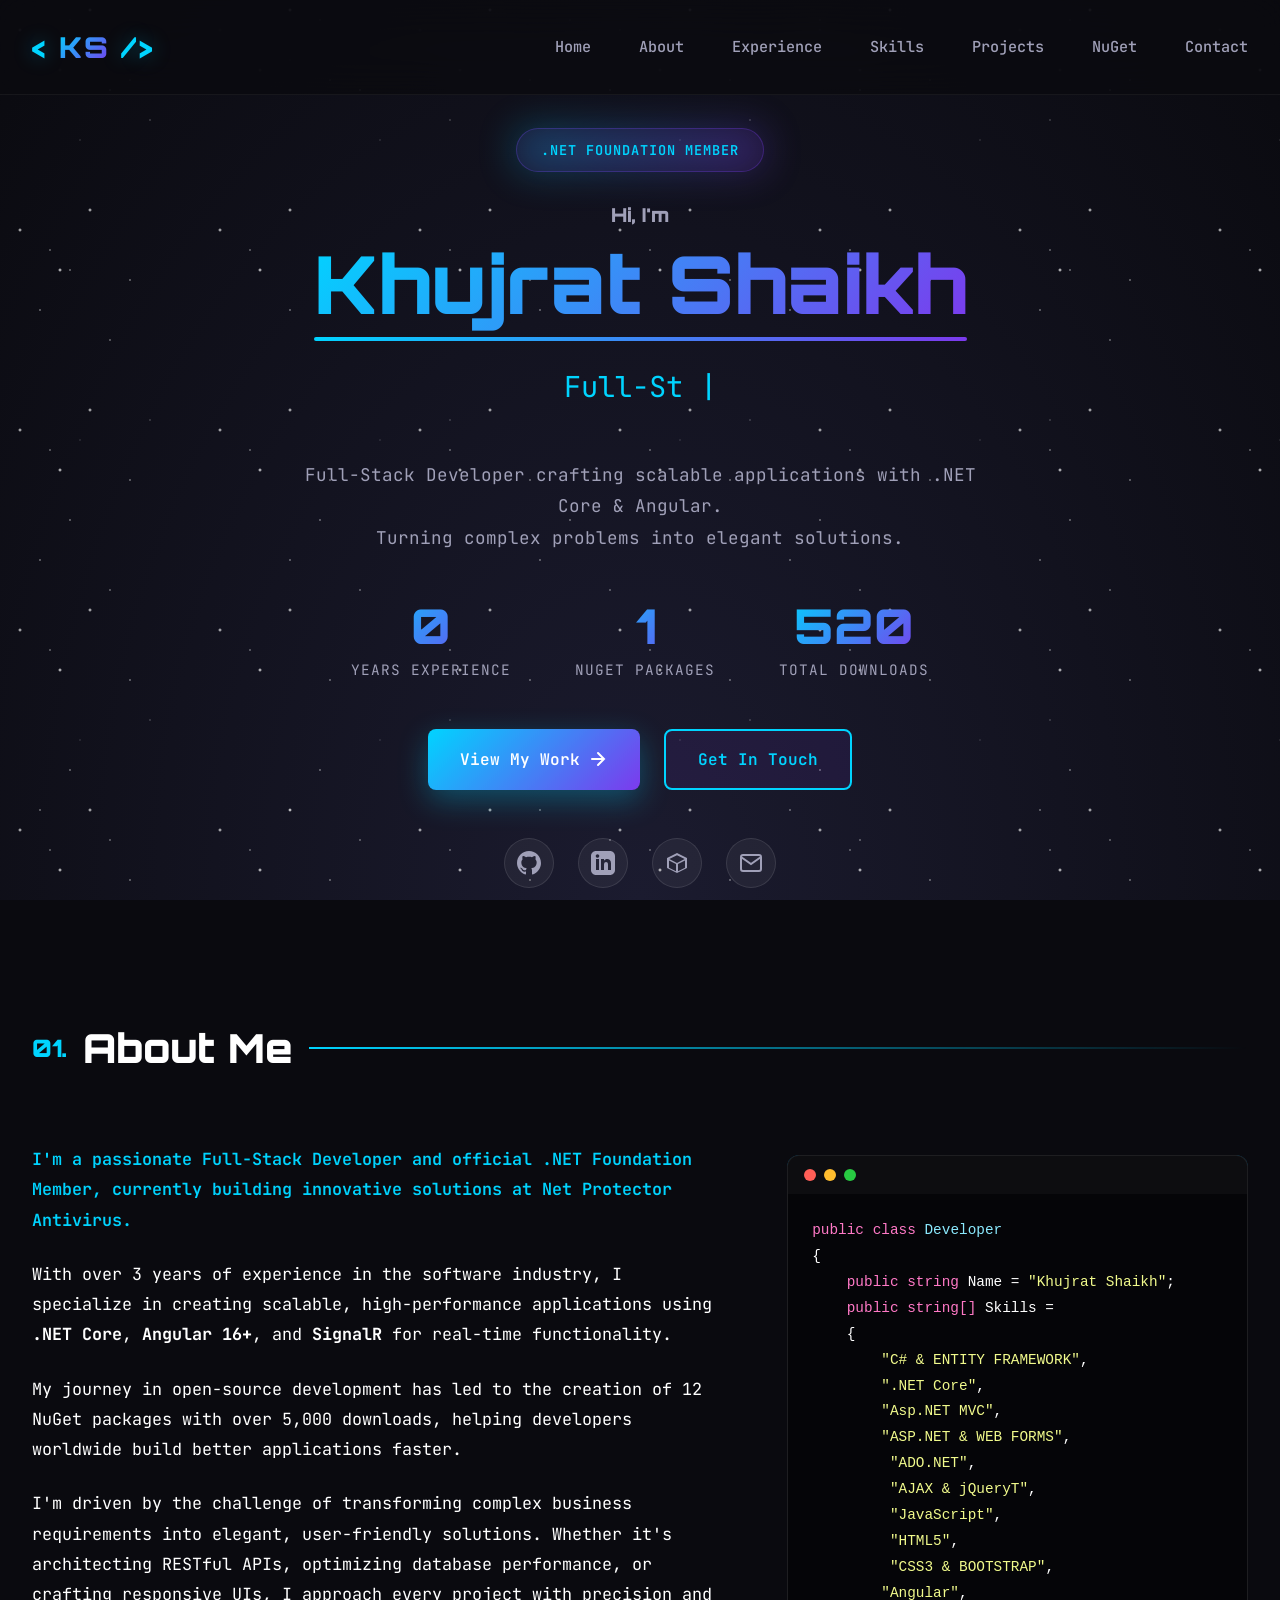
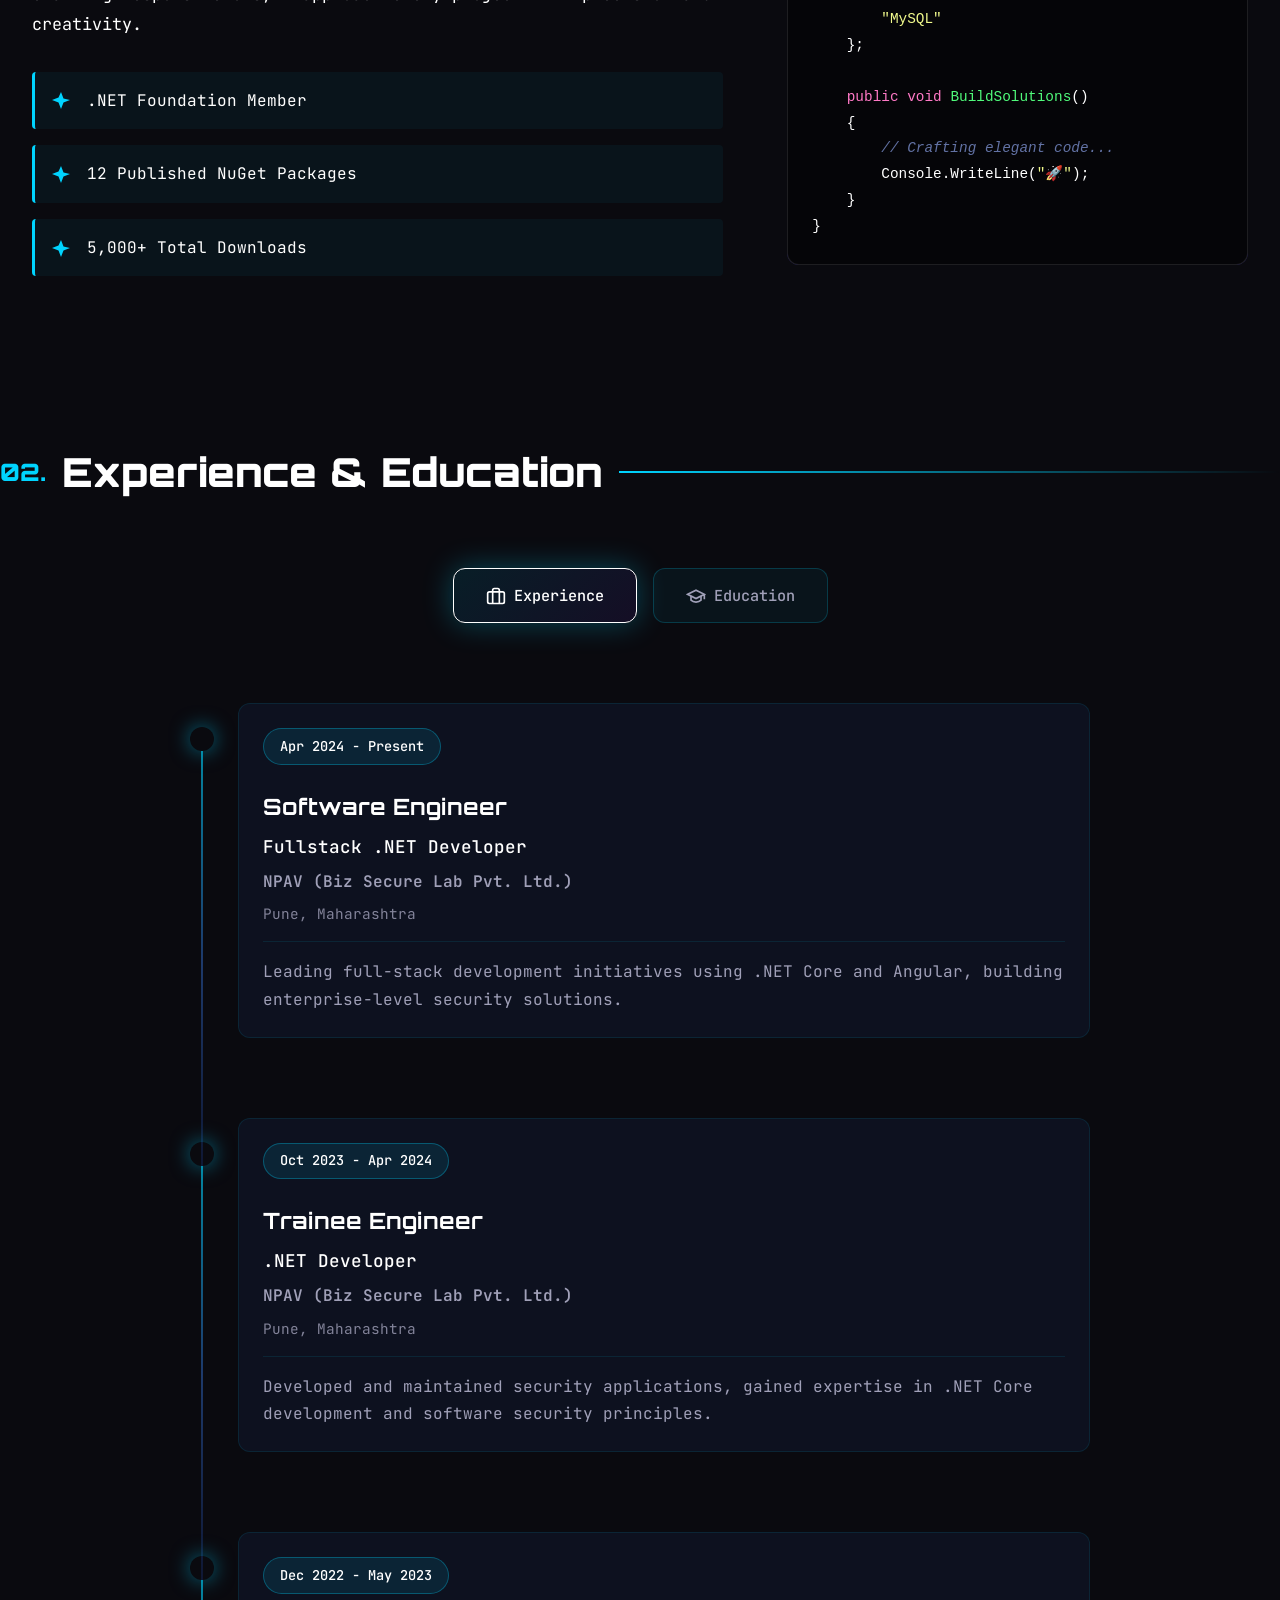
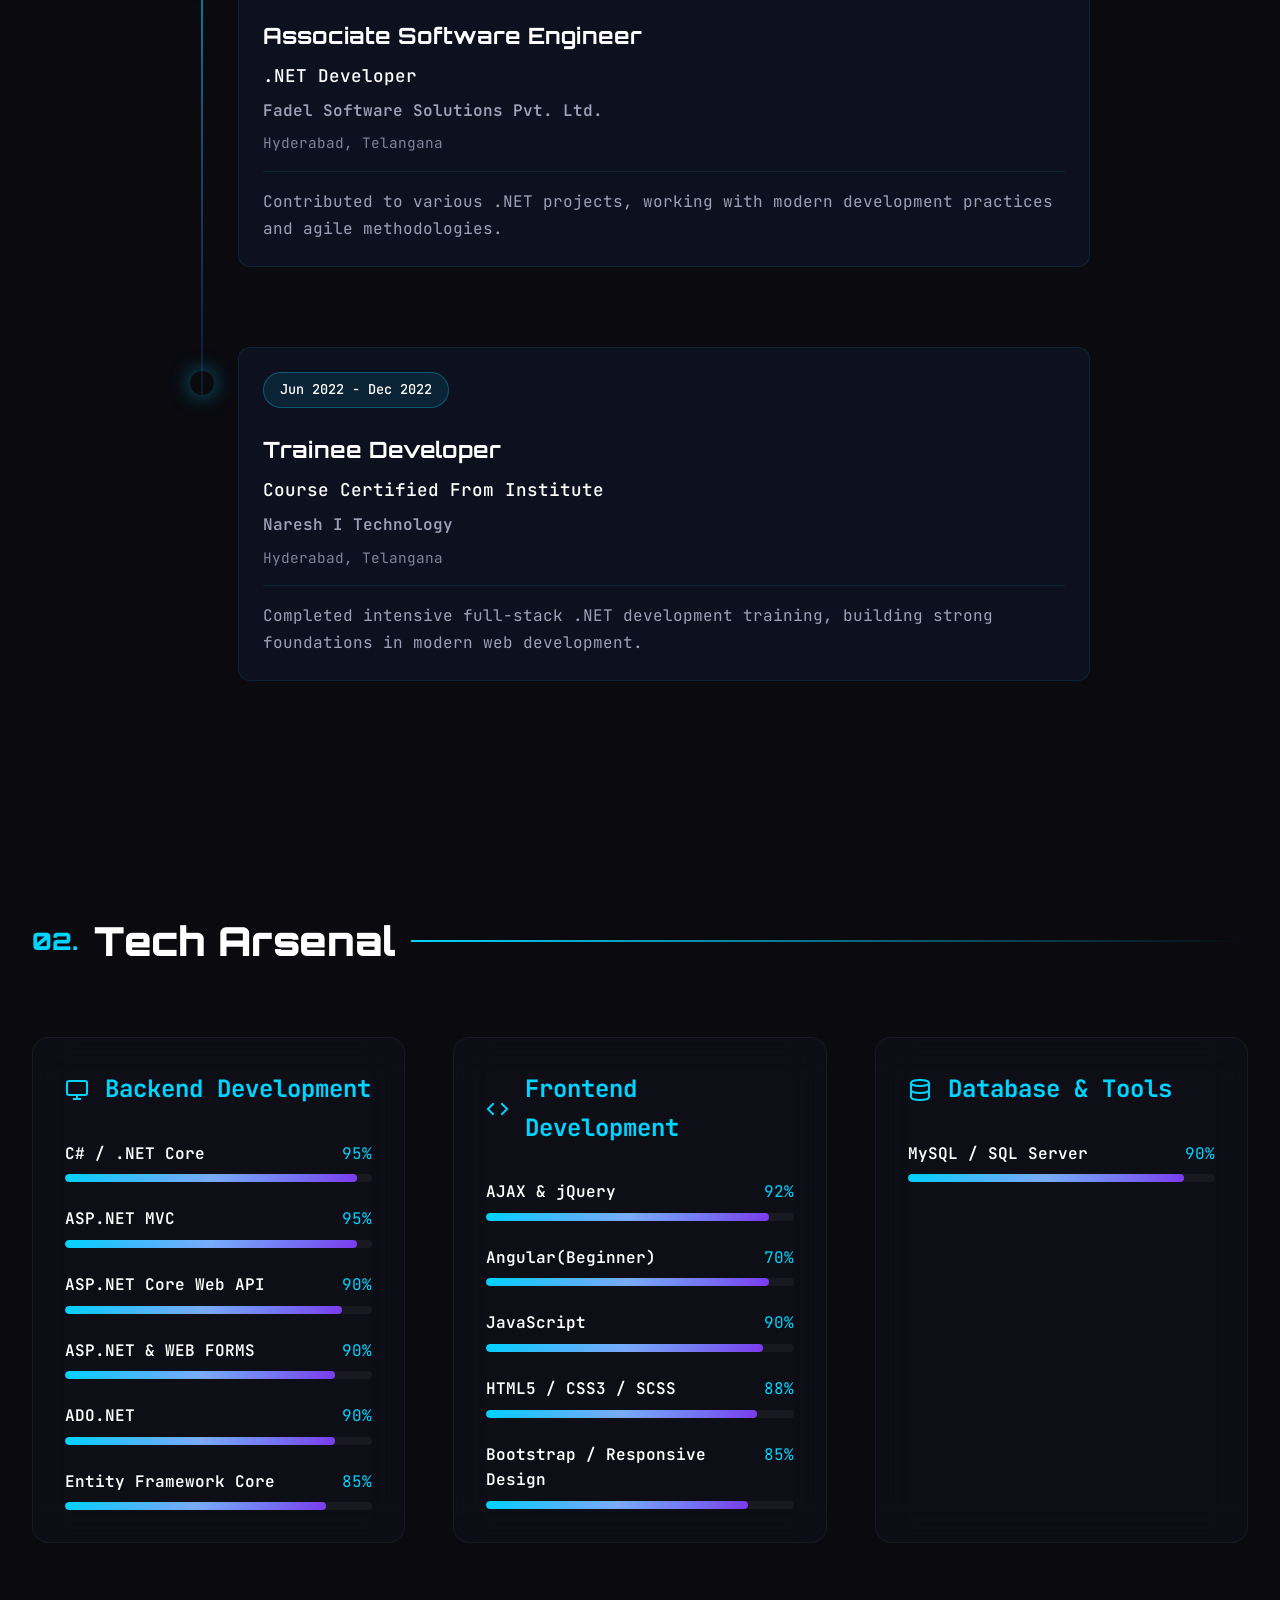
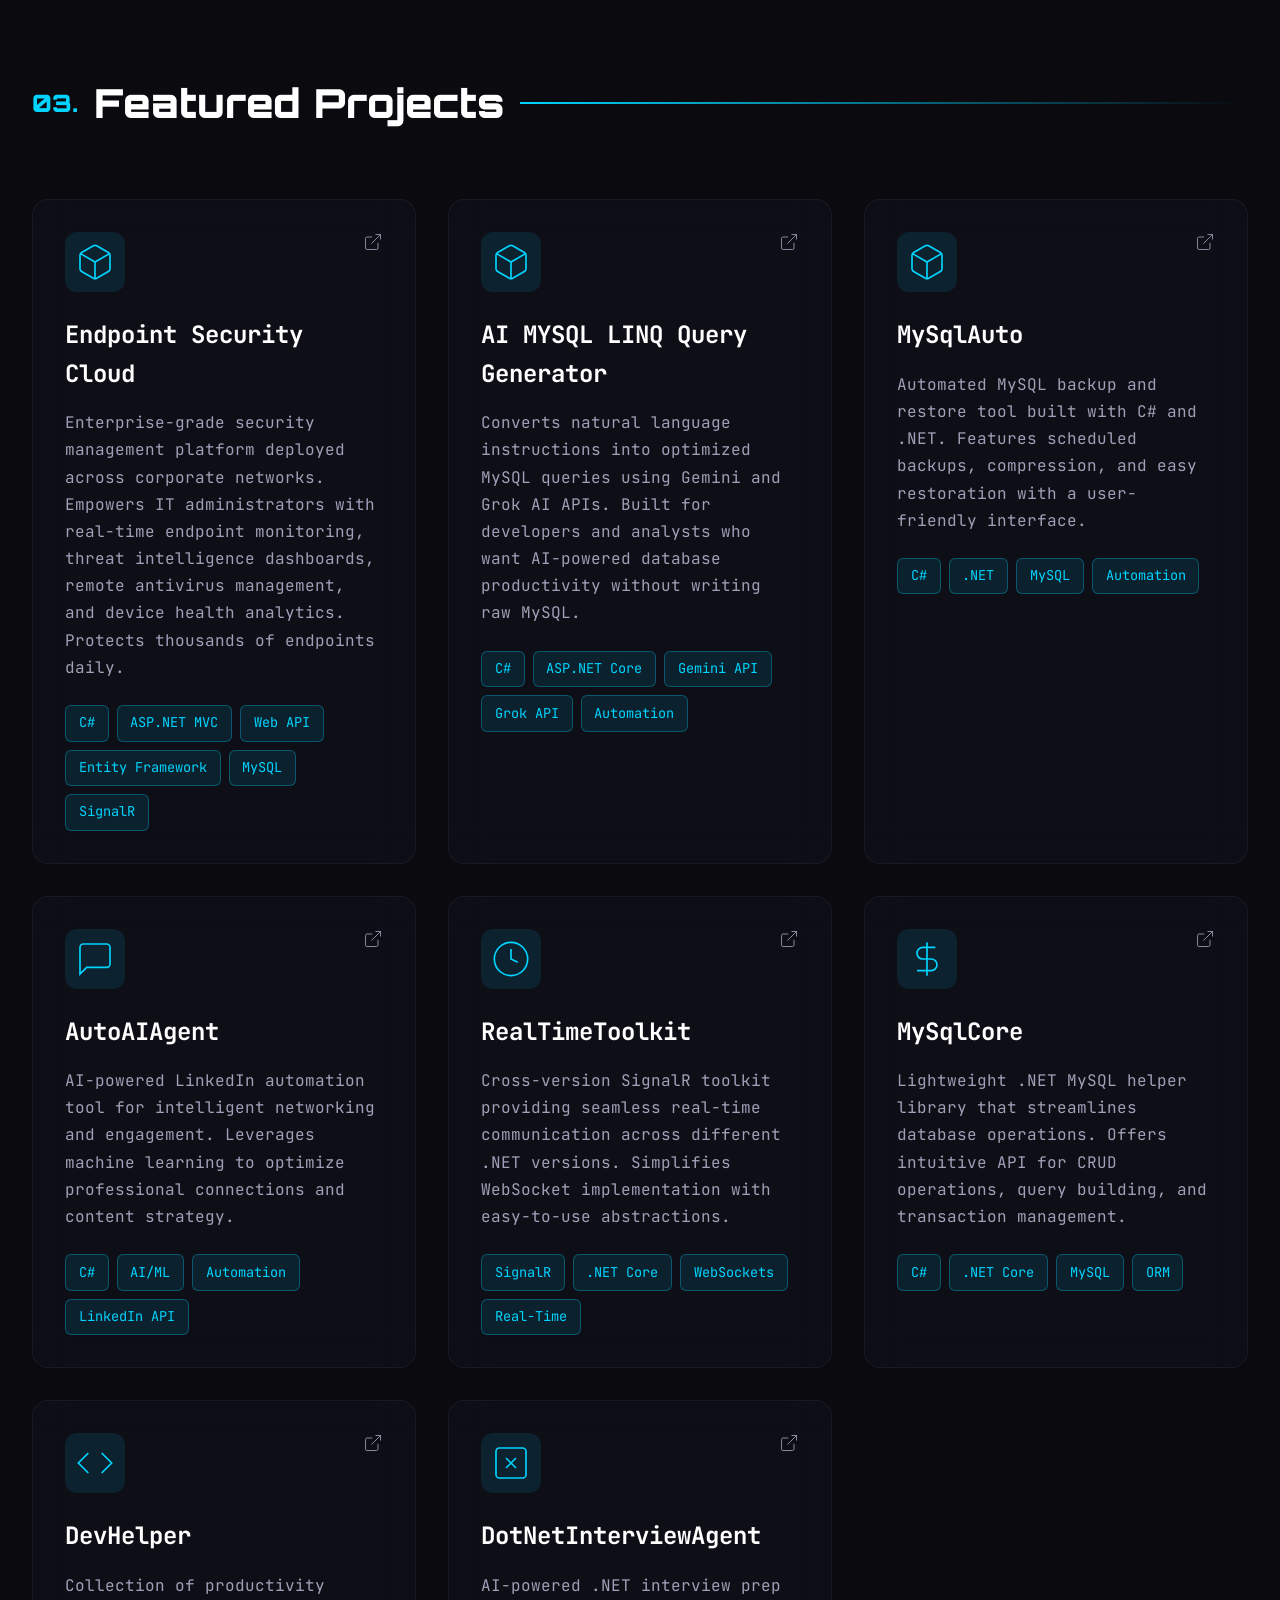
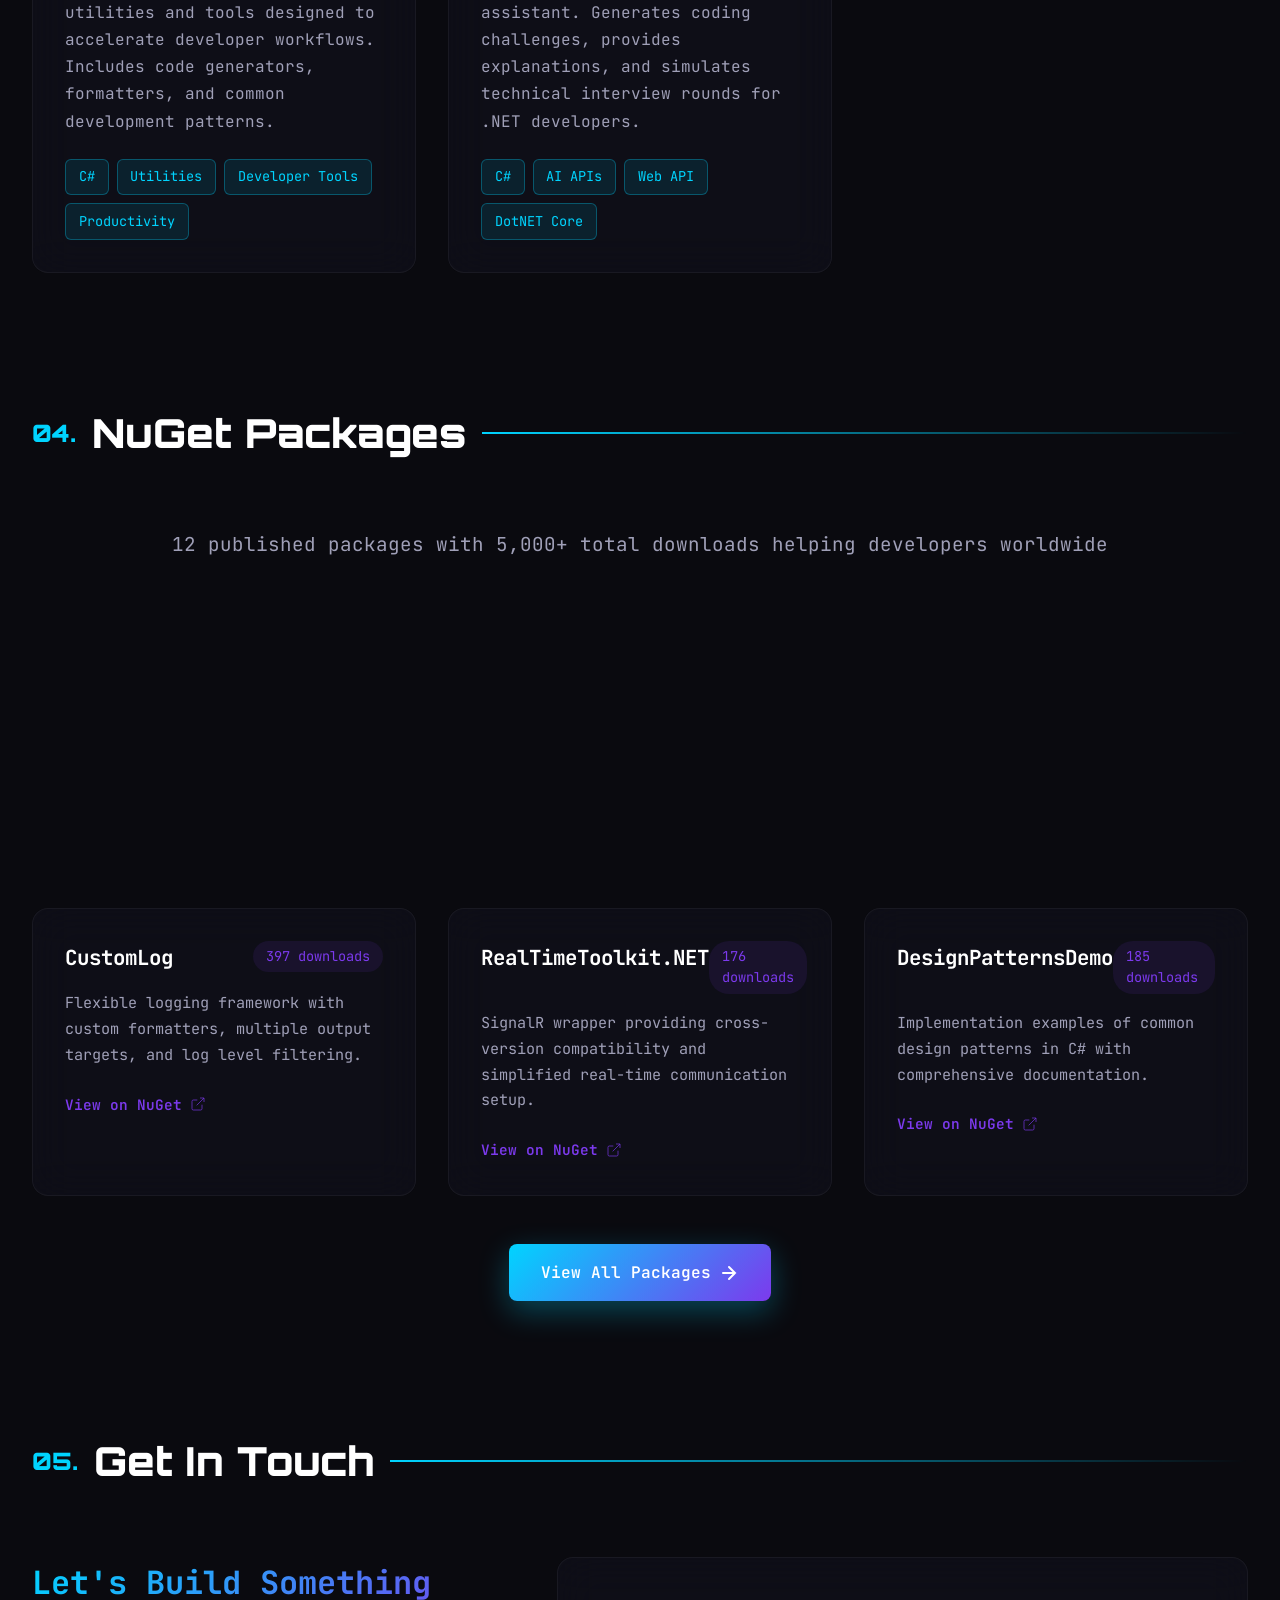
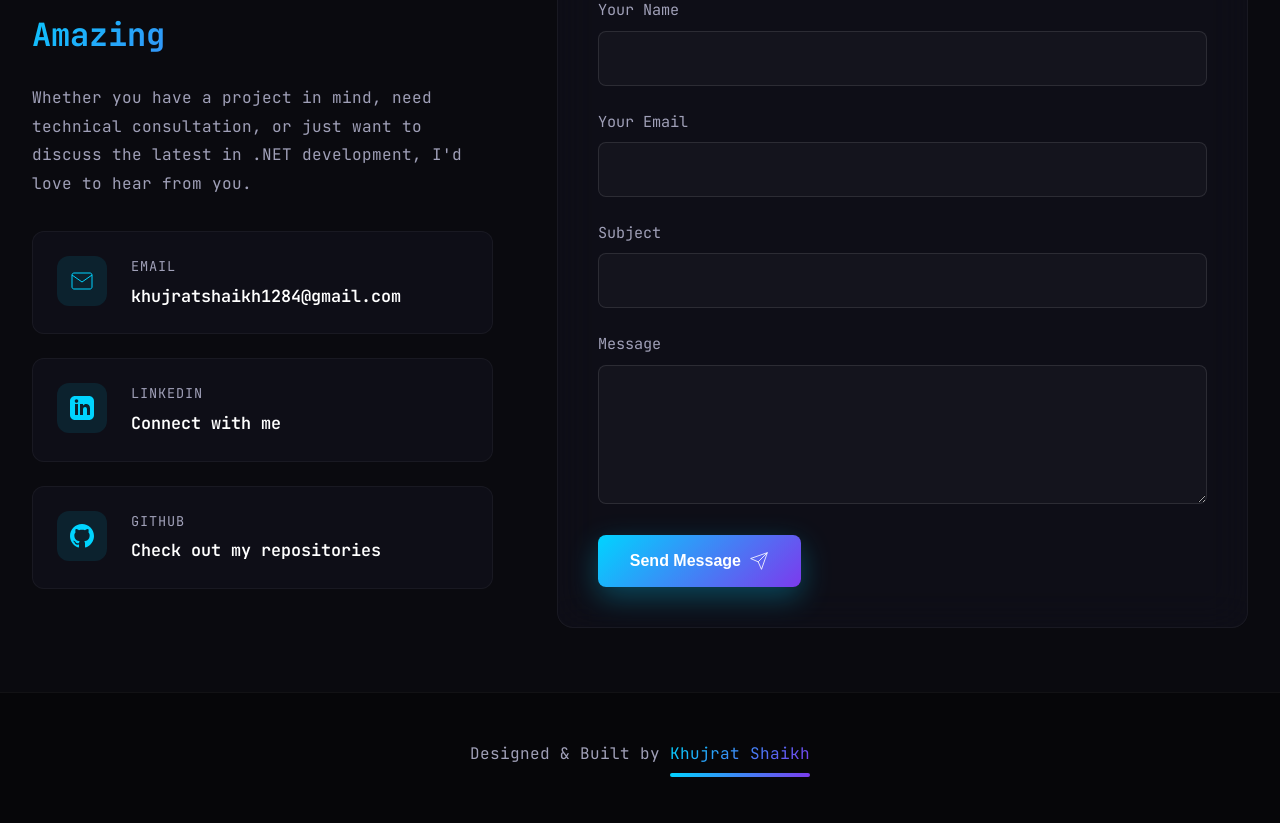
<file: index.html>
<!DOCTYPE html>
<html lang="en">
<head>
    <meta charset="UTF-8">
    <meta name="viewport" content="width=device-width, initial-scale=1.0">
    <title>Khujrat Shaikh | .NET Full-Stack Developer</title>
    <meta name="description" content="Official .NET Foundation Member | Full-Stack Developer specializing in .NET Core, Angular, and Real-Time Applications">
    <link rel="preconnect" href="https://fonts.googleapis.com">
    <link rel="preconnect" href="https://fonts.gstatic.com" crossorigin>
    <link href="https://fonts.googleapis.com/css2?family=Orbitron:wght@400;600;700;900&family=JetBrains+Mono:wght@300;400;500;600&display=swap" rel="stylesheet">
    <link rel="stylesheet" href="styles.css">
</head>
<body>
    <!-- Animated Background -->
    <div class="cosmic-bg">
        <div class="stars"></div>
        <div class="stars2"></div>
        <div class="stars3"></div>
        <canvas id="gridCanvas"></canvas>
    </div>

    <!-- Navigation -->
    <nav class="navbar" id="navbar">
        <div class="nav-container">
            <div class="logo">
                <span class="logo-bracket">&lt;</span>
                <span class="logo-text">KS</span>
                <span class="logo-bracket">/&gt;</span>
            </div>
            <ul class="nav-menu" id="navMenu">
                <li><a href="#home" class="nav-link">Home</a></li>
                <li><a href="#about" class="nav-link">About</a></li>
                <li><a href="#experience" class="nav-link">Experience</a></li>
                <li><a href="#skills" class="nav-link">Skills</a></li>
                <li><a href="#projects" class="nav-link">Projects</a></li>
                <li><a href="#packages" class="nav-link">NuGet</a></li>
                <li><a href="#contact" class="nav-link">Contact</a></li>
            </ul>
            <div class="hamburger" id="hamburger">
                <span></span>
                <span></span>
                <span></span>
            </div>
        </div>
    </nav>

    <!-- Hero Section -->
    <section id="home" class="hero">
        <div class="hero-content">
            <div class="hero-badge">
                <div class="badge-glow"></div>
                <span>.NET Foundation Member</span>
            </div>
            <h1 class="hero-title">
                <span class="greeting">Hi, I'm</span>
                <span class="name-wrapper">
                    <span class="gradient-text">Khujrat Shaikh</span>
                </span>
            </h1>
            <div class="typing-wrapper">
                <h2 class="hero-subtitle">
                    <span class="typed-text"></span>
                    <span class="cursor">|</span>
                </h2>
            </div>
            <p class="hero-description">
                Full-Stack Developer crafting scalable applications with .NET Core & Angular.
                <br>Turning complex problems into elegant solutions.
            </p>
            <div class="hero-stats">
                <div class="stat-item">
                    <div class="stat-number" data-target="3">0</div>
                    <div class="stat-label">Years Experience</div>
                </div>
                <div class="stat-item">
                    <div class="stat-number" data-target="12">0</div>
                    <div class="stat-label">NuGet Packages</div>
                </div>
                <div class="stat-item">
                    <div class="stat-number" data-target="5000">0</div>
                    <div class="stat-label">Total Downloads</div>
                </div>
            </div>
            <div class="hero-cta">
                <a href="#projects" class="btn btn-primary">
                    <span>View My Work</span>
                    <svg width="20" height="20" viewBox="0 0 20 20" fill="none">
                        <path d="M4 10h12M10 4l6 6-6 6" stroke="currentColor" stroke-width="2" stroke-linecap="round"/>
                    </svg>
                </a>
                <a href="#contact" class="btn btn-secondary">
                    <span>Get In Touch</span>
                </a>
            </div>
            <div class="social-links">
                <a href="https://github.com/khujrat17" target="_blank" class="social-icon" aria-label="GitHub">
                    <svg width="24" height="24" viewBox="0 0 24 24" fill="currentColor">
                        <path d="M12 0c-6.626 0-12 5.373-12 12 0 5.302 3.438 9.8 8.207 11.387.599.111.793-.261.793-.577v-2.234c-3.338.726-4.033-1.416-4.033-1.416-.546-1.387-1.333-1.756-1.333-1.756-1.089-.745.083-.729.083-.729 1.205.084 1.839 1.237 1.839 1.237 1.07 1.834 2.807 1.304 3.492.997.107-.775.418-1.305.762-1.604-2.665-.305-5.467-1.334-5.467-5.931 0-1.311.469-2.381 1.236-3.221-.124-.303-.535-1.524.117-3.176 0 0 1.008-.322 3.301 1.23.957-.266 1.983-.399 3.003-.404 1.02.005 2.047.138 3.006.404 2.291-1.552 3.297-1.23 3.297-1.23.653 1.653.242 2.874.118 3.176.77.84 1.235 1.911 1.235 3.221 0 4.609-2.807 5.624-5.479 5.921.43.372.823 1.102.823 2.222v3.293c0 .319.192.694.801.576 4.765-1.589 8.199-6.086 8.199-11.386 0-6.627-5.373-12-12-12z"/>
                    </svg>
                </a>
                <a href="https://www.linkedin.com/in/khujrat-shaikh-8823a5203/" target="_blank" class="social-icon" aria-label="LinkedIn">
                    <svg width="24" height="24" viewBox="0 0 24 24" fill="currentColor">
                        <path d="M19 0h-14c-2.761 0-5 2.239-5 5v14c0 2.761 2.239 5 5 5h14c2.762 0 5-2.239 5-5v-14c0-2.761-2.238-5-5-5zm-11 19h-3v-11h3v11zm-1.5-12.268c-.966 0-1.75-.79-1.75-1.764s.784-1.764 1.75-1.764 1.75.79 1.75 1.764-.783 1.764-1.75 1.764zm13.5 12.268h-3v-5.604c0-3.368-4-3.113-4 0v5.604h-3v-11h3v1.765c1.396-2.586 7-2.777 7 2.476v6.759z"/>
                    </svg>
                </a>
                <a href="https://www.nuget.org/profiles/Khujrat17" target="_blank" class="social-icon" aria-label="NuGet">
                    <svg width="24" height="24" viewBox="0 0 24 24" fill="currentColor">
                        <path d="M12 2L2 7v10l10 5 10-5V7L12 2zm0 2.18l7.7 3.85L12 11.88 4.3 8.03 12 4.18zM4 9.47l7 3.5v7.36l-7-3.5V9.47zm9 10.86v-7.36l7-3.5v7.36l-7 3.5z"/>
                    </svg>
                </a>
                <a href="mailto:khujratshaikh1284@gmail.com" class="social-icon" aria-label="Email">
                    <svg width="24" height="24" viewBox="0 0 24 24" fill="none" stroke="currentColor" stroke-width="2">
                        <path d="M4 4h16c1.1 0 2 .9 2 2v12c0 1.1-.9 2-2 2H4c-1.1 0-2-.9-2-2V6c0-1.1.9-2 2-2z"/>
                        <polyline points="22,6 12,13 2,6"/>
                    </svg>
                </a>
            </div>
        </div>
        <br>
    </section>

    <!-- About Section -->
    <section id="about" class="about">
        <div class="container">
            <h2 class="section-title">
                <span class="title-number">01.</span>
                <span class="title-text">About Me</span>
                <span class="title-line"></span>
            </h2>
            <div class="about-content">
                <div class="about-text">
                    <p class="highlight-text">
                        I'm a passionate Full-Stack Developer and official .NET Foundation Member, 
                        currently building innovative solutions at Net Protector Antivirus.
                    </p>
                    <p>
                        With over 3 years of experience in the software industry, I specialize in 
                        creating scalable, high-performance applications using <strong>.NET Core</strong>, 
                        <strong>Angular 16+</strong>, and <strong>SignalR</strong> for real-time functionality.
                    </p>
                    <p>
                        My journey in open-source development has led to the creation of 12 NuGet packages 
                        with over 5,000 downloads, helping developers worldwide build better applications faster.
                    </p>
                    <p>
                        I'm driven by the challenge of transforming complex business requirements into elegant, 
                        user-friendly solutions. Whether it's architecting RESTful APIs, optimizing database 
                        performance, or crafting responsive UIs, I approach every project with precision and creativity.
                    </p>
                    <div class="about-highlights">
                        <div class="highlight-item">
                            <svg width="20" height="20" viewBox="0 0 20 20" fill="none">
                                <path d="M10 2l2.5 6.5L19 10l-6.5 2.5L10 19l-2.5-6.5L1 10l6.5-2.5L10 2z" fill="currentColor"/>
                            </svg>
                            <span>.NET Foundation Member</span>
                        </div>
                        <div class="highlight-item">
                            <svg width="20" height="20" viewBox="0 0 20 20" fill="none">
                                <path d="M10 2l2.5 6.5L19 10l-6.5 2.5L10 19l-2.5-6.5L1 10l6.5-2.5L10 2z" fill="currentColor"/>
                            </svg>
                            <span>12 Published NuGet Packages</span>
                        </div>
                        <div class="highlight-item">
                            <svg width="20" height="20" viewBox="0 0 20 20" fill="none">
                                <path d="M10 2l2.5 6.5L19 10l-6.5 2.5L10 19l-2.5-6.5L1 10l6.5-2.5L10 2z" fill="currentColor"/>
                            </svg>
                            <span>5,000+ Total Downloads</span>
                        </div>
                    </div>
                </div>
                <div class="about-image">
                    <div class="image-wrapper">
                        <div class="image-glow"></div>
                        <div class="code-snippet">
                            <div class="code-header">
                                <span class="code-dot red"></span>
                                <span class="code-dot yellow"></span>
                                <span class="code-dot green"></span>
                            </div>
                            <pre class="code-content"><code><span class="code-keyword">public class</span> <span class="code-class">Developer</span>
{
    <span class="code-keyword">public string</span> Name = <span class="code-string">"Khujrat Shaikh"</span>;
    <span class="code-keyword">public string[]</span> Skills = 
    {
        <span class="code-string">"C# & ENTITY FRAMEWORK"</span>,
        <span class="code-string">".NET Core"</span>,
        <span class="code-string">"Asp.NET MVC"</span>,
        <span class="code-string">"ASP.NET & WEB FORMS"</span>,
         <span class="code-string">"ADO.NET"</span>,
         <span class="code-string">"AJAX & jQueryT"</span>,
         <span class="code-string">"JavaScript"</span>,
         <span class="code-string">"HTML5"</span>,
         <span class="code-string">"CSS3 & BOOTSTRAP"</span>,
        <span class="code-string">"Angular"</span>,
        <span class="code-string">"MySQL"</span>
    };
    
    <span class="code-keyword">public void</span> <span class="code-method">BuildSolutions</span>()
    {
        <span class="code-comment">// Crafting elegant code...</span>
        Console.WriteLine(<span class="code-string">"🚀"</span>);
    }
}</code></pre>
                        </div>
                    </div>
                </div>
            </div>
        </div>
    </section>

<!-- Education & Experience Section -->
    <section id="experience" class="experience">
        <div class="container">
            <h2 class="section-title">
                <span class="title-number">02.</span>
                <span class="title-text">Experience & Education</span>
                <span class="title-line"></span>
            </h2>
            
            <!-- Tab Navigation -->
            <div class="tab-navigation">
                <button class="tab-btn active" data-tab="tab-1">
                    <svg width="20" height="20" viewBox="0 0 24 24" fill="none" stroke="currentColor">
                        <rect x="2" y="7" width="20" height="14" rx="2" ry="2"/>
                        <path d="M16 21V5a2 2 0 0 0-2-2h-4a2 2 0 0 0-2 2v16"/>
                    </svg>
                    Experience
                </button>
                <button class="tab-btn" data-tab="tab-2">
                    <svg width="20" height="20" viewBox="0 0 24 24" fill="none" stroke="currentColor">
                        <path d="M22 10v6M2 10l10-5 10 5-10 5z"/>
                        <path d="M6 12v5c3 3 9 3 12 0v-5"/>
                    </svg>
                    Education
                </button>
            </div>

            <!-- Tab Content -->
            <div class="tab-content">
                <!-- Experience Tab -->
                <div id="tab-1" class="tab-pane fade show active">
                    <div class="timeline-grid">
                        <div class="timeline-item">
                            <div class="timeline-marker"></div>
                            <div class="timeline-content">
                                <div class="timeline-date">Apr 2024 - Present</div>
                                <h4 class="timeline-title">Software Engineer</h4>
                                <h5 class="timeline-subtitle">Fullstack .NET Developer</h5>
                                <h6 class="timeline-company">NPAV (Biz Secure Lab Pvt. Ltd.)</h6>
                                <p class="timeline-location">Pune, Maharashtra</p>
                                <div class="timeline-description">
                                    <p>Leading full-stack development initiatives using .NET Core and Angular, building enterprise-level security solutions.</p>
                                </div>
                            </div>
                        </div>

                        <div class="timeline-item">
                            <div class="timeline-marker"></div>
                            <div class="timeline-content">
                                <div class="timeline-date">Oct 2023 - Apr 2024</div>
                                <h4 class="timeline-title">Trainee Engineer</h4>
                                <h5 class="timeline-subtitle">.NET Developer</h5>
                                <h6 class="timeline-company">NPAV (Biz Secure Lab Pvt. Ltd.)</h6>
                                <p class="timeline-location">Pune, Maharashtra</p>
                                <div class="timeline-description">
                                    <p>Developed and maintained security applications, gained expertise in .NET Core development and software security principles.</p>
                                </div>
                            </div>
                        </div>

                        <div class="timeline-item">
                            <div class="timeline-marker"></div>
                            <div class="timeline-content">
                                <div class="timeline-date">Dec 2022 - May 2023</div>
                                <h4 class="timeline-title">Associate Software Engineer</h4>
                                <h5 class="timeline-subtitle">.NET Developer</h5>
                                <h6 class="timeline-company">Fadel Software Solutions Pvt. Ltd.</h6>
                                <p class="timeline-location">Hyderabad, Telangana</p>
                                <div class="timeline-description">
                                    <p>Contributed to various .NET projects, working with modern development practices and agile methodologies.</p>
                                </div>
                            </div>
                        </div>

                        <div class="timeline-item">
                            <div class="timeline-marker"></div>
                            <div class="timeline-content">
                                <div class="timeline-date">Jun 2022 - Dec 2022</div>
                                <h4 class="timeline-title">Trainee Developer</h4>
                                <h5 class="timeline-subtitle">Course Certified From Institute</h5>
                                <h6 class="timeline-company">Naresh I Technology</h6>
                                <p class="timeline-location">Hyderabad, Telangana</p>
                                <div class="timeline-description">
                                    <p>Completed intensive full-stack .NET development training, building strong foundations in modern web development.</p>
                                </div>
                            </div>
                        </div>
                    </div>
                </div>

                <!-- Education Tab -->
                <div id="tab-2" class="tab-pane fade">
                    <div class="timeline-grid">
                        <div class="timeline-item">
                            <div class="timeline-marker"></div>
                            <div class="timeline-content">
                                <div class="timeline-date">Jun 2022 - Dec 2022</div>
                                <h4 class="timeline-title">.NET Full Stack Developer Course</h4>
                                <h6 class="timeline-company">Naresh I Technology</h6>
                                <p class="timeline-location">Hyderabad, Telangana</p>
                                <div class="timeline-description">
                                    <p>Comprehensive training in .NET Core, Angular, SQL Server, and modern web development practices.</p>
                                </div>
                            </div>
                        </div>

                        <div class="timeline-item">
                            <div class="timeline-marker"></div>
                            <div class="timeline-content">
                                <div class="timeline-date">2019 - 2022</div>
                                <h4 class="timeline-title">BCA (Bachelor of Computer Application)</h4>
                                <h5 class="timeline-subtitle">Computer Science</h5>
                                <div class="timeline-grade">83.80%</div>
                                <h6 class="timeline-company">Pune University</h6>
                                <p class="timeline-location">AKIMSS Institute, Solapur</p>
                                <div class="timeline-description">
                                    <p>Strong academic foundation in computer science, software engineering, and programming fundamentals.</p>
                                </div>
                            </div>
                        </div>

                        <div class="timeline-item">
                            <div class="timeline-marker"></div>
                            <div class="timeline-content">
                                <div class="timeline-date">2017 - 2019</div>
                                <h4 class="timeline-title">HSC (Higher Secondary Certificate)</h4>
                                <h5 class="timeline-subtitle">Science (PCM)</h5>
                                <div class="timeline-grade">69.69%</div>
                                <h6 class="timeline-company">Maharashtra State Board</h6>
                                <p class="timeline-location">SSA Junior College of Science, Solapur</p>
                                <div class="timeline-description">
                                    <p>Specialized in Physics, Chemistry, and Mathematics, building analytical and problem-solving skills.</p>
                                </div>
                            </div>
                        </div>

                        <div class="timeline-item">
                            <div class="timeline-marker"></div>
                            <div class="timeline-content">
                                <div class="timeline-date">2015 - 2017</div>
                                <h4 class="timeline-title">SSC (Secondary School Certificate)</h4>
                                <div class="timeline-grade">84.80%</div>
                                <h6 class="timeline-company">Maharashtra State Board</h6>
                                <p class="timeline-location">SSB High School, Solapur</p>
                                <div class="timeline-description">
                                    <p>Completed secondary education with excellent academic performance across all subjects.</p>
                                </div>
                            </div>
                        </div>
                    </div>
                </div>
            </div>
        </div>
    </section>


    <!-- Skills Section -->
    <section id="skills" class="skills">
        <div class="container">
            <h2 class="section-title">
                <span class="title-number">02.</span>
                <span class="title-text">Tech Arsenal</span>
                <span class="title-line"></span>
            </h2>
            <div class="skills-grid">
                <div class="skill-category" data-category="backend">
                    <h3 class="category-title">
                        <svg width="24" height="24" viewBox="0 0 24 24" fill="none" stroke="currentColor">
                            <rect x="2" y="3" width="20" height="14" rx="2" ry="2"/>
                            <line x1="8" y1="21" x2="16" y2="21"/>
                            <line x1="12" y1="17" x2="12" y2="21"/>
                        </svg>
                        Backend Development
                    </h3>
                    <div class="skills-list">
                        <div class="skill-item" data-level="95">
                            <div class="skill-info">
                                <span class="skill-name">C# / .NET Core</span>
                                <span class="skill-percent">95%</span>
                            </div>
                            <div class="skill-bar">
                                <div class="skill-progress"></div>
                            </div>
                        </div>
                        <div class="skill-item" data-level="95">
                            <div class="skill-info">
                                <span class="skill-name">ASP.NET MVC</span>
                                <span class="skill-percent">95%</span>
                            </div>
                            <div class="skill-bar">
                                <div class="skill-progress"></div>
                            </div>
                        </div>
                        <div class="skill-item" data-level="90">
                            <div class="skill-info">
                                <span class="skill-name">ASP.NET Core Web API</span>
                                <span class="skill-percent">90%</span>
                            </div>
                            <div class="skill-bar">
                                <div class="skill-progress"></div>
                            </div>
                        </div>
                        <div class="skill-item" data-level="88">
                            <div class="skill-info">
                                <span class="skill-name">ASP.NET & WEB FORMS</span>
                                <span class="skill-percent">90%</span>
                            </div>
                            <div class="skill-bar">
                                <div class="skill-progress"></div>
                            </div>
                        </div>
                          <div class="skill-item" data-level="88">
                            <div class="skill-info">
                                <span class="skill-name">ADO.NET</span>
                                <span class="skill-percent">90%</span>
                            </div>
                            <div class="skill-bar">
                                <div class="skill-progress"></div>
                            </div>
                        </div>
                        <div class="skill-item" data-level="85">
                            <div class="skill-info">
                                <span class="skill-name">Entity Framework Core</span>
                                <span class="skill-percent">85%</span>
                            </div>
                            <div class="skill-bar">
                                <div class="skill-progress"></div>
                            </div>
                        </div>
                    </div>
                </div>

                <div class="skill-category" data-category="frontend">
                    <h3 class="category-title">
                        <svg width="24" height="24" viewBox="0 0 24 24" fill="none" stroke="currentColor">
                            <polyline points="16 18 22 12 16 6"/>
                            <polyline points="8 6 2 12 8 18"/>
                        </svg>
                        Frontend Development
                    </h3>
                    <div class="skills-list">
                           <div class="skill-item" data-level="92">
                            <div class="skill-info">
                                <span class="skill-name">AJAX & jQuery</span>
                                <span class="skill-percent">92%</span>
                            </div>
                            <div class="skill-bar">
                                <div class="skill-progress"></div>
                            </div>
                        </div>
                        <div class="skill-item" data-level="92">
                            <div class="skill-info">
                                <span class="skill-name">Angular(Beginner)</span>
                                <span class="skill-percent">70%</span>
                            </div>
                            <div class="skill-bar">
                                <div class="skill-progress"></div>
                            </div>
                        </div>
                        <div class="skill-item" data-level="90">
                            <div class="skill-info">
                                <span class="skill-name">JavaScript</span>
                                <span class="skill-percent">90%</span>
                            </div>
                            <div class="skill-bar">
                                <div class="skill-progress"></div>
                            </div>
                        </div>
                        <div class="skill-item" data-level="88">
                            <div class="skill-info">
                                <span class="skill-name">HTML5 / CSS3 / SCSS</span>
                                <span class="skill-percent">88%</span>
                            </div>
                            <div class="skill-bar">
                                <div class="skill-progress"></div>
                            </div>
                        </div>
                        <div class="skill-item" data-level="85">
                            <div class="skill-info">
                                <span class="skill-name">Bootstrap / Responsive Design</span>
                                <span class="skill-percent">85%</span>
                            </div>
                            <div class="skill-bar">
                                <div class="skill-progress"></div>
                            </div>
                        </div>
                    </div>
                </div>

                <div class="skill-category" data-category="database">
                    <h3 class="category-title">
                        <svg width="24" height="24" viewBox="0 0 24 24" fill="none" stroke="currentColor">
                            <ellipse cx="12" cy="5" rx="9" ry="3"/>
                            <path d="M21 12c0 1.66-4 3-9 3s-9-1.34-9-3"/>
                            <path d="M3 5v14c0 1.66 4 3 9 3s9-1.34 9-3V5"/>
                        </svg>
                        Database & Tools
                    </h3>
                    <div class="skills-list">
                        <div class="skill-item" data-level="90">
                            <div class="skill-info">
                                <span class="skill-name">MySQL / SQL Server</span>
                                <span class="skill-percent">90%</span>
                            </div>
                            <div class="skill-bar">
                                <div class="skill-progress"></div>
                            </div>
                        </div>
                        <div class="skill-item" data-level="85">
                            <div class="skill-info">
                                <span class="skill-name">Git / GitHub</span>
                                <span class="skill-percent">85%</span>
                            </div>
                            <div class="skill-bar">
                                <div class="skill-progress"></div>
                            </div>
                        </div>
                        <div class="skill-item" data-level="82">
                            <div class="skill-info">
                                <span class="skill-name">RESTful API Design</span>
                                <span class="skill-percent">82%</span>
                            </div>
                            <div class="skill-bar">
                                <div class="skill-progress"></div>
                            </div>
                        </div>
                        <div class="skill-item" data-level="80">
                            <div class="skill-info">
                                <span class="skill-name">Postman / API Testing</span>
                                <span class="skill-percent">80%</span>
                            </div>
                            <div class="skill-bar">
                                <div class="skill-progress"></div>
                            </div>
                        </div>
                    </div>
                </div>
            </div>
        </div>
    </section>

    <!-- Projects Section -->
    <section id="projects" class="projects">
        <div class="container">
            <h2 class="section-title">
                <span class="title-number">03.</span>
                <span class="title-text">Featured Projects</span>
                <span class="title-line"></span>
            </h2>
            <div class="projects-grid">
                <!-- Project 1 -->
                    <div class="project-card">
                    <div class="project-header">
                        <div class="project-icon">
                            <svg width="40" height="40" viewBox="0 0 24 24" fill="none" stroke="currentColor">
                                <path d="M21 16V8a2 2 0 0 0-1-1.73l-7-4a2 2 0 0 0-2 0l-7 4A2 2 0 0 0 3 8v8a2 2 0 0 0 1 1.73l7 4a2 2 0 0 0 2 0l7-4A2 2 0 0 0 21 16z"/>
                                <polyline points="3.27 6.96 12 12.01 20.73 6.96"/>
                                <line x1="12" y1="22.08" x2="12" y2="12"/>
                            </svg>
                        </div>
                        
                        <a href="https://epsweb.adminconsole.net" target="_blank" class="project-link">
                            <svg width="20" height="20" viewBox="0 0 24 24" fill="none" stroke="currentColor">
                                <path d="M18 13v6a2 2 0 0 1-2 2H5a2 2 0 0 1-2-2V8a2 2 0 0 1 2-2h6"/>
                                <polyline points="15 3 21 3 21 9"/>
                                <line x1="10" y1="14" x2="21" y2="3"/>
                            </svg>
                        </a>
                    </div>
                    <h3 class="project-title">Endpoint Security Cloud</h3>
                    <p class="project-description">
                        Enterprise-grade security management platform deployed across corporate networks. Empowers IT administrators with real-time endpoint monitoring, threat intelligence dashboards, remote antivirus management, and device health analytics. Protects thousands of endpoints daily.
                    <div class="project-tags">
                        <span class="tag">C#</span>
                        <span class="tag">ASP.NET MVC</span>
                          <span class="tag">Web API</span>
                            <span class="tag">Entity Framework</span>
                        <span class="tag">MySQL</span>
                        <span class="tag">SignalR</span>
                    </div>

                </div>
                  <div class="project-card">
                    <div class="project-header">
                        <div class="project-icon">
                            <svg width="40" height="40" viewBox="0 0 24 24" fill="none" stroke="currentColor">
                                <path d="M21 16V8a2 2 0 0 0-1-1.73l-7-4a2 2 0 0 0-2 0l-7 4A2 2 0 0 0 3 8v8a2 2 0 0 0 1 1.73l7 4a2 2 0 0 0 2 0l7-4A2 2 0 0 0 21 16z"/>
                                <polyline points="3.27 6.96 12 12.01 20.73 6.96"/>
                                <line x1="12" y1="22.08" x2="12" y2="12"/>
                            </svg>
                        </div>
                        <a href="https://github.com/khujrat17/MySqlAuto" target="_blank" class="project-link">
                            <svg width="20" height="20" viewBox="0 0 24 24" fill="none" stroke="currentColor">
                                <path d="M18 13v6a2 2 0 0 1-2 2H5a2 2 0 0 1-2-2V8a2 2 0 0 1 2-2h6"/>
                                <polyline points="15 3 21 3 21 9"/>
                                <line x1="10" y1="14" x2="21" y2="3"/>
                            </svg>
                        </a>
                    </div>
                    <h3 class="project-title">AI MYSQL LINQ Query Generator</h3>
                    <p class="project-description">
                        Converts natural language instructions into optimized MySQL queries using Gemini and Grok AI APIs. Built for developers and analysts who want AI-powered database productivity without writing raw MySQL.
                    </p>
                    <div class="project-tags">
                        <span class="tag">C#</span>
                        <span class="tag">ASP.NET Core</span>
                        <span class="tag">Gemini API</span>
                          <span class="tag">Grok API</span>
                        <span class="tag">Automation</span>
                    </div>
                </div>
                <div class="project-card">
                    <div class="project-header">
                        <div class="project-icon">
                            <svg width="40" height="40" viewBox="0 0 24 24" fill="none" stroke="currentColor">
                                <path d="M21 16V8a2 2 0 0 0-1-1.73l-7-4a2 2 0 0 0-2 0l-7 4A2 2 0 0 0 3 8v8a2 2 0 0 0 1 1.73l7 4a2 2 0 0 0 2 0l7-4A2 2 0 0 0 21 16z"/>
                                <polyline points="3.27 6.96 12 12.01 20.73 6.96"/>
                                <line x1="12" y1="22.08" x2="12" y2="12"/>
                            </svg>
                        </div>
                        <a href="https://github.com/khujrat17/MySqlAuto" target="_blank" class="project-link">
                            <svg width="20" height="20" viewBox="0 0 24 24" fill="none" stroke="currentColor">
                                <path d="M18 13v6a2 2 0 0 1-2 2H5a2 2 0 0 1-2-2V8a2 2 0 0 1 2-2h6"/>
                                <polyline points="15 3 21 3 21 9"/>
                                <line x1="10" y1="14" x2="21" y2="3"/>
                            </svg>
                        </a>
                    </div>
                    <h3 class="project-title">MySqlAuto</h3>
                    <p class="project-description">
                        Automated MySQL backup and restore tool built with C# and .NET. 
                        Features scheduled backups, compression, and easy restoration with a user-friendly interface.
                    </p>
                    <div class="project-tags">
                        <span class="tag">C#</span>
                        <span class="tag">.NET</span>
                        <span class="tag">MySQL</span>
                        <span class="tag">Automation</span>
                    </div>
                </div>

                <!-- Project 2 -->
                <div class="project-card">
                    <div class="project-header">
                        <div class="project-icon">
                            <svg width="40" height="40" viewBox="0 0 24 24" fill="none" stroke="currentColor">
                                <path d="M21 15a2 2 0 0 1-2 2H7l-4 4V5a2 2 0 0 1 2-2h14a2 2 0 0 1 2 2z"/>
                            </svg>
                        </div>
                        <a href="https://github.com/khujrat17/AutoAIAgent" target="_blank" class="project-link">
                            <svg width="20" height="20" viewBox="0 0 24 24" fill="none" stroke="currentColor">
                                <path d="M18 13v6a2 2 0 0 1-2 2H5a2 2 0 0 1-2-2V8a2 2 0 0 1 2-2h6"/>
                                <polyline points="15 3 21 3 21 9"/>
                                <line x1="10" y1="14" x2="21" y2="3"/>
                            </svg>
                        </a>
                    </div>
                    <h3 class="project-title">AutoAIAgent</h3>
                    <p class="project-description">
                        AI-powered LinkedIn automation tool for intelligent networking and engagement. 
                        Leverages machine learning to optimize professional connections and content strategy.
                    </p>
                    <div class="project-tags">
                        <span class="tag">C#</span>
                        <span class="tag">AI/ML</span>
                        <span class="tag">Automation</span>
                        <span class="tag">LinkedIn API</span>
                    </div>
                </div>

                <!-- Project 3 -->
                <div class="project-card">
                    <div class="project-header">
                        <div class="project-icon">
                            <svg width="40" height="40" viewBox="0 0 24 24" fill="none" stroke="currentColor">
                                <circle cx="12" cy="12" r="10"/>
                                <polyline points="12 6 12 12 16 14"/>
                            </svg>
                        </div>
                        <a href="https://github.com/khujrat17/RealTimeToolkit" target="_blank" class="project-link">
                            <svg width="20" height="20" viewBox="0 0 24 24" fill="none" stroke="currentColor">
                                <path d="M18 13v6a2 2 0 0 1-2 2H5a2 2 0 0 1-2-2V8a2 2 0 0 1 2-2h6"/>
                                <polyline points="15 3 21 3 21 9"/>
                                <line x1="10" y1="14" x2="21" y2="3"/>
                            </svg>
                        </a>
                    </div>
                    <h3 class="project-title">RealTimeToolkit</h3>
                    <p class="project-description">
                        Cross-version SignalR toolkit providing seamless real-time communication across different .NET versions. 
                        Simplifies WebSocket implementation with easy-to-use abstractions.
                    </p>
                    <div class="project-tags">
                        <span class="tag">SignalR</span>
                        <span class="tag">.NET Core</span>
                        <span class="tag">WebSockets</span>
                        <span class="tag">Real-Time</span>
                    </div>
                </div>

                <!-- Project 4 -->
                <div class="project-card">
                    <div class="project-header">
                        <div class="project-icon">
                            <svg width="40" height="40" viewBox="0 0 24 24" fill="none" stroke="currentColor">
                                <path d="M12 2v20M17 5H9.5a3.5 3.5 0 0 0 0 7h5a3.5 3.5 0 0 1 0 7H6"/>
                            </svg>
                        </div>
                        <a href="https://github.com/khujrat17/MySqlCore" target="_blank" class="project-link">
                            <svg width="20" height="20" viewBox="0 0 24 24" fill="none" stroke="currentColor">
                                <path d="M18 13v6a2 2 0 0 1-2 2H5a2 2 0 0 1-2-2V8a2 2 0 0 1 2-2h6"/>
                                <polyline points="15 3 21 3 21 9"/>
                                <line x1="10" y1="14" x2="21" y2="3"/>
                            </svg>
                        </a>
                    </div>
                    <h3 class="project-title">MySqlCore</h3>
                    <p class="project-description">
                        Lightweight .NET MySQL helper library that streamlines database operations. 
                        Offers intuitive API for CRUD operations, query building, and transaction management.
                    </p>
                    <div class="project-tags">
                        <span class="tag">C#</span>
                        <span class="tag">.NET Core</span>
                        <span class="tag">MySQL</span>
                        <span class="tag">ORM</span>
                    </div>
                </div>

                <!-- Project 5 -->
                <div class="project-card">
                    <div class="project-header">
                        <div class="project-icon">
                            <svg width="40" height="40" viewBox="0 0 24 24" fill="none" stroke="currentColor">
                                <polyline points="16 18 22 12 16 6"/>
                                <polyline points="8 6 2 12 8 18"/>
                            </svg>
                        </div>
                        <a href="https://github.com/khujrat17/DevHelper" target="_blank" class="project-link">
                            <svg width="20" height="20" viewBox="0 0 24 24" fill="none" stroke="currentColor">
                                <path d="M18 13v6a2 2 0 0 1-2 2H5a2 2 0 0 1-2-2V8a2 2 0 0 1 2-2h6"/>
                                <polyline points="15 3 21 3 21 9"/>
                                <line x1="10" y1="14" x2="21" y2="3"/>
                            </svg>
                        </a>
                    </div>
                    <h3 class="project-title">DevHelper</h3>
                    <p class="project-description">
                        Collection of productivity utilities and tools designed to accelerate developer workflows. 
                        Includes code generators, formatters, and common development patterns.
                    </p>
                    <div class="project-tags">
                        <span class="tag">C#</span>
                        <span class="tag">Utilities</span>
                        <span class="tag">Developer Tools</span>
                        <span class="tag">Productivity</span>
                    </div>
                </div>

                <!-- Project 6 -->
                <div class="project-card">
                    <div class="project-header">
                        <div class="project-icon">
                            <svg width="40" height="40" viewBox="0 0 24 24" fill="none" stroke="currentColor">
                                <rect x="3" y="3" width="18" height="18" rx="2" ry="2"/>
                                <line x1="9" y1="9" x2="15" y2="15"/>
                                <line x1="15" y1="9" x2="9" y2="15"/>
                            </svg>
                        </div>
                        <a href="https://github.com/khujrat17/DotNetInterviewAgent" target="_blank" class="project-link">
                            <svg width="20" height="20" viewBox="0 0 24 24" fill="none" stroke="currentColor">
                                <path d="M18 13v6a2 2 0 0 1-2 2H5a2 2 0 0 1-2-2V8a2 2 0 0 1 2-2h6"/>
                                <polyline points="15 3 21 3 21 9"/>
                                <line x1="10" y1="14" x2="21" y2="3"/>
                            </svg>
                        </a>
                    </div>
                    <h3 class="project-title">DotNetInterviewAgent</h3>
                    <p class="project-description">
                        AI-powered .NET interview prep assistant. Generates coding challenges, provides explanations, and simulates technical interview rounds for .NET developers.
                    </p>
                    <div class="project-tags">
                        <span class="tag">C#</span>
                        <span class="tag">AI APIs</span>
                        <span class="tag">Web API</span>
                        <span class="tag">DotNET Core</span>
                    </div>
                </div>
            </div>
        </div>
    </section>

    <!-- NuGet Packages Section -->
    <section id="packages" class="packages">
        <div class="container">
            <h2 class="section-title">
                <span class="title-number">04.</span>
                <span class="title-text">NuGet Packages</span>
                <span class="title-line"></span>
            </h2>
            <p class="section-subtitle">12 published packages with 5,000+ total downloads helping developers worldwide</p>
            <div class="packages-grid">
                <div class="package-card">
                    <div class="package-header">
                        <h3 class="package-name">MySqlOptimizer</h3>
                        <div class="package-downloads">1,551 downloads</div>
                    </div>
                    <p class="package-description">Performance optimization toolkit for MySQL databases with query analysis and indexing suggestions.</p>
                    <a href="https://www.nuget.org/packages/MySqlOptimizer/" target="_blank" class="package-link">
                        <span>View on NuGet</span>
                        <svg width="16" height="16" viewBox="0 0 24 24" fill="none" stroke="currentColor">
                            <path d="M18 13v6a2 2 0 0 1-2 2H5a2 2 0 0 1-2-2V8a2 2 0 0 1 2-2h6"/>
                            <polyline points="15 3 21 3 21 9"/>
                            <line x1="10" y1="14" x2="21" y2="3"/>
                        </svg>
                    </a>
                </div>

                <div class="package-card">
                    <div class="package-header">
                        <h3 class="package-name">myOtpGenerator</h3>
                        <div class="package-downloads">785 downloads</div>
                    </div>
                    <p class="package-description">Secure OTP generation and validation library with customizable settings and expiration handling.</p>
                    <a href="https://www.nuget.org/packages/myOtpGenerator/" target="_blank" class="package-link">
                        <span>View on NuGet</span>
                        <svg width="16" height="16" viewBox="0 0 24 24" fill="none" stroke="currentColor">
                            <path d="M18 13v6a2 2 0 0 1-2 2H5a2 2 0 0 1-2-2V8a2 2 0 0 1 2-2h6"/>
                            <polyline points="15 3 21 3 21 9"/>
                            <line x1="10" y1="14" x2="21" y2="3"/>
                        </svg>
                    </a>
                </div>

                <div class="package-card">
                    <div class="package-header">
                        <h3 class="package-name">CodeSnip.NET</h3>
                        <div class="package-downloads">667 downloads</div>
                    </div>
                    <p class="package-description">Code snippet manager and organizer for .NET developers with syntax highlighting and categorization.</p>
                    <a href="https://www.nuget.org/packages/CodeSnip.NET/" target="_blank" class="package-link">
                        <span>View on NuGet</span>
                        <svg width="16" height="16" viewBox="0 0 24 24" fill="none" stroke="currentColor">
                            <path d="M18 13v6a2 2 0 0 1-2 2H5a2 2 0 0 1-2-2V8a2 2 0 0 1 2-2h6"/>
                            <polyline points="15 3 21 3 21 9"/>
                            <line x1="10" y1="14" x2="21" y2="3"/>
                        </svg>
                    </a>
                </div>

                <div class="package-card">
                    <div class="package-header">
                        <h3 class="package-name">CustomLog</h3>
                        <div class="package-downloads">397 downloads</div>
                    </div>
                    <p class="package-description">Flexible logging framework with custom formatters, multiple output targets, and log level filtering.</p>
                    <a href="https://www.nuget.org/packages/CustomLog/" target="_blank" class="package-link">
                        <span>View on NuGet</span>
                        <svg width="16" height="16" viewBox="0 0 24 24" fill="none" stroke="currentColor">
                            <path d="M18 13v6a2 2 0 0 1-2 2H5a2 2 0 0 1-2-2V8a2 2 0 0 1 2-2h6"/>
                            <polyline points="15 3 21 3 21 9"/>
                            <line x1="10" y1="14" x2="21" y2="3"/>
                        </svg>
                    </a>
                </div>

                <div class="package-card">
                    <div class="package-header">
                        <h3 class="package-name">RealTimeToolkit.NET</h3>
                        <div class="package-downloads">176 downloads</div>
                    </div>
                    <p class="package-description">SignalR wrapper providing cross-version compatibility and simplified real-time communication setup.</p>
                    <a href="https://www.nuget.org/packages/RealTimeToolkit.NET/" target="_blank" class="package-link">
                        <span>View on NuGet</span>
                        <svg width="16" height="16" viewBox="0 0 24 24" fill="none" stroke="currentColor">
                            <path d="M18 13v6a2 2 0 0 1-2 2H5a2 2 0 0 1-2-2V8a2 2 0 0 1 2-2h6"/>
                            <polyline points="15 3 21 3 21 9"/>
                            <line x1="10" y1="14" x2="21" y2="3"/>
                        </svg>
                    </a>
                </div>

                <div class="package-card">
                    <div class="package-header">
                        <h3 class="package-name">DesignPatternsDemo</h3>
                        <div class="package-downloads">185 downloads</div>
                    </div>
                    <p class="package-description">Implementation examples of common design patterns in C# with comprehensive documentation.</p>
                    <a href="https://www.nuget.org/packages/DesignPatternsDemo/" target="_blank" class="package-link">
                        <span>View on NuGet</span>
                        <svg width="16" height="16" viewBox="0 0 24 24" fill="none" stroke="currentColor">
                            <path d="M18 13v6a2 2 0 0 1-2 2H5a2 2 0 0 1-2-2V8a2 2 0 0 1 2-2h6"/>
                            <polyline points="15 3 21 3 21 9"/>
                            <line x1="10" y1="14" x2="21" y2="3"/>
                        </svg>
                    </a>
                </div>
            </div>
            <div class="packages-cta">
                <a href="https://www.nuget.org/profiles/Khujrat17" target="_blank" class="btn btn-primary">
                    <span>View All Packages</span>
                    <svg width="20" height="20" viewBox="0 0 20 20" fill="none">
                        <path d="M4 10h12M10 4l6 6-6 6" stroke="currentColor" stroke-width="2" stroke-linecap="round"/>
                    </svg>
                </a>
            </div>
        </div>
    </section>

    <!-- Contact Section -->
    <section id="contact" class="contact">
        <div class="container">
            <h2 class="section-title">
                <span class="title-number">05.</span>
                <span class="title-text">Get In Touch</span>
                <span class="title-line"></span>
            </h2>
            <div class="contact-content">
                <div class="contact-info">
                    <h3 class="contact-heading">Let's Build Something Amazing</h3>
                    <p class="contact-text">
                        Whether you have a project in mind, need technical consultation, 
                        or just want to discuss the latest in .NET development, I'd love to hear from you.
                    </p>
                    <div class="contact-methods">
                        <a href="mailto:khujratshaikh1284@gmail.com" class="contact-method">
                            <div class="method-icon">
                                <svg width="24" height="24" viewBox="0 0 24 24" fill="none" stroke="currentColor">
                                    <path d="M4 4h16c1.1 0 2 .9 2 2v12c0 1.1-.9 2-2 2H4c-1.1 0-2-.9-2-2V6c0-1.1.9-2 2-2z"/>
                                    <polyline points="22,6 12,13 2,6"/>
                                </svg>
                            </div>
                            <div class="method-details">
                                <span class="method-label">Email</span>
                                <span class="method-value">khujratshaikh1284@gmail.com</span>
                            </div>
                        </a>
                        <a href="https://www.linkedin.com/in/khujrat-shaikh-8823a5203/" target="_blank" class="contact-method">
                            <div class="method-icon">
                                <svg width="24" height="24" viewBox="0 0 24 24" fill="currentColor">
                                    <path d="M19 0h-14c-2.761 0-5 2.239-5 5v14c0 2.761 2.239 5 5 5h14c2.762 0 5-2.239 5-5v-14c0-2.761-2.238-5-5-5zm-11 19h-3v-11h3v11zm-1.5-12.268c-.966 0-1.75-.79-1.75-1.764s.784-1.764 1.75-1.764 1.75.79 1.75 1.764-.783 1.764-1.75 1.764zm13.5 12.268h-3v-5.604c0-3.368-4-3.113-4 0v5.604h-3v-11h3v1.765c1.396-2.586 7-2.777 7 2.476v6.759z"/>
                                </svg>
                            </div>
                            <div class="method-details">
                                <span class="method-label">LinkedIn</span>
                                <span class="method-value">Connect with me</span>
                            </div>
                        </a>
                        <a href="https://github.com/khujrat17" target="_blank" class="contact-method">
                            <div class="method-icon">
                                <svg width="24" height="24" viewBox="0 0 24 24" fill="currentColor">
                                    <path d="M12 0c-6.626 0-12 5.373-12 12 0 5.302 3.438 9.8 8.207 11.387.599.111.793-.261.793-.577v-2.234c-3.338.726-4.033-1.416-4.033-1.416-.546-1.387-1.333-1.756-1.333-1.756-1.089-.745.083-.729.083-.729 1.205.084 1.839 1.237 1.839 1.237 1.07 1.834 2.807 1.304 3.492.997.107-.775.418-1.305.762-1.604-2.665-.305-5.467-1.334-5.467-5.931 0-1.311.469-2.381 1.236-3.221-.124-.303-.535-1.524.117-3.176 0 0 1.008-.322 3.301 1.23.957-.266 1.983-.399 3.003-.404 1.02.005 2.047.138 3.006.404 2.291-1.552 3.297-1.23 3.297-1.23.653 1.653.242 2.874.118 3.176.77.84 1.235 1.911 1.235 3.221 0 4.609-2.807 5.624-5.479 5.921.43.372.823 1.102.823 2.222v3.293c0 .319.192.694.801.576 4.765-1.589 8.199-6.086 8.199-11.386 0-6.627-5.373-12-12-12z"/>
                                </svg>
                            </div>
                            <div class="method-details">
                                <span class="method-label">GitHub</span>
                                <span class="method-value">Check out my repositories</span>
                            </div>
                        </a>
                    </div>
                </div>
                <form class="contact-form" id="contactForm">
                    <div class="form-group">
                        <label for="name">Your Name</label>
                        <input type="text" id="name" name="name" required>
                    </div>
                    <div class="form-group">
                        <label for="email">Your Email</label>
                        <input type="email" id="email" name="email" required>
                    </div>
                    <div class="form-group">
                        <label for="subject">Subject</label>
                        <input type="text" id="subject" name="subject" required>
                    </div>
                    <div class="form-group">
                        <label for="message">Message</label>
                        <textarea id="message" name="message" rows="5" required></textarea>
                    </div>
                    <button type="submit" class="btn btn-primary">
                        <span>Send Message</span>
                        <svg width="20" height="20" viewBox="0 0 24 24" fill="none" stroke="currentColor">
                            <line x1="22" y1="2" x2="11" y2="13"/>
                            <polygon points="22 2 15 22 11 13 2 9 22 2"/>
                        </svg>
                    </button>
                </form>
            </div>
        </div>
    </section>

    <!-- Footer -->
    <footer class="footer">
        <div class="container">
            <div class="footer-content">
                <p class="footer-text">
                    Designed & Built by <span class="gradient-text">Khujrat Shaikh</span>
                </p>
                <p class="footer-copyright">
                   
                </p>
            </div>
        </div>
    </footer>

    <script src="script.js"></script>
</body>
</html>
</file>
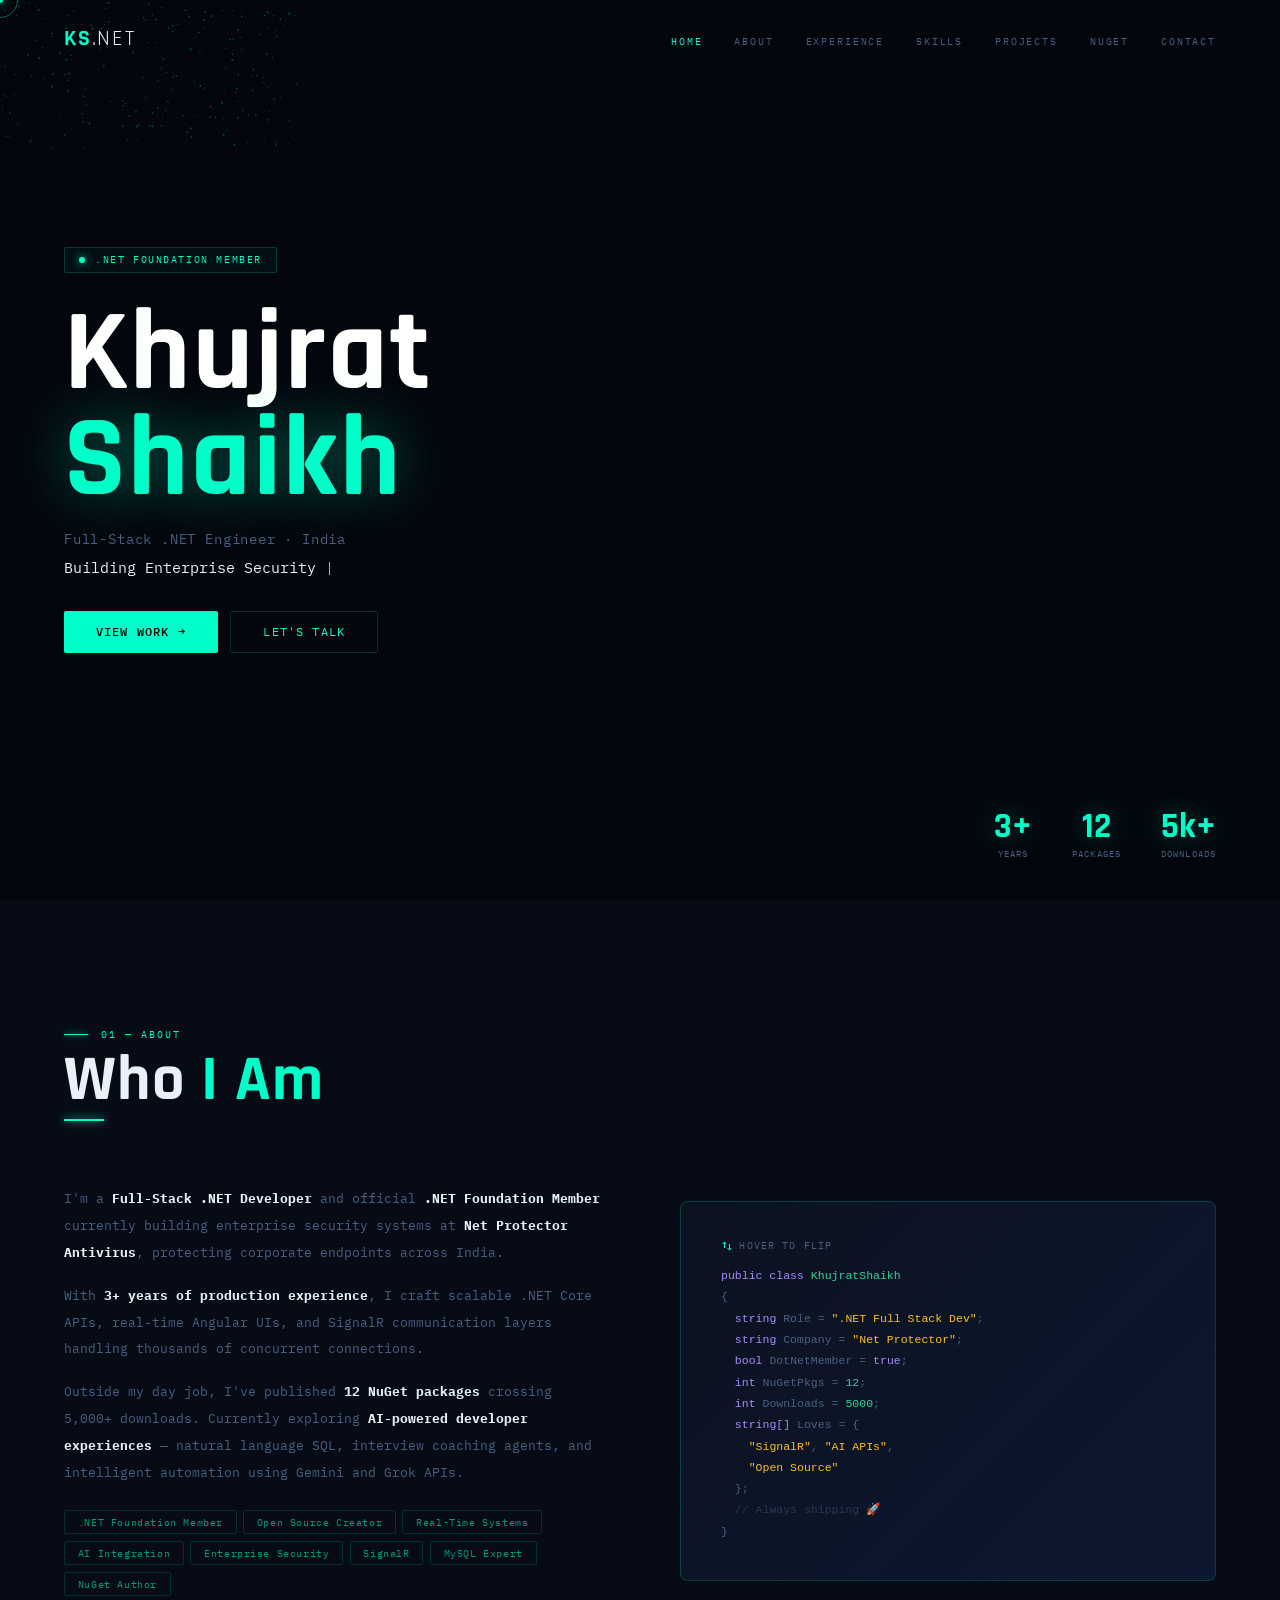
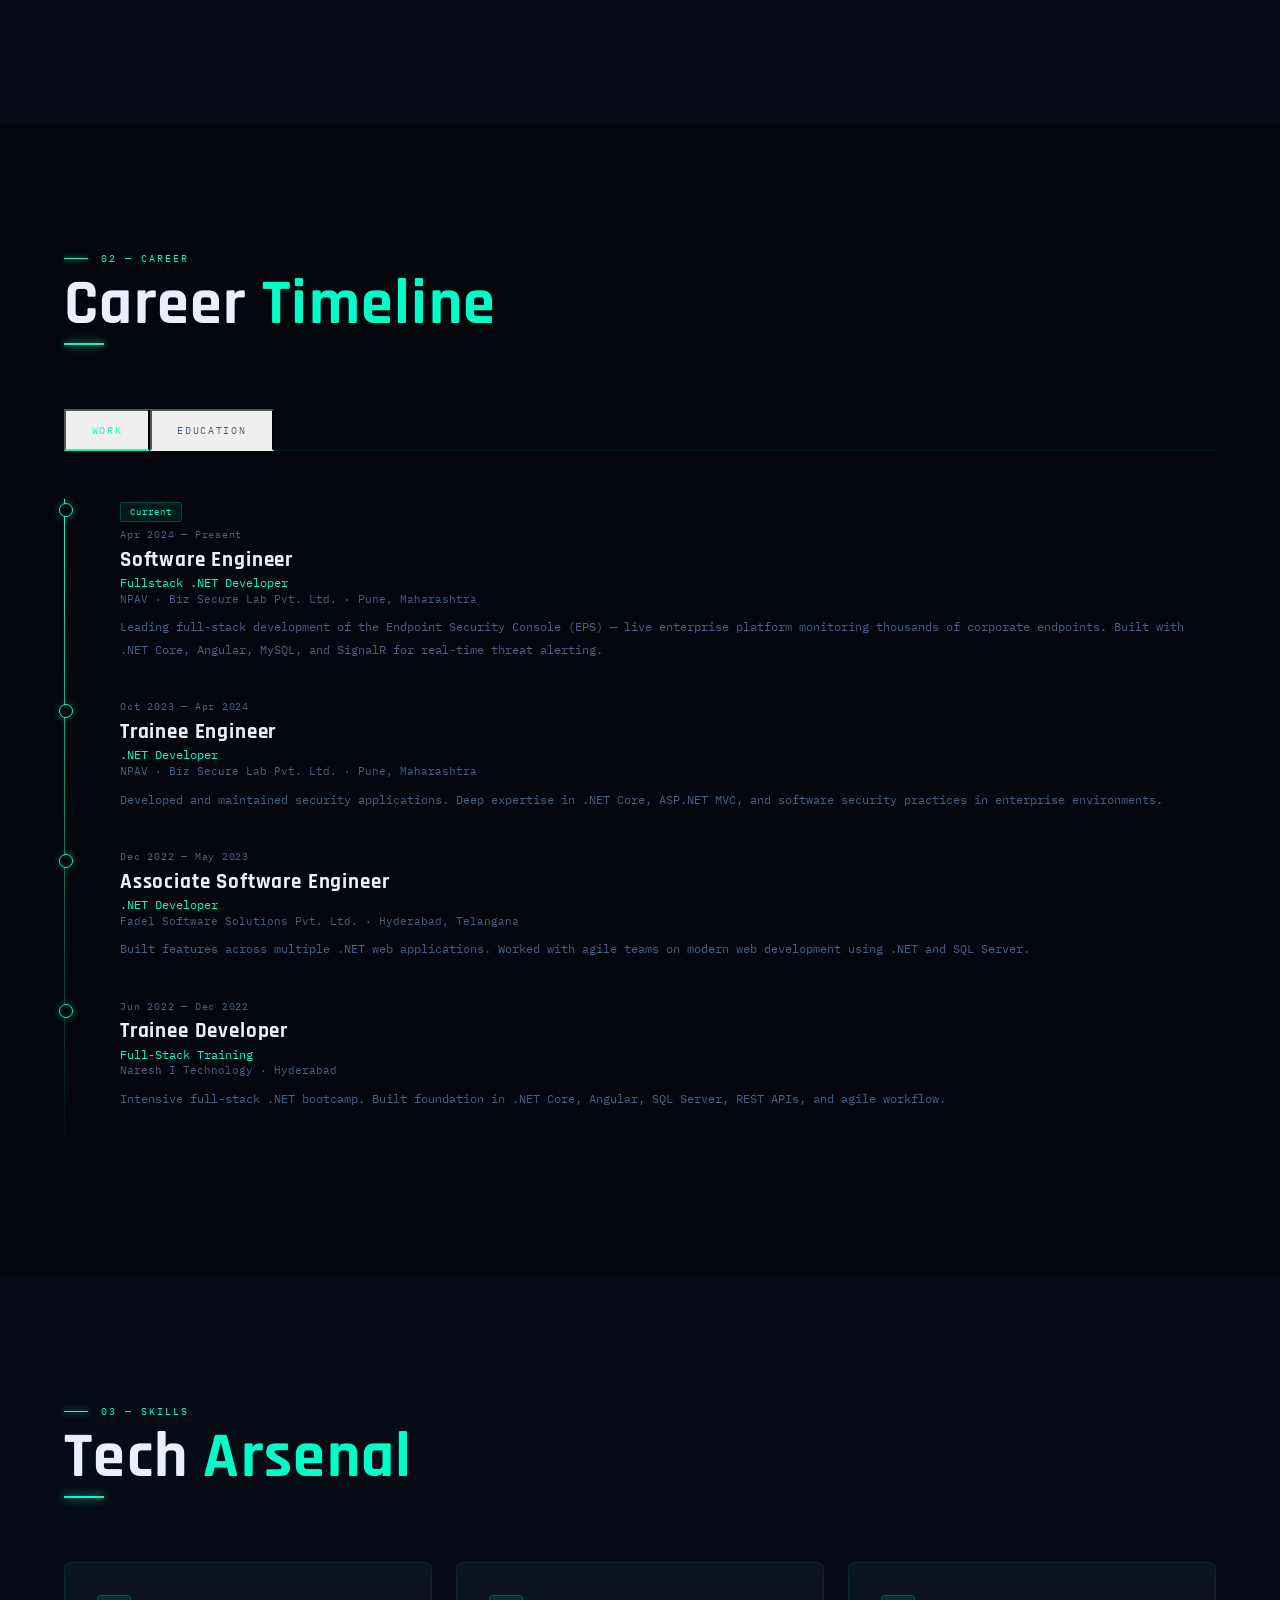
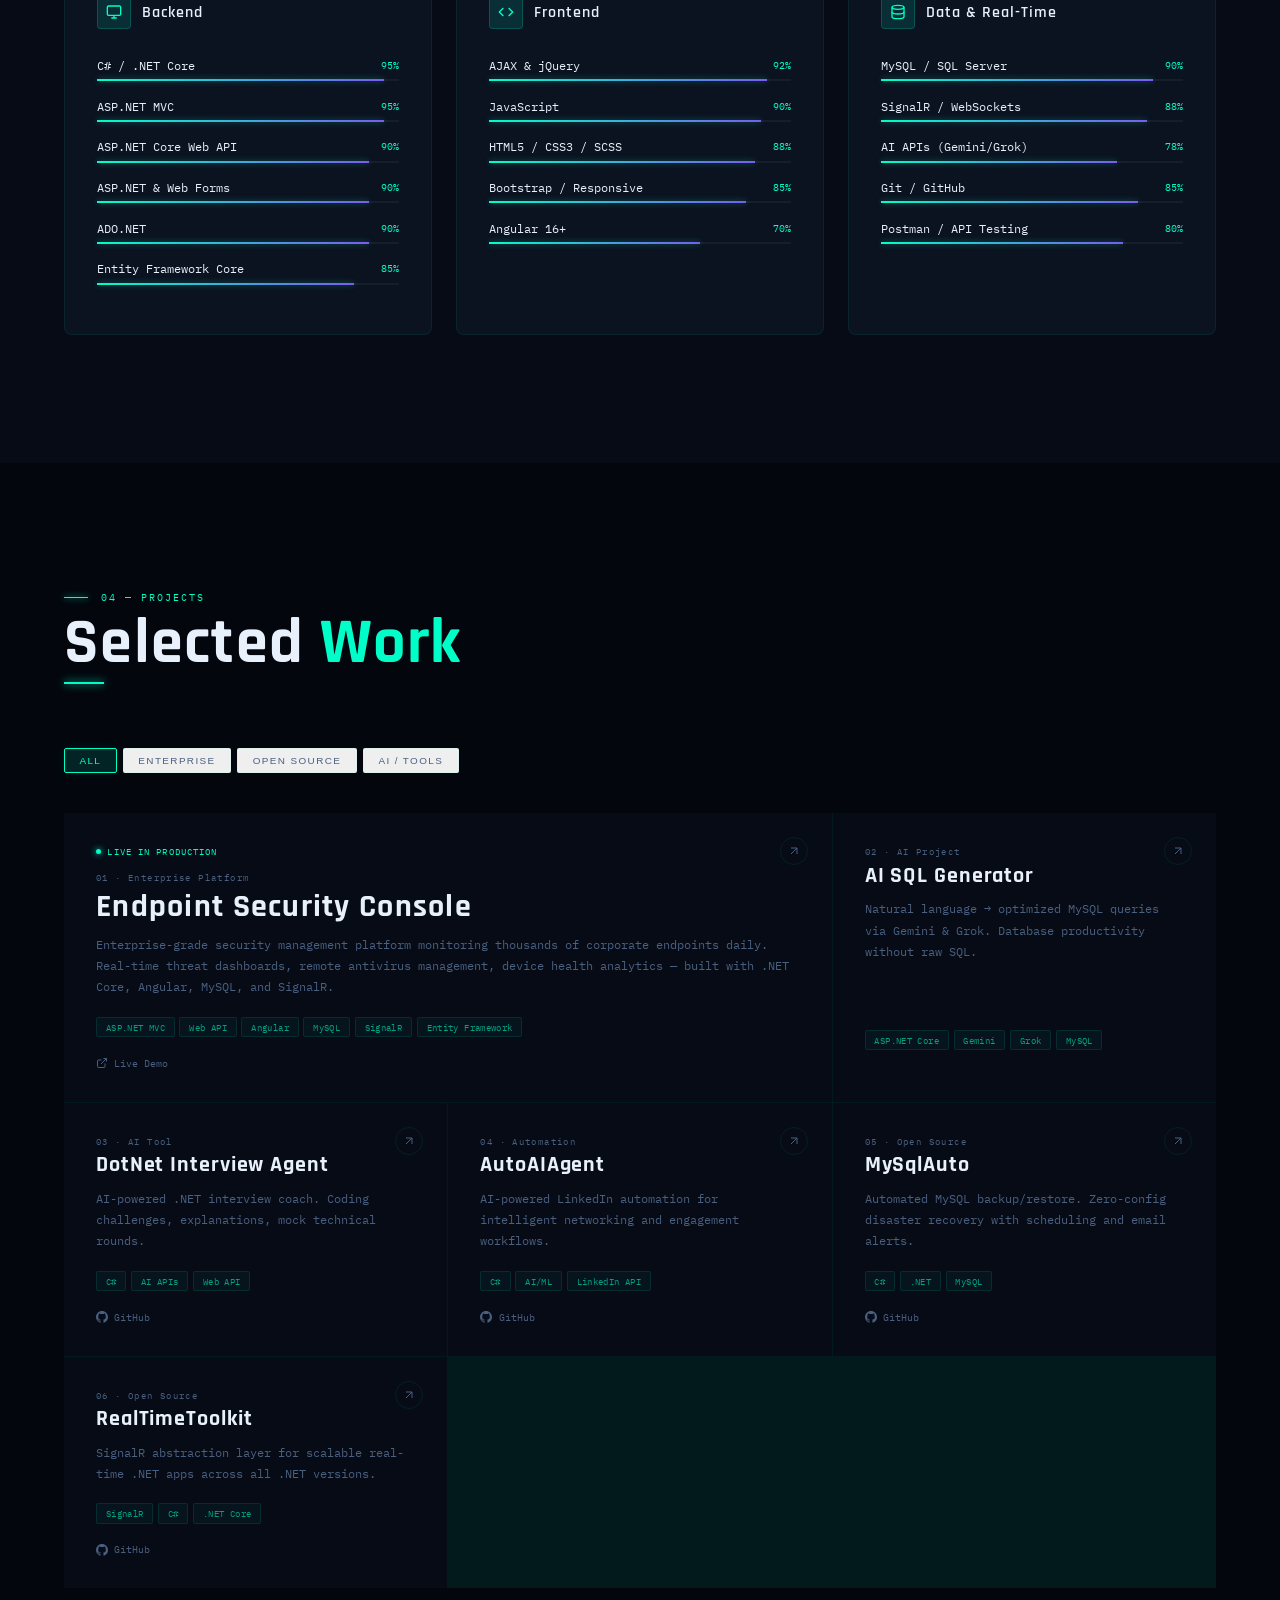
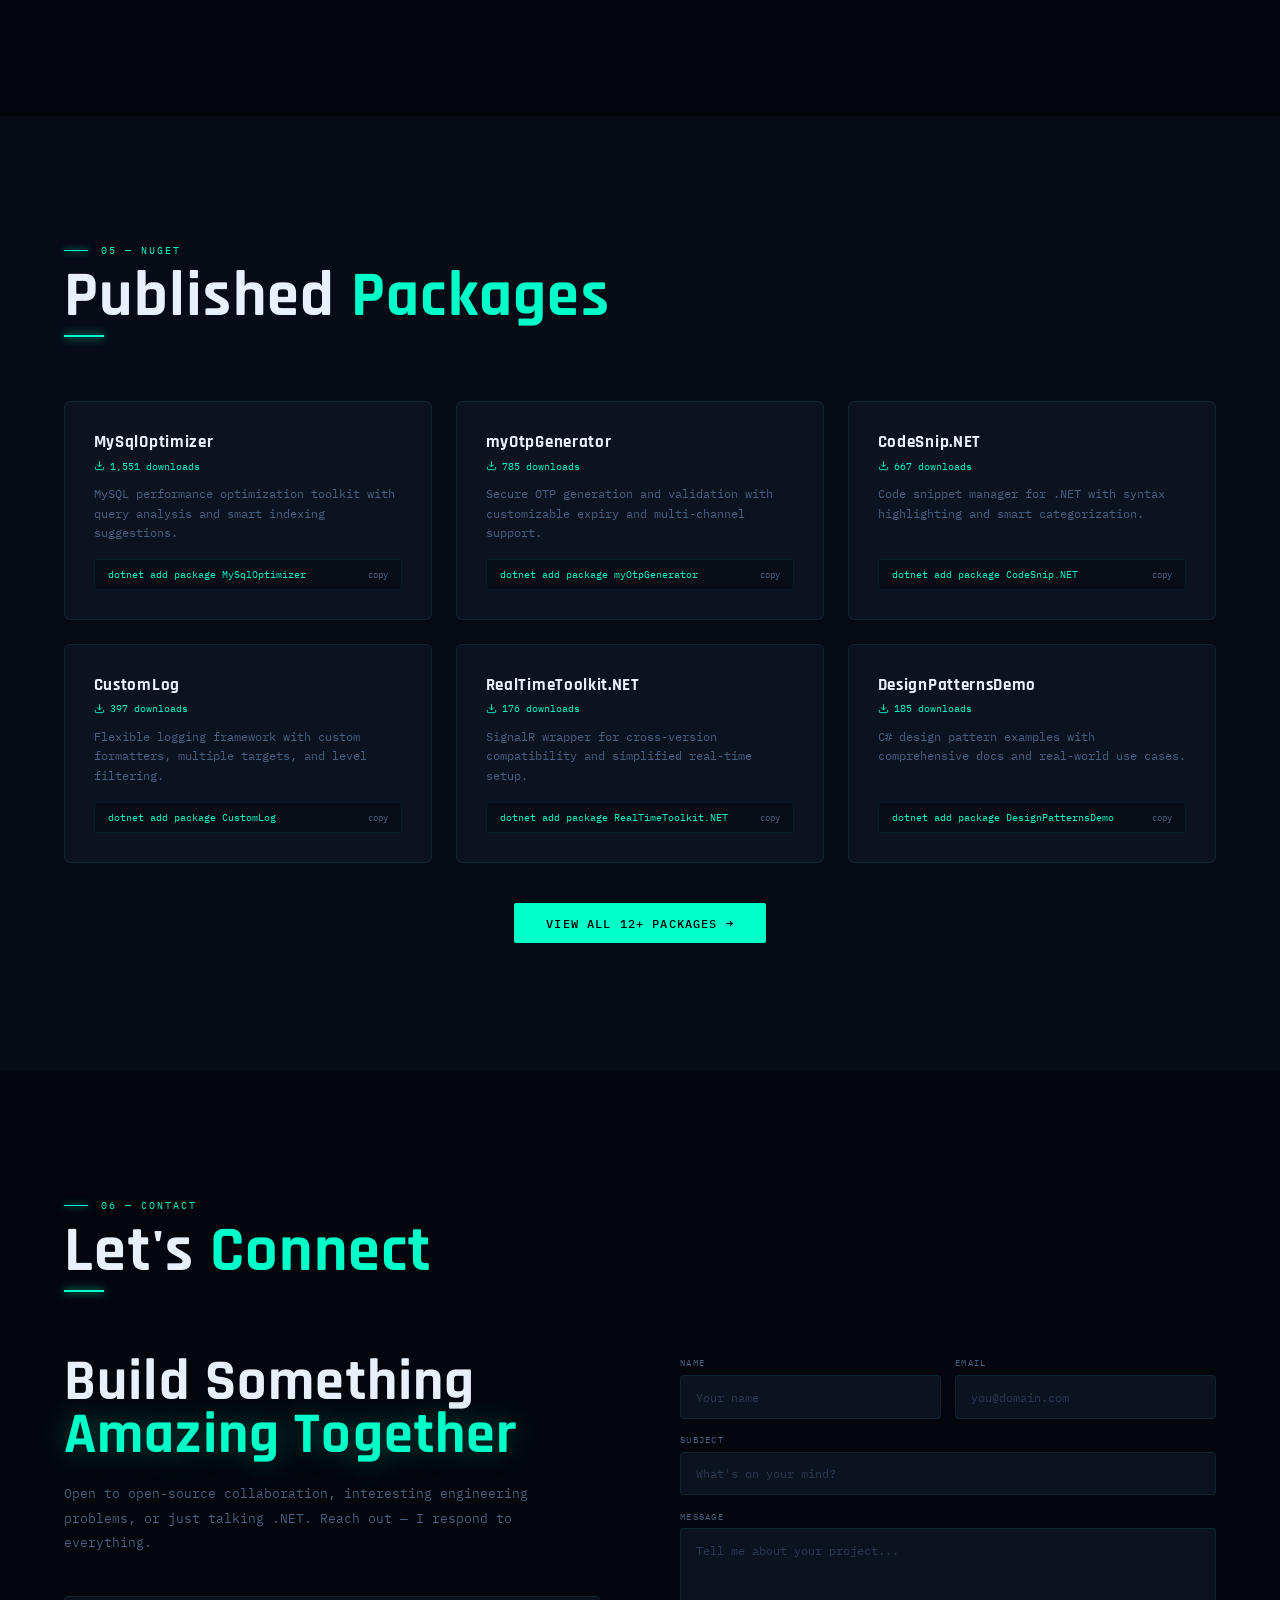
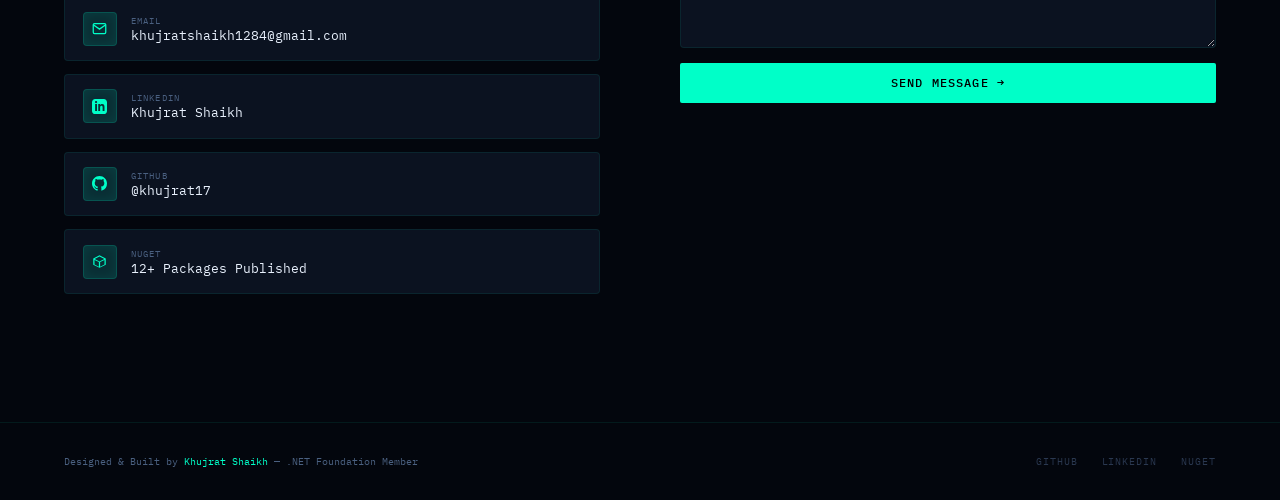
<file: indesx1.html>
<!DOCTYPE html>
<html lang="en">
<head>
<meta charset="UTF-8"/>
<meta name="viewport" content="width=device-width, initial-scale=1.0"/>
<title>Khujrat Shaikh — .NET Engineer</title>
<link rel="preconnect" href="https://fonts.googleapis.com"/>
<link href="https://fonts.googleapis.com/css2?family=Rajdhani:wght@400;500;600;700&family=IBM+Plex+Mono:wght@300;400;500&display=swap" rel="stylesheet"/>
<style>
:root{
  --bg:#03060d;
  --bg2:#060b16;
  --card:#0b1220;
  --teal:#00ffc8;
  --teal2:rgba(0,255,200,.12);
  --teal3:rgba(0,255,200,.04);
  --purple:#7b5cf0;
  --amber:#ffb627;
  --text:#e8f0fc;
  --muted:#4a6080;
  --muted2:#2a3850;
  --border:rgba(0,255,200,.08);
  --border2:rgba(0,255,200,.18);
  --head:'Rajdhani',sans-serif;
  --mono:'IBM Plex Mono',monospace;
}
*{margin:0;padding:0;box-sizing:border-box}
html{scroll-behavior:smooth}
body{background:var(--bg);color:var(--text);font-family:var(--mono);overflow-x:hidden;cursor:none}
a{text-decoration:none;color:inherit}
::-webkit-scrollbar{width:3px}
::-webkit-scrollbar-track{background:var(--bg)}
::-webkit-scrollbar-thumb{background:var(--teal)}

/* ========= CURSOR ========= */
#dot{position:fixed;width:6px;height:6px;background:var(--teal);border-radius:50%;pointer-events:none;z-index:9999;transform:translate(-50%,-50%);box-shadow:0 0 10px var(--teal),0 0 20px rgba(0,255,200,.3)}
#ring{position:fixed;width:36px;height:36px;border:1px solid rgba(0,255,200,.4);border-radius:50%;pointer-events:none;z-index:9998;transform:translate(-50%,-50%);transition:left .12s,top .12s,width .2s,height .2s,border-color .2s}

/* ========= PROGRESS ========= */
#pgbar{position:fixed;top:0;left:0;height:2px;background:linear-gradient(90deg,var(--teal),var(--purple));z-index:500}

/* ========= NAV ========= */
nav{position:fixed;top:0;left:0;right:0;z-index:300;display:flex;align-items:center;justify-content:space-between;padding:1.5rem 5vw;transition:all .4s}
nav.fx{background:rgba(3,6,13,.88);backdrop-filter:blur(20px);border-bottom:1px solid var(--border);padding:1rem 5vw}
.logo{font-family:var(--head);font-size:1.4rem;font-weight:700;color:var(--teal);letter-spacing:.08em}
.logo b{color:var(--text);font-weight:400}
.nl{display:flex;gap:2rem;list-style:none}
.nl a{font-size:.64rem;letter-spacing:.18em;text-transform:uppercase;color:var(--muted);transition:color .2s}
.nl a:hover,.nl a.ac{color:var(--teal)}
.ham{display:none;flex-direction:column;gap:4px;cursor:none}
.ham span{width:18px;height:1.5px;background:var(--muted);transition:all .3s;display:block}

/* ========= MOBILE ========= */
.mmenu{display:none;position:fixed;inset:0;background:rgba(3,6,13,.97);z-index:290;flex-direction:column;align-items:center;justify-content:center;gap:2.5rem}
.mmenu.on{display:flex}
.mmenu a{font-family:var(--head);font-size:2.5rem;font-weight:700;color:var(--muted);letter-spacing:.06em;transition:color .2s}
.mmenu a:hover{color:var(--teal)}

/* ========= HERO ========= */
#home{height:100vh;position:relative;overflow:hidden;display:flex;align-items:center}
#three-canvas{position:absolute;inset:0;z-index:0}
.hero-content{position:relative;z-index:2;padding:0 5vw;max-width:700px}
.hero-tag{display:inline-flex;align-items:center;gap:.6rem;border:1px solid var(--border2);border-radius:2px;padding:.35rem .9rem;font-size:.62rem;color:var(--teal);letter-spacing:.16em;text-transform:uppercase;margin-bottom:1.8rem;background:rgba(0,255,200,.04)}
.hero-tag-dot{width:6px;height:6px;background:var(--teal);border-radius:50%;animation:pp 1.6s infinite;box-shadow:0 0 8px var(--teal)}
@keyframes pp{0%,100%{opacity:1;transform:scale(1)}50%{opacity:.4;transform:scale(.7)}}
.hero-name{font-family:var(--head);font-size:clamp(4rem,9vw,8.5rem);font-weight:700;line-height:.92;letter-spacing:.02em;margin-bottom:1rem}
.hero-name .f{display:block;color:#fff;transform:translateX(-80px);opacity:0;animation:sx .8s .1s cubic-bezier(.25,.46,.45,.94) forwards}
.hero-name .s{display:block;color:var(--teal);transform:translateX(-80px);opacity:0;animation:sx .8s .25s cubic-bezier(.25,.46,.45,.94) forwards;text-shadow:0 0 60px rgba(0,255,200,.4)}
@keyframes sx{to{transform:translateX(0);opacity:1}}
.hero-role{font-size:.85rem;color:var(--muted);letter-spacing:.06em;margin-bottom:.6rem;transform:translateY(20px);opacity:0;animation:fy .7s .45s forwards}
.hero-typed-wrap{font-size:.95rem;color:var(--text);margin-bottom:2rem;transform:translateY(20px);opacity:0;animation:fy .7s .55s forwards;min-height:1.4em}
.tc{color:var(--teal)}
.caret{color:var(--teal);animation:blink .7s step-end infinite}
@keyframes blink{0%,100%{opacity:1}50%{opacity:0}}
@keyframes fy{to{transform:translateY(0);opacity:1}}
.hero-btns{display:flex;gap:.8rem;transform:translateY(20px);opacity:0;animation:fy .7s .7s forwards;flex-wrap:wrap}
.b1{padding:.8rem 2rem;background:var(--teal);color:#000;font-family:var(--mono);font-size:.72rem;letter-spacing:.1em;text-transform:uppercase;font-weight:500;border-radius:2px;transition:all .3s;border:none;cursor:none;display:inline-flex;align-items:center;gap:.5rem}
.b1:hover{background:#fff;box-shadow:0 0 30px rgba(0,255,200,.3);transform:translateY(-2px)}
.b2{padding:.8rem 2rem;background:transparent;color:var(--teal);font-family:var(--mono);font-size:.72rem;letter-spacing:.1em;text-transform:uppercase;border:1px solid var(--border2);border-radius:2px;transition:all .3s;cursor:none;display:inline-flex;align-items:center;gap:.5rem}
.b2:hover{background:var(--teal2);transform:translateY(-2px)}
.hero-stats{position:absolute;bottom:2.5rem;right:5vw;z-index:2;display:flex;gap:2.5rem}
.hs{text-align:center}
.hs-n{font-family:var(--head);font-size:2.2rem;font-weight:700;color:var(--teal);line-height:1;text-shadow:0 0 30px rgba(0,255,200,.4)}
.hs-l{font-size:.58rem;color:var(--muted);letter-spacing:.12em;text-transform:uppercase;margin-top:.2rem}

/* ========= SECTION BASE ========= */
.sec{padding:8rem 5vw;position:relative}
.cw{max-width:1240px;margin:0 auto}
.slabel{display:flex;align-items:center;gap:.8rem;font-size:.62rem;color:var(--teal);letter-spacing:.2em;text-transform:uppercase;margin-bottom:.6rem}
.slabel::before{content:'';width:24px;height:1px;background:var(--teal);box-shadow:0 0 6px var(--teal)}
.stitle{font-family:var(--head);font-size:clamp(2.8rem,5vw,5rem);font-weight:700;line-height:.92;letter-spacing:.02em;margin-bottom:.6rem}
.stitle em{font-style:normal;color:var(--teal)}
.srule{width:40px;height:2px;background:var(--teal);box-shadow:0 0 8px var(--teal);margin-bottom:4rem}

/* ========= ABOUT — 3D CARDS ========= */
#about{background:var(--bg2)}
.about-grid{display:grid;grid-template-columns:1fr 1fr;gap:5rem;align-items:center}
.about-copy p{font-size:.84rem;color:var(--muted);line-height:2;margin-bottom:1rem}
.about-copy p strong{color:var(--text)}
.about-pills{display:flex;flex-wrap:wrap;gap:.4rem;margin-top:1.5rem}
.apl{padding:.3rem .8rem;border:1px solid rgba(0,255,200,.15);border-radius:2px;font-size:.62rem;color:rgba(0,255,200,.6);letter-spacing:.06em;transition:all .25s}
.apl:hover{border-color:var(--teal);color:var(--teal);background:var(--teal2);box-shadow:0 0 12px rgba(0,255,200,.1)}
/* 3D flip card */
.flip-scene{perspective:900px;width:100%}
.flip-card{width:100%;height:380px;transform-style:preserve-3d;transition:transform .7s cubic-bezier(.25,.46,.45,.94);cursor:none;position:relative}
.flip-card:hover{transform:rotateY(180deg)}
.flip-face{position:absolute;inset:0;backface-visibility:hidden;border-radius:8px;padding:2.5rem;border:1px solid var(--border2)}
.flip-front{background:linear-gradient(135deg,var(--card),#0d1830);display:flex;flex-direction:column;justify-content:center}
.flip-back{background:linear-gradient(135deg,#0a1520,#0f1f35);transform:rotateY(180deg);display:flex;flex-direction:column;justify-content:center;gap:.8rem}
.flip-hint{font-size:.6rem;color:var(--muted);letter-spacing:.12em;text-transform:uppercase;margin-bottom:.8rem;display:flex;align-items:center;gap:.4rem}
.flip-hint svg{width:12px;height:12px;color:var(--teal)}
.flip-front pre{font-size:.72rem;line-height:1.85;color:var(--muted)}
.flip-front .kw{color:#a78bfa}.flip-front .ty{color:#34d399}.flip-front .st{color:#fbbf24}.flip-front .cm{color:var(--muted2)}
.flip-back-item{display:flex;align-items:center;gap:.8rem;font-size:.78rem}
.fbi-icon{width:30px;height:30px;background:var(--teal2);border:1px solid rgba(0,255,200,.2);border-radius:4px;display:flex;align-items:center;justify-content:center;color:var(--teal);flex-shrink:0;font-size:.75rem}
.fbi-val{color:var(--text);font-weight:500}
.fbi-label{font-size:.62rem;color:var(--muted);letter-spacing:.06em}

/* ========= EXPERIENCE ========= */
#experience{background:var(--bg)}
.exp-tabs{display:flex;gap:0;border-bottom:1px solid var(--border);margin-bottom:3rem}
.etab{padding:.75rem 1.6rem;font-family:var(--mono);font-size:.65rem;letter-spacing:.16em;text-transform:uppercase;color:var(--muted);border-bottom:2px solid transparent;margin-bottom:-1px;transition:all .25s;cursor:none;display:flex;align-items:center;gap:.5rem}
.etab.on{color:var(--teal);border-bottom-color:var(--teal)}
.etab:hover{color:var(--text)}
.epane{display:none}.epane.on{display:block}
.tl-wrap{position:relative;padding-left:1.5rem}
.tl-wrap::before{content:'';position:absolute;left:0;top:0;bottom:0;width:1px;background:linear-gradient(180deg,var(--teal),transparent)}
.tl-card{position:relative;padding:0 0 2.5rem 2rem;opacity:0;transform:translateX(-20px);transition:opacity .5s,transform .5s}
.tl-card.on{opacity:1;transform:translateX(0)}
.tl-card::before{content:'';position:absolute;left:-1.82rem;top:4px;width:12px;height:12px;border:1.5px solid var(--teal);border-radius:50%;background:var(--bg);box-shadow:0 0 8px rgba(0,255,200,.3);transition:all .3s}
.tl-card:hover::before{background:var(--teal);box-shadow:0 0 16px var(--teal)}
.tl-now{display:inline-block;padding:.15rem .55rem;background:rgba(0,255,200,.08);border:1px solid rgba(0,255,200,.2);border-radius:2px;font-size:.58rem;color:var(--teal);letter-spacing:.12em;margin-bottom:.4rem}
.tl-date{font-size:.62rem;color:var(--muted);letter-spacing:.08em;margin-bottom:.35rem}
.tl-title{font-family:var(--head);font-size:1.3rem;font-weight:700;color:var(--text);letter-spacing:.04em;margin-bottom:.15rem}
.tl-sub{font-size:.72rem;color:var(--teal);margin-bottom:.1rem}
.tl-co{font-size:.68rem;color:var(--muted)}
.tl-desc{margin-top:.6rem;font-size:.78rem;color:var(--muted);line-height:1.8}
.grade-tag{display:inline-flex;align-items:center;padding:.18rem .6rem;background:rgba(255,182,39,.07);border:1px solid rgba(255,182,39,.2);border-radius:2px;font-size:.62rem;color:var(--amber);margin:.35rem 0}

/* ========= SKILLS ========= */
#skills{background:var(--bg2)}
.skills-3d{display:grid;grid-template-columns:repeat(3,1fr);gap:1.5rem}
/* 3D tilt cards */
.sk3{background:var(--card);border:1px solid var(--border);border-radius:8px;padding:2rem;transition:all .15s;transform-style:preserve-3d;position:relative;overflow:hidden}
.sk3::before{content:'';position:absolute;inset:0;background:radial-gradient(circle at var(--mx,50%) var(--my,50%),rgba(0,255,200,.06) 0%,transparent 60%);opacity:0;transition:opacity .3s;pointer-events:none}
.sk3:hover::before{opacity:1}
.sk3::after{content:'';position:absolute;top:0;left:0;right:0;height:1px;background:linear-gradient(90deg,transparent,var(--teal),transparent);transform:scaleX(0);transition:transform .4s;transform-origin:center}
.sk3:hover::after{transform:scaleX(1)}
.sk3-head{display:flex;align-items:center;gap:.7rem;margin-bottom:1.8rem}
.sk3-ico{width:34px;height:34px;border:1px solid var(--border2);border-radius:4px;display:flex;align-items:center;justify-content:center;color:var(--teal);background:var(--teal2)}
.sk3-title{font-family:var(--head);font-size:1rem;font-weight:600;letter-spacing:.06em}
.sr{margin-bottom:1.1rem}
.sr-row{display:flex;justify-content:space-between;margin-bottom:.38rem}
.sr-nm{font-size:.72rem;color:var(--text)}.sr-pc{font-size:.65rem;color:var(--teal)}
.sr-bar{height:2px;background:rgba(255,255,255,.05);position:relative}
.sr-fill{position:absolute;left:0;top:0;height:100%;background:linear-gradient(90deg,var(--teal),var(--purple));width:0;transition:width 1.5s cubic-bezier(.25,.46,.45,.94);box-shadow:0 0 6px rgba(0,255,200,.4)}

/* ========= PROJECTS — 3D MOSAIC ========= */
#projects{background:var(--bg)}
.proj-filter{display:flex;gap:.4rem;margin-bottom:2.5rem;flex-wrap:wrap}
.pf{padding:.38rem .9rem;border:1px solid var(--border);border-radius:2px;font-size:.62rem;letter-spacing:.14em;text-transform:uppercase;color:var(--muted);transition:all .2s;cursor:none}
.pf:hover,.pf.on{border-color:var(--teal);color:var(--teal);background:var(--teal2);box-shadow:0 0 12px rgba(0,255,200,.08)}
/* 3D hover project cards */
.pgrid{display:grid;grid-template-columns:repeat(3,1fr);gap:1px;background:var(--border)}
.pcard3{background:var(--bg2);padding:2rem;display:flex;flex-direction:column;transition:all .2s;position:relative;overflow:hidden;transform-style:preserve-3d;cursor:none}
.pcard3::after{content:'';position:absolute;inset:0;background:radial-gradient(circle at var(--mx,50%) var(--my,50%),rgba(0,255,200,.05),transparent 60%);opacity:0;transition:opacity .3s;pointer-events:none}
.pcard3:hover{background:var(--card)}
.pcard3:hover::after{opacity:1}
.pcard3:hover .pc3-name{color:var(--teal);text-shadow:0 0 20px rgba(0,255,200,.2)}
.pcard3.big{grid-column:span 2}
.pc3-live{display:flex;align-items:center;gap:.4rem;font-size:.58rem;color:var(--teal);letter-spacing:.12em;text-transform:uppercase;margin-bottom:.8rem}
.pc3-live::before{content:'';width:5px;height:5px;background:var(--teal);border-radius:50%;animation:pp 1.6s infinite;box-shadow:0 0 6px var(--teal)}
.pc3-num{font-size:.58rem;color:var(--muted);letter-spacing:.15em;margin-bottom:.4rem}
.pc3-name{font-family:var(--head);font-size:1.4rem;font-weight:700;letter-spacing:.04em;transition:color .3s,text-shadow .3s;margin-bottom:.7rem;line-height:1}
.pcard3.big .pc3-name{font-size:2rem}
.pc3-desc{font-size:.76rem;color:var(--muted);line-height:1.75;flex:1;margin-bottom:1.2rem}
.pc3-tags{display:flex;flex-wrap:wrap;gap:.3rem;margin-bottom:1.2rem}
.ptag3{padding:.18rem .55rem;background:rgba(0,255,200,.04);border:1px solid rgba(0,255,200,.1);border-radius:2px;font-size:.58rem;color:rgba(0,255,200,.6);letter-spacing:.04em;transition:all .25s}
.pcard3:hover .ptag3{border-color:rgba(0,255,200,.2);color:var(--teal)}
.pc3-link{display:inline-flex;align-items:center;gap:.4rem;font-size:.64rem;color:var(--muted);transition:color .2s}
.pc3-link svg{width:12px;height:12px}
.pc3-link:hover{color:var(--teal)}
/* Corner arrow that rotates on hover */
.pc3-arr{position:absolute;top:1.5rem;right:1.5rem;width:28px;height:28px;border:1px solid var(--border);border-radius:50%;display:flex;align-items:center;justify-content:center;color:var(--muted);transition:all .3s}
.pcard3:hover .pc3-arr{border-color:var(--teal);color:var(--teal);transform:rotate(-45deg);box-shadow:0 0 10px rgba(0,255,200,.2)}

/* ========= NUGET ========= */
#packages{background:var(--bg2)}
.ng-grid{display:grid;grid-template-columns:repeat(3,1fr);gap:1.5rem}
.ngc{background:var(--card);border:1px solid var(--border);border-radius:6px;padding:1.8rem;position:relative;overflow:hidden;transition:all .3s;display:flex;flex-direction:column;transform-style:preserve-3d}
.ngc::before{content:'';position:absolute;top:0;left:0;width:2px;height:0;background:linear-gradient(180deg,var(--teal),var(--purple));transition:height .4s;box-shadow:0 0 8px rgba(0,255,200,.3)}
.ngc:hover::before{height:100%}
.ngc:hover{border-color:var(--border2);transform:translateX(4px) rotateY(-2deg);box-shadow:-8px 0 30px rgba(0,255,200,.06)}
.ng-name{font-family:var(--head);font-size:1.05rem;font-weight:700;color:var(--text);margin-bottom:.35rem;letter-spacing:.04em}
.ng-dl{font-size:.65rem;color:var(--teal);margin-bottom:.7rem;display:flex;align-items:center;gap:.35rem}
.ng-dl svg{width:11px;height:11px}
.ng-desc{font-size:.75rem;color:var(--muted);line-height:1.65;flex:1;margin-bottom:1rem}
.ng-cmd{display:flex;align-items:center;justify-content:space-between;background:rgba(0,0,0,.3);border:1px solid var(--border);border-radius:4px;padding:.5rem .8rem;font-size:.63rem;color:var(--teal);transition:border-color .25s;cursor:pointer}
.ng-cmd:hover{border-color:var(--teal);box-shadow:inset 0 0 12px rgba(0,255,200,.04)}
.ng-copy{font-size:.58rem;color:var(--muted);transition:color .2s;flex-shrink:0;margin-left:.5rem}
.ng-copy:hover{color:var(--teal)}

/* ========= CONTACT ========= */
#contact{background:var(--bg)}
.ct-grid{display:grid;grid-template-columns:1fr 1fr;gap:5rem}
.ct-head{font-family:var(--head);font-size:clamp(2.5rem,4.5vw,4.5rem);font-weight:700;line-height:.92;letter-spacing:.02em;margin-bottom:1.2rem}
.ct-head em{font-style:normal;color:var(--teal);text-shadow:0 0 30px rgba(0,255,200,.3)}
.ct-desc{font-size:.82rem;color:var(--muted);line-height:1.9;margin-bottom:2.5rem}
.ct-links{display:flex;flex-direction:column;gap:.8rem}
.ctl{display:flex;align-items:center;gap.9rem;padding:.9rem 1.1rem;background:var(--card);border:1px solid var(--border);border-radius:4px;transition:all .3s;gap:.9rem}
.ctl:hover{border-color:var(--teal);transform:translateX(6px);box-shadow:4px 0 20px rgba(0,255,200,.06)}
.ctl-ico{width:34px;height:34px;background:var(--teal2);border:1px solid rgba(0,255,200,.18);border-radius:4px;display:flex;align-items:center;justify-content:center;color:var(--teal);flex-shrink:0;box-shadow:inset 0 0 12px rgba(0,255,200,.08)}
.ctl-ico svg{width:15px;height:15px}
.ctl-l{font-size:.58rem;color:var(--muted);letter-spacing:.12em;text-transform:uppercase;display:block}
.ctl-v{font-size:.8rem;color:var(--text);display:block}
.cf{display:flex;flex-direction:column;gap:.9rem}
.cf-row{display:grid;grid-template-columns:1fr 1fr;gap:.9rem}
.cf-g{display:flex;flex-direction:column;gap:.35rem}
.cf-l{font-size:.58rem;color:var(--muted);letter-spacing:.14em;text-transform:uppercase}
.cf-i,.cf-t{background:var(--card);border:1px solid var(--border);border-radius:4px;padding:.8rem .95rem;color:var(--text);font-family:var(--mono);font-size:.78rem;outline:none;width:100%;transition:border-color .25s,box-shadow .25s}
.cf-i:focus,.cf-t:focus{border-color:var(--teal);box-shadow:0 0 0 3px rgba(0,255,200,.06)}
.cf-i::placeholder,.cf-t::placeholder{color:var(--muted2)}
.cf-t{resize:vertical;min-height:120px}

/* ========= FOOTER ========= */
footer{padding:2rem 5vw;border-top:1px solid var(--border);display:flex;justify-content:space-between;align-items:center;position:relative;z-index:1}
.ft{font-size:.63rem;color:var(--muted)}
.ft em{color:var(--teal);font-style:normal}
.ft-links{display:flex;gap:1.5rem}
.ft-links a{font-size:.6rem;color:var(--muted2);letter-spacing:.1em;text-transform:uppercase;transition:color .2s}
.ft-links a:hover{color:var(--teal)}

/* ========= REVEAL ========= */
[data-r]{opacity:0;transform:translateY(22px);transition:opacity .7s,transform .7s}
[data-r].on{opacity:1;transform:none}
[data-r=l]{transform:translateX(-22px)}[data-r=l].on{transform:none}
[data-r=r]{transform:translateX(22px)}[data-r=r].on{transform:none}
[data-r=s]{transform:scale(.94)}[data-r=s].on{transform:none}
.d1{transition-delay:.1s}.d2{transition-delay:.2s}.d3{transition-delay:.3s}.d4{transition-delay:.4s}.d5{transition-delay:.5s}

/* ========= RESPONSIVE ========= */
@media(max-width:1024px){
  .about-grid{grid-template-columns:1fr;gap:3rem}
  .skills-3d{grid-template-columns:1fr 1fr}
  .pgrid .pcard3.big{grid-column:span 3}
  .ng-grid{grid-template-columns:1fr 1fr}
  .ct-grid{grid-template-columns:1fr;gap:3rem}
}
@media(max-width:768px){
  .nl{display:none}.ham{display:flex}
  .sec{padding:5rem 5vw}
  .skills-3d{grid-template-columns:1fr}
  .pgrid{grid-template-columns:1fr}
  .pgrid .pcard3.big{grid-column:span 1}
  .ng-grid{grid-template-columns:1fr}
  .cf-row{grid-template-columns:1fr}
  footer{flex-direction:column;gap:.4rem;text-align:center;padding:1.5rem 5vw}
  .hero-stats{flex-direction:column;gap:1rem;bottom:1.5rem;right:5vw}
}
</style>
</head>
<body>

<div id="dot"></div>
<div id="ring"></div>
<div id="pgbar"></div>
<div class="mmenu" id="mm">
  <a href="#home">Home</a><a href="#about">About</a><a href="#experience">Experience</a>
  <a href="#skills">Skills</a><a href="#projects">Projects</a><a href="#packages">NuGet</a><a href="#contact">Contact</a>
</div>

<nav id="nav">
  <div class="logo">KS<b>.NET</b></div>
  <ul class="nl" id="nl">
    <li><a href="#home" class="ac">Home</a></li><li><a href="#about">About</a></li>
    <li><a href="#experience">Experience</a></li><li><a href="#skills">Skills</a></li>
    <li><a href="#projects">Projects</a></li><li><a href="#packages">NuGet</a></li>
    <li><a href="#contact">Contact</a></li>
  </ul>
  <div class="ham" id="ham"><span></span><span></span><span></span></div>
</nav>

<!-- ============ HERO ============ -->
<section id="home">
  <canvas id="three-canvas"></canvas>
  <div class="hero-content">
    <div class="hero-tag"><div class="hero-tag-dot"></div>.NET Foundation Member</div>
    <h1 class="hero-name"><span class="f">Khujrat</span><span class="s">Shaikh</span></h1>
    <p class="hero-role">Full-Stack .NET Engineer · India</p>
    <div class="hero-typed-wrap"><span class="typed-out"></span><span class="caret">|</span></div>
    <div class="hero-btns">
      <a href="#projects" class="b1">View Work →</a>
      <a href="#contact" class="b2">Let's Talk</a>
    </div>
  </div>
  <div class="hero-stats">
    <div class="hs"><div class="hs-n" data-t="3" data-s="+">0</div><div class="hs-l">Years</div></div>
    <div class="hs"><div class="hs-n" data-t="12" data-s="">0</div><div class="hs-l">Packages</div></div>
    <div class="hs"><div class="hs-n" data-t="5" data-s="k+">0</div><div class="hs-l">Downloads</div></div>
  </div>
</section>

<!-- ============ ABOUT ============ -->
<section id="about" class="sec">
<div class="cw">
  <div data-r><p class="slabel">01 — About</p><h2 class="stitle">Who <em>I Am</em></h2><div class="srule"></div></div>
  <div class="about-grid">
    <div class="about-copy" data-r=l>
      <p>I'm a <strong>Full-Stack .NET Developer</strong> and official <strong>.NET Foundation Member</strong> currently building enterprise security systems at <strong>Net Protector Antivirus</strong>, protecting corporate endpoints across India.</p>
      <p>With <strong>3+ years of production experience</strong>, I craft scalable .NET Core APIs, real-time Angular UIs, and SignalR communication layers handling thousands of concurrent connections.</p>
      <p>Outside my day job, I've published <strong>12 NuGet packages</strong> crossing 5,000+ downloads. Currently exploring <strong>AI-powered developer experiences</strong> — natural language SQL, interview coaching agents, and intelligent automation using Gemini and Grok APIs.</p>
      <div class="about-pills">
        <span class="apl">.NET Foundation Member</span><span class="apl">Open Source Creator</span>
        <span class="apl">Real-Time Systems</span><span class="apl">AI Integration</span>
        <span class="apl">Enterprise Security</span><span class="apl">SignalR</span>
        <span class="apl">MySQL Expert</span><span class="apl">NuGet Author</span>
      </div>
    </div>
    <div data-r=r>
      <div class="flip-scene">
        <div class="flip-card" id="fc">
          <div class="flip-face flip-front">
            <div class="flip-hint"><svg viewBox="0 0 24 24" fill="none" stroke="currentColor" stroke-width="2"><path d="M7 16V4m0 0L3 8m4-4l4 4"/><path d="M17 8v12m0 0l4-4m-4 4l-4-4"/></svg>Hover to flip</div>
            <pre><span class="kw">public class</span> <span class="ty">KhujratShaikh</span>
{
  <span class="kw">string</span> Role = <span class="st">".NET Full Stack Dev"</span>;
  <span class="kw">string</span> Company = <span class="st">"Net Protector"</span>;
  <span class="kw">bool</span> DotNetMember = <span class="kw">true</span>;
  <span class="kw">int</span> NuGetPkgs = <span class="ty">12</span>;
  <span class="kw">int</span> Downloads = <span class="ty">5000</span>;
  <span class="kw">string[]</span> Loves = {
    <span class="st">"SignalR"</span>, <span class="st">"AI APIs"</span>,
    <span class="st">"Open Source"</span>
  };
  <span class="cm">// Always shipping 🚀</span>
}</pre>
          </div>
          <div class="flip-face flip-back">
            <div class="flip-hint">🌟 Quick Facts</div>
            <div class="flip-back-item"><div class="fbi-icon">🏢</div><div><div class="fbi-val">Net Protector Antivirus</div><div class="fbi-label">Current Company · Pune</div></div></div>
            <div class="flip-back-item"><div class="fbi-icon">🔷</div><div><div class="fbi-val">.NET Foundation Member</div><div class="fbi-label">Official Membership</div></div></div>
            <div class="flip-back-item"><div class="fbi-icon">📦</div><div><div class="fbi-val">12 NuGet Packages</div><div class="fbi-label">5,000+ Downloads Globally</div></div></div>
            <div class="flip-back-item"><div class="fbi-icon">🤖</div><div><div class="fbi-val">AI Integration</div><div class="fbi-label">Gemini · Grok · OpenAI</div></div></div>
            <div class="flip-back-item"><div class="fbi-icon">⚡</div><div><div class="fbi-val">SignalR Expert</div><div class="fbi-label">Real-Time at Scale</div></div></div>
          </div>
        </div>
      </div>
    </div>
  </div>
</div>
</section>

<!-- ============ EXPERIENCE ============ -->
<section id="experience" class="sec">
<div class="cw">
  <div data-r><p class="slabel">02 — Career</p><h2 class="stitle">Career <em>Timeline</em></h2><div class="srule"></div></div>
  <div class="exp-tabs">
    <button class="etab on" data-ep="work">Work</button>
    <button class="etab" data-ep="edu">Education</button>
  </div>
  <div id="ep-work" class="epane on">
    <div class="tl-wrap">
      <div class="tl-card"><div class="tl-now">Current</div><div class="tl-date">Apr 2024 — Present</div><div class="tl-title">Software Engineer</div><div class="tl-sub">Fullstack .NET Developer</div><div class="tl-co">NPAV · Biz Secure Lab Pvt. Ltd. · Pune, Maharashtra</div><div class="tl-desc">Leading full-stack development of the Endpoint Security Console (EPS) — live enterprise platform monitoring thousands of corporate endpoints. Built with .NET Core, Angular, MySQL, and SignalR for real-time threat alerting.</div></div>
      <div class="tl-card"><div class="tl-date">Oct 2023 — Apr 2024</div><div class="tl-title">Trainee Engineer</div><div class="tl-sub">.NET Developer</div><div class="tl-co">NPAV · Biz Secure Lab Pvt. Ltd. · Pune, Maharashtra</div><div class="tl-desc">Developed and maintained security applications. Deep expertise in .NET Core, ASP.NET MVC, and software security practices in enterprise environments.</div></div>
      <div class="tl-card"><div class="tl-date">Dec 2022 — May 2023</div><div class="tl-title">Associate Software Engineer</div><div class="tl-sub">.NET Developer</div><div class="tl-co">Fadel Software Solutions Pvt. Ltd. · Hyderabad, Telangana</div><div class="tl-desc">Built features across multiple .NET web applications. Worked with agile teams on modern web development using .NET and SQL Server.</div></div>
      <div class="tl-card"><div class="tl-date">Jun 2022 — Dec 2022</div><div class="tl-title">Trainee Developer</div><div class="tl-sub">Full-Stack Training</div><div class="tl-co">Naresh I Technology · Hyderabad</div><div class="tl-desc">Intensive full-stack .NET bootcamp. Built foundation in .NET Core, Angular, SQL Server, REST APIs, and agile workflow.</div></div>
    </div>
  </div>
  <div id="ep-edu" class="epane">
    <div class="tl-wrap">
      <div class="tl-card"><div class="tl-date">Jun 2022 — Dec 2022</div><div class="tl-title">.NET Full Stack Developer</div><div class="tl-sub">Certification</div><div class="tl-co">Naresh I Technology · Hyderabad</div><div class="tl-desc">Comprehensive .NET Core, Angular, SQL Server and REST API training with project-based learning.</div></div>
      <div class="tl-card"><div class="tl-date">2019 — 2022</div><div class="tl-title">BCA — Computer Application</div><div class="tl-sub">Bachelor's Degree</div><div class="grade-tag">🎓 83.80%</div><div class="tl-co">Pune University · AKIMSS Institute, Solapur</div><div class="tl-desc">Computer science, algorithms, data structures, software engineering. Strong programming fundamentals.</div></div>
      <div class="tl-card"><div class="tl-date">2017 — 2019</div><div class="tl-title">HSC — Science (PCM)</div><div class="grade-tag">🎓 69.69%</div><div class="tl-co">Maharashtra State Board · SSA Junior College, Solapur</div></div>
      <div class="tl-card"><div class="tl-date">2015 — 2017</div><div class="tl-title">SSC</div><div class="grade-tag">🎓 84.80%</div><div class="tl-co">Maharashtra State Board · SSB High School, Solapur</div></div>
    </div>
  </div>
</div>
</section>

<!-- ============ SKILLS ============ -->
<section id="skills" class="sec">
<div class="cw">
  <div data-r><p class="slabel">03 — Skills</p><h2 class="stitle">Tech <em>Arsenal</em></h2><div class="srule"></div></div>
  <div class="skills-3d">
    <div class="sk3 d1" data-r=s>
      <div class="sk3-head"><div class="sk3-ico"><svg width="16" height="16" viewBox="0 0 24 24" fill="none" stroke="currentColor" stroke-width="2"><rect x="2" y="3" width="20" height="14" rx="2"/><line x1="8" y1="21" x2="16" y2="21"/><line x1="12" y1="17" x2="12" y2="21"/></svg></div><span class="sk3-title">Backend</span></div>
      <div class="sr"><div class="sr-row"><span class="sr-nm">C# / .NET Core</span><span class="sr-pc">95%</span></div><div class="sr-bar"><div class="sr-fill" data-w="95"></div></div></div>
      <div class="sr"><div class="sr-row"><span class="sr-nm">ASP.NET MVC</span><span class="sr-pc">95%</span></div><div class="sr-bar"><div class="sr-fill" data-w="95"></div></div></div>
      <div class="sr"><div class="sr-row"><span class="sr-nm">ASP.NET Core Web API</span><span class="sr-pc">90%</span></div><div class="sr-bar"><div class="sr-fill" data-w="90"></div></div></div>
      <div class="sr"><div class="sr-row"><span class="sr-nm">ASP.NET & Web Forms</span><span class="sr-pc">90%</span></div><div class="sr-bar"><div class="sr-fill" data-w="90"></div></div></div>
      <div class="sr"><div class="sr-row"><span class="sr-nm">ADO.NET</span><span class="sr-pc">90%</span></div><div class="sr-bar"><div class="sr-fill" data-w="90"></div></div></div>
      <div class="sr"><div class="sr-row"><span class="sr-nm">Entity Framework Core</span><span class="sr-pc">85%</span></div><div class="sr-bar"><div class="sr-fill" data-w="85"></div></div></div>
    </div>
    <div class="sk3 d2" data-r=s>
      <div class="sk3-head"><div class="sk3-ico"><svg width="16" height="16" viewBox="0 0 24 24" fill="none" stroke="currentColor" stroke-width="2"><polyline points="16 18 22 12 16 6"/><polyline points="8 6 2 12 8 18"/></svg></div><span class="sk3-title">Frontend</span></div>
      <div class="sr"><div class="sr-row"><span class="sr-nm">AJAX & jQuery</span><span class="sr-pc">92%</span></div><div class="sr-bar"><div class="sr-fill" data-w="92"></div></div></div>
      <div class="sr"><div class="sr-row"><span class="sr-nm">JavaScript</span><span class="sr-pc">90%</span></div><div class="sr-bar"><div class="sr-fill" data-w="90"></div></div></div>
      <div class="sr"><div class="sr-row"><span class="sr-nm">HTML5 / CSS3 / SCSS</span><span class="sr-pc">88%</span></div><div class="sr-bar"><div class="sr-fill" data-w="88"></div></div></div>
      <div class="sr"><div class="sr-row"><span class="sr-nm">Bootstrap / Responsive</span><span class="sr-pc">85%</span></div><div class="sr-bar"><div class="sr-fill" data-w="85"></div></div></div>
      <div class="sr"><div class="sr-row"><span class="sr-nm">Angular 16+</span><span class="sr-pc">70%</span></div><div class="sr-bar"><div class="sr-fill" data-w="70"></div></div></div>
    </div>
    <div class="sk3 d3" data-r=s>
      <div class="sk3-head"><div class="sk3-ico"><svg width="16" height="16" viewBox="0 0 24 24" fill="none" stroke="currentColor" stroke-width="2"><ellipse cx="12" cy="5" rx="9" ry="3"/><path d="M21 12c0 1.66-4 3-9 3s-9-1.34-9-3"/><path d="M3 5v14c0 1.66 4 3 9 3s9-1.34 9-3V5"/></svg></div><span class="sk3-title">Data & Real-Time</span></div>
      <div class="sr"><div class="sr-row"><span class="sr-nm">MySQL / SQL Server</span><span class="sr-pc">90%</span></div><div class="sr-bar"><div class="sr-fill" data-w="90"></div></div></div>
      <div class="sr"><div class="sr-row"><span class="sr-nm">SignalR / WebSockets</span><span class="sr-pc">88%</span></div><div class="sr-bar"><div class="sr-fill" data-w="88"></div></div></div>
      <div class="sr"><div class="sr-row"><span class="sr-nm">AI APIs (Gemini/Grok)</span><span class="sr-pc">78%</span></div><div class="sr-bar"><div class="sr-fill" data-w="78"></div></div></div>
      <div class="sr"><div class="sr-row"><span class="sr-nm">Git / GitHub</span><span class="sr-pc">85%</span></div><div class="sr-bar"><div class="sr-fill" data-w="85"></div></div></div>
      <div class="sr"><div class="sr-row"><span class="sr-nm">Postman / API Testing</span><span class="sr-pc">80%</span></div><div class="sr-bar"><div class="sr-fill" data-w="80"></div></div></div>
    </div>
  </div>
</div>
</section>

<!-- ============ PROJECTS ============ -->
<section id="projects" class="sec">
<div class="cw">
  <div data-r><p class="slabel">04 — Projects</p><h2 class="stitle">Selected <em>Work</em></h2><div class="srule"></div></div>
  <div class="proj-filter" data-r>
    <button class="pf on" data-f="all">All</button>
    <button class="pf" data-f="enterprise">Enterprise</button>
    <button class="pf" data-f="opensource">Open Source</button>
    <button class="pf" data-f="ai">AI / Tools</button>
  </div>
  <div class="pgrid">
    <div class="pcard3 big" data-cat="enterprise"><div class="pc3-live">Live in Production</div><div class="pc3-arr"><svg width="10" height="10" viewBox="0 0 20 20" fill="none"><path d="M4 4h12v12M4 16L16 4" stroke="currentColor" stroke-width="2"/></svg></div><div class="pc3-num">01 · Enterprise Platform</div><div class="pc3-name">Endpoint Security Console</div><div class="pc3-desc">Enterprise-grade security management platform monitoring thousands of corporate endpoints daily. Real-time threat dashboards, remote antivirus management, device health analytics — built with .NET Core, Angular, MySQL, and SignalR.</div><div class="pc3-tags"><span class="ptag3">ASP.NET MVC</span><span class="ptag3">Web API</span><span class="ptag3">Angular</span><span class="ptag3">MySQL</span><span class="ptag3">SignalR</span><span class="ptag3">Entity Framework</span></div><a href="https://epsweb.adminconsole.net" target="_blank" class="pc3-link"><svg viewBox="0 0 24 24" fill="none" stroke="currentColor" stroke-width="2"><path d="M18 13v6a2 2 0 0 1-2 2H5a2 2 0 0 1-2-2V8a2 2 0 0 1 2-2h6"/><polyline points="15 3 21 3 21 9"/><line x1="10" y1="14" x2="21" y2="3"/></svg>Live Demo</a></div>
    <div class="pcard3" data-cat="ai"><div class="pc3-arr"><svg width="10" height="10" viewBox="0 0 20 20" fill="none"><path d="M4 4h12v12M4 16L16 4" stroke="currentColor" stroke-width="2"/></svg></div><div class="pc3-num">02 · AI Project</div><div class="pc3-name">AI SQL Generator</div><div class="pc3-desc">Natural language → optimized MySQL queries via Gemini & Grok. Database productivity without raw SQL.</div><div class="pc3-tags"><span class="ptag3">ASP.NET Core</span><span class="ptag3">Gemini</span><span class="ptag3">Grok</span><span class="ptag3">MySQL</span></div></div>
    <div class="pcard3" data-cat="ai"><div class="pc3-arr"><svg width="10" height="10" viewBox="0 0 20 20" fill="none"><path d="M4 4h12v12M4 16L16 4" stroke="currentColor" stroke-width="2"/></svg></div><div class="pc3-num">03 · AI Tool</div><div class="pc3-name">DotNet Interview Agent</div><div class="pc3-desc">AI-powered .NET interview coach. Coding challenges, explanations, mock technical rounds.</div><div class="pc3-tags"><span class="ptag3">C#</span><span class="ptag3">AI APIs</span><span class="ptag3">Web API</span></div><a href="https://github.com/khujrat17/DotNetInterviewAgent" target="_blank" class="pc3-link"><svg viewBox="0 0 24 24" fill="currentColor"><path d="M12 0C5.37 0 0 5.37 0 12c0 5.31 3.435 9.795 8.205 11.385.6.105.825-.255.825-.57 0-.285-.015-1.23-.015-2.235-3.015.555-3.795-.735-4.035-1.41-.135-.345-.72-1.41-1.23-1.695-.42-.225-1.02-.78-.015-.795.945-.015 1.62.87 1.845 1.23 1.08 1.815 2.805 1.305 3.495.99.105-.78.42-1.305.765-1.605-2.67-.3-5.46-1.335-5.46-5.925 0-1.305.465-2.385 1.23-3.225-.12-.3-.54-1.53.12-3.18 0 0 1.005-.315 3.3 1.23.96-.27 1.98-.405 3-.405s2.04.135 3 .405c2.295-1.56 3.3-1.23 3.3-1.23.66 1.65.24 2.88.12 3.18.765.84 1.23 1.905 1.23 3.225 0 4.605-2.805 5.625-5.475 5.925.435.375.81 1.095.81 2.22 0 1.605-.015 2.895-.015 3.3 0 .315.225.69.825.57A12.02 12.02 0 0 0 24 12c0-6.63-5.37-12-12-12z"/></svg>GitHub</a></div>
    <div class="pcard3" data-cat="ai"><div class="pc3-arr"><svg width="10" height="10" viewBox="0 0 20 20" fill="none"><path d="M4 4h12v12M4 16L16 4" stroke="currentColor" stroke-width="2"/></svg></div><div class="pc3-num">04 · Automation</div><div class="pc3-name">AutoAIAgent</div><div class="pc3-desc">AI-powered LinkedIn automation for intelligent networking and engagement workflows.</div><div class="pc3-tags"><span class="ptag3">C#</span><span class="ptag3">AI/ML</span><span class="ptag3">LinkedIn API</span></div><a href="https://github.com/khujrat17/AutoAIAgent" target="_blank" class="pc3-link"><svg viewBox="0 0 24 24" fill="currentColor"><path d="M12 0C5.37 0 0 5.37 0 12c0 5.31 3.435 9.795 8.205 11.385.6.105.825-.255.825-.57 0-.285-.015-1.23-.015-2.235-3.015.555-3.795-.735-4.035-1.41-.135-.345-.72-1.41-1.23-1.695-.42-.225-1.02-.78-.015-.795.945-.015 1.62.87 1.845 1.23 1.08 1.815 2.805 1.305 3.495.99.105-.78.42-1.305.765-1.605-2.67-.3-5.46-1.335-5.46-5.925 0-1.305.465-2.385 1.23-3.225-.12-.3-.54-1.53.12-3.18 0 0 1.005-.315 3.3 1.23.96-.27 1.98-.405 3-.405s2.04.135 3 .405c2.295-1.56 3.3-1.23 3.3-1.23.66 1.65.24 2.88.12 3.18.765.84 1.23 1.905 1.23 3.225 0 4.605-2.805 5.625-5.475 5.925.435.375.81 1.095.81 2.22 0 1.605-.015 2.895-.015 3.3 0 .315.225.69.825.57A12.02 12.02 0 0 0 24 12c0-6.63-5.37-12-12-12z"/></svg>GitHub</a></div>
    <div class="pcard3" data-cat="opensource"><div class="pc3-arr"><svg width="10" height="10" viewBox="0 0 20 20" fill="none"><path d="M4 4h12v12M4 16L16 4" stroke="currentColor" stroke-width="2"/></svg></div><div class="pc3-num">05 · Open Source</div><div class="pc3-name">MySqlAuto</div><div class="pc3-desc">Automated MySQL backup/restore. Zero-config disaster recovery with scheduling and email alerts.</div><div class="pc3-tags"><span class="ptag3">C#</span><span class="ptag3">.NET</span><span class="ptag3">MySQL</span></div><a href="https://github.com/khujrat17/MySqlAuto" target="_blank" class="pc3-link"><svg viewBox="0 0 24 24" fill="currentColor"><path d="M12 0C5.37 0 0 5.37 0 12c0 5.31 3.435 9.795 8.205 11.385.6.105.825-.255.825-.57 0-.285-.015-1.23-.015-2.235-3.015.555-3.795-.735-4.035-1.41-.135-.345-.72-1.41-1.23-1.695-.42-.225-1.02-.78-.015-.795.945-.015 1.62.87 1.845 1.23 1.08 1.815 2.805 1.305 3.495.99.105-.78.42-1.305.765-1.605-2.67-.3-5.46-1.335-5.46-5.925 0-1.305.465-2.385 1.23-3.225-.12-.3-.54-1.53.12-3.18 0 0 1.005-.315 3.3 1.23.96-.27 1.98-.405 3-.405s2.04.135 3 .405c2.295-1.56 3.3-1.23 3.3-1.23.66 1.65.24 2.88.12 3.18.765.84 1.23 1.905 1.23 3.225 0 4.605-2.805 5.625-5.475 5.925.435.375.81 1.095.81 2.22 0 1.605-.015 2.895-.015 3.3 0 .315.225.69.825.57A12.02 12.02 0 0 0 24 12c0-6.63-5.37-12-12-12z"/></svg>GitHub</a></div>
    <div class="pcard3" data-cat="opensource"><div class="pc3-arr"><svg width="10" height="10" viewBox="0 0 20 20" fill="none"><path d="M4 4h12v12M4 16L16 4" stroke="currentColor" stroke-width="2"/></svg></div><div class="pc3-num">06 · Open Source</div><div class="pc3-name">RealTimeToolkit</div><div class="pc3-desc">SignalR abstraction layer for scalable real-time .NET apps across all .NET versions.</div><div class="pc3-tags"><span class="ptag3">SignalR</span><span class="ptag3">C#</span><span class="ptag3">.NET Core</span></div><a href="https://github.com/khujrat17/RealTimeToolkit" target="_blank" class="pc3-link"><svg viewBox="0 0 24 24" fill="currentColor"><path d="M12 0C5.37 0 0 5.37 0 12c0 5.31 3.435 9.795 8.205 11.385.6.105.825-.255.825-.57 0-.285-.015-1.23-.015-2.235-3.015.555-3.795-.735-4.035-1.41-.135-.345-.72-1.41-1.23-1.695-.42-.225-1.02-.78-.015-.795.945-.015 1.62.87 1.845 1.23 1.08 1.815 2.805 1.305 3.495.99.105-.78.42-1.305.765-1.605-2.67-.3-5.46-1.335-5.46-5.925 0-1.305.465-2.385 1.23-3.225-.12-.3-.54-1.53.12-3.18 0 0 1.005-.315 3.3 1.23.96-.27 1.98-.405 3-.405s2.04.135 3 .405c2.295-1.56 3.3-1.23 3.3-1.23.66 1.65.24 2.88.12 3.18.765.84 1.23 1.905 1.23 3.225 0 4.605-2.805 5.625-5.475 5.925.435.375.81 1.095.81 2.22 0 1.605-.015 2.895-.015 3.3 0 .315.225.69.825.57A12.02 12.02 0 0 0 24 12c0-6.63-5.37-12-12-12z"/></svg>GitHub</a></div>
  </div>
</div>
</section>

<!-- ============ NUGET ============ -->
<section id="packages" class="sec">
<div class="cw">
  <div data-r><p class="slabel">05 — NuGet</p><h2 class="stitle">Published <em>Packages</em></h2><div class="srule"></div></div>
  <div class="ng-grid">
    <div class="ngc d1" data-r><div class="ng-name">MySqlOptimizer</div><div class="ng-dl"><svg viewBox="0 0 24 24" fill="none" stroke="currentColor" stroke-width="2"><path d="M21 15v4a2 2 0 0 1-2 2H5a2 2 0 0 1-2-2v-4"/><polyline points="7 10 12 15 17 10"/><line x1="12" y1="15" x2="12" y2="3"/></svg>1,551 downloads</div><div class="ng-desc">MySQL performance optimization toolkit with query analysis and smart indexing suggestions.</div><div class="ng-cmd" onclick="cpkg(this,'dotnet add package MySqlOptimizer')"><span>dotnet add package MySqlOptimizer</span><span class="ng-copy">copy</span></div></div>
    <div class="ngc d2" data-r><div class="ng-name">myOtpGenerator</div><div class="ng-dl"><svg viewBox="0 0 24 24" fill="none" stroke="currentColor" stroke-width="2"><path d="M21 15v4a2 2 0 0 1-2 2H5a2 2 0 0 1-2-2v-4"/><polyline points="7 10 12 15 17 10"/><line x1="12" y1="15" x2="12" y2="3"/></svg>785 downloads</div><div class="ng-desc">Secure OTP generation and validation with customizable expiry and multi-channel support.</div><div class="ng-cmd" onclick="cpkg(this,'dotnet add package myOtpGenerator')"><span>dotnet add package myOtpGenerator</span><span class="ng-copy">copy</span></div></div>
    <div class="ngc d3" data-r><div class="ng-name">CodeSnip.NET</div><div class="ng-dl"><svg viewBox="0 0 24 24" fill="none" stroke="currentColor" stroke-width="2"><path d="M21 15v4a2 2 0 0 1-2 2H5a2 2 0 0 1-2-2v-4"/><polyline points="7 10 12 15 17 10"/><line x1="12" y1="15" x2="12" y2="3"/></svg>667 downloads</div><div class="ng-desc">Code snippet manager for .NET with syntax highlighting and smart categorization.</div><div class="ng-cmd" onclick="cpkg(this,'dotnet add package CodeSnip.NET')"><span>dotnet add package CodeSnip.NET</span><span class="ng-copy">copy</span></div></div>
    <div class="ngc d1" data-r><div class="ng-name">CustomLog</div><div class="ng-dl"><svg viewBox="0 0 24 24" fill="none" stroke="currentColor" stroke-width="2"><path d="M21 15v4a2 2 0 0 1-2 2H5a2 2 0 0 1-2-2v-4"/><polyline points="7 10 12 15 17 10"/><line x1="12" y1="15" x2="12" y2="3"/></svg>397 downloads</div><div class="ng-desc">Flexible logging framework with custom formatters, multiple targets, and level filtering.</div><div class="ng-cmd" onclick="cpkg(this,'dotnet add package CustomLog')"><span>dotnet add package CustomLog</span><span class="ng-copy">copy</span></div></div>
    <div class="ngc d2" data-r><div class="ng-name">RealTimeToolkit.NET</div><div class="ng-dl"><svg viewBox="0 0 24 24" fill="none" stroke="currentColor" stroke-width="2"><path d="M21 15v4a2 2 0 0 1-2 2H5a2 2 0 0 1-2-2v-4"/><polyline points="7 10 12 15 17 10"/><line x1="12" y1="15" x2="12" y2="3"/></svg>176 downloads</div><div class="ng-desc">SignalR wrapper for cross-version compatibility and simplified real-time setup.</div><div class="ng-cmd" onclick="cpkg(this,'dotnet add package RealTimeToolkit.NET')"><span>dotnet add package RealTimeToolkit.NET</span><span class="ng-copy">copy</span></div></div>
    <div class="ngc d3" data-r><div class="ng-name">DesignPatternsDemo</div><div class="ng-dl"><svg viewBox="0 0 24 24" fill="none" stroke="currentColor" stroke-width="2"><path d="M21 15v4a2 2 0 0 1-2 2H5a2 2 0 0 1-2-2v-4"/><polyline points="7 10 12 15 17 10"/><line x1="12" y1="15" x2="12" y2="3"/></svg>185 downloads</div><div class="ng-desc">C# design pattern examples with comprehensive docs and real-world use cases.</div><div class="ng-cmd" onclick="cpkg(this,'dotnet add package DesignPatternsDemo')"><span>dotnet add package DesignPatternsDemo</span><span class="ng-copy">copy</span></div></div>
  </div>
  <div style="text-align:center;margin-top:2.5rem" data-r><a href="https://www.nuget.org/profiles/Khujrat17" target="_blank" class="b1">View All 12+ Packages →</a></div>
</div>
</section>

<!-- ============ CONTACT ============ -->
<section id="contact" class="sec">
<div class="cw">
  <div data-r><p class="slabel">06 — Contact</p><h2 class="stitle">Let's <em>Connect</em></h2><div class="srule"></div></div>
  <div class="ct-grid">
    <div data-r=l>
      <h3 class="ct-head">Build Something<br/><em>Amazing Together</em></h3>
      <p class="ct-desc">Open to open-source collaboration, interesting engineering problems, or just talking .NET. Reach out — I respond to everything.</p>
      <div class="ct-links">
        <a href="mailto:khujratshaikh1284@gmail.com" class="ctl"><div class="ctl-ico"><svg viewBox="0 0 24 24" fill="none" stroke="currentColor" stroke-width="2"><path d="M4 4h16c1.1 0 2 .9 2 2v12c0 1.1-.9 2-2 2H4c-1.1 0-2-.9-2-2V6c0-1.1.9-2 2-2z"/><polyline points="22,6 12,13 2,6"/></svg></div><div><span class="ctl-l">Email</span><span class="ctl-v">khujratshaikh1284@gmail.com</span></div></a>
        <a href="https://www.linkedin.com/in/khujrat-shaikh-8823a5203/" target="_blank" class="ctl"><div class="ctl-ico"><svg viewBox="0 0 24 24" fill="currentColor"><path d="M19 0h-14c-2.761 0-5 2.239-5 5v14c0 2.761 2.239 5 5 5h14c2.762 0 5-2.239 5-5v-14c0-2.761-2.238-5-5-5zm-11 19h-3v-11h3v11zm-1.5-12.268c-.966 0-1.75-.79-1.75-1.764s.784-1.764 1.75-1.764 1.75.79 1.75 1.764-.783 1.764-1.75 1.764zm13.5 12.268h-3v-5.604c0-3.368-4-3.113-4 0v5.604h-3v-11h3v1.765c1.396-2.586 7-2.777 7 2.476v6.759z"/></svg></div><div><span class="ctl-l">LinkedIn</span><span class="ctl-v">Khujrat Shaikh</span></div></a>
        <a href="https://github.com/khujrat17" target="_blank" class="ctl"><div class="ctl-ico"><svg viewBox="0 0 24 24" fill="currentColor"><path d="M12 0C5.37 0 0 5.37 0 12c0 5.31 3.435 9.795 8.205 11.385.6.105.825-.255.825-.57 0-.285-.015-1.23-.015-2.235-3.015.555-3.795-.735-4.035-1.41-.135-.345-.72-1.41-1.23-1.695-.42-.225-1.02-.78-.015-.795.945-.015 1.62.87 1.845 1.23 1.08 1.815 2.805 1.305 3.495.99.105-.78.42-1.305.765-1.605-2.67-.3-5.46-1.335-5.46-5.925 0-1.305.465-2.385 1.23-3.225-.12-.3-.54-1.53.12-3.18 0 0 1.005-.315 3.3 1.23.96-.27 1.98-.405 3-.405s2.04.135 3 .405c2.295-1.56 3.3-1.23 3.3-1.23.66 1.65.24 2.88.12 3.18.765.84 1.23 1.905 1.23 3.225 0 4.605-2.805 5.625-5.475 5.925.435.375.81 1.095.81 2.22 0 1.605-.015 2.895-.015 3.3 0 .315.225.69.825.57A12.02 12.02 0 0 0 24 12c0-6.63-5.37-12-12-12z"/></svg></div><div><span class="ctl-l">GitHub</span><span class="ctl-v">@khujrat17</span></div></a>
        <a href="https://www.nuget.org/profiles/Khujrat17" target="_blank" class="ctl"><div class="ctl-ico"><svg viewBox="0 0 24 24" fill="currentColor"><path d="M12 2L2 7v10l10 5 10-5V7L12 2zm0 2.18l7.7 3.85L12 11.88 4.3 8.03 12 4.18zM4 9.47l7 3.5v7.36l-7-3.5V9.47zm9 10.86v-7.36l7-3.5v7.36l-7 3.5z"/></svg></div><div><span class="ctl-l">NuGet</span><span class="ctl-v">12+ Packages Published</span></div></a>
      </div>
    </div>
    <div data-r=r>
      <form class="cf" id="cf" onsubmit="csend(event,this)">
        <div class="cf-row">
          <div class="cf-g"><label class="cf-l">Name</label><input type="text" class="cf-i" placeholder="Your name" required/></div>
          <div class="cf-g"><label class="cf-l">Email</label><input type="email" class="cf-i" placeholder="you@domain.com" required/></div>
        </div>
        <div class="cf-g"><label class="cf-l">Subject</label><input type="text" class="cf-i" placeholder="What's on your mind?" required/></div>
        <div class="cf-g"><label class="cf-l">Message</label><textarea class="cf-t" rows="5" placeholder="Tell me about your project..." required></textarea></div>
        <button type="submit" class="b1" style="width:100%;justify-content:center">Send Message →</button>
      </form>
    </div>
  </div>
</div>
</section>

<footer>
  <p class="ft">Designed & Built by <em>Khujrat Shaikh</em> — .NET Foundation Member</p>
  <div class="ft-links">
    <a href="https://github.com/khujrat17" target="_blank">GitHub</a>
    <a href="https://www.linkedin.com/in/khujrat-shaikh-8823a5203/" target="_blank">LinkedIn</a>
    <a href="https://www.nuget.org/profiles/Khujrat17" target="_blank">NuGet</a>
  </div>
</footer>

<script>
/* ===== CURSOR ===== */
const dot=document.getElementById('dot'),ring=document.getElementById('ring');
let mx=0,my=0,rx=0,ry=0;
document.addEventListener('mousemove',e=>{mx=e.clientX;my=e.clientY;dot.style.left=mx+'px';dot.style.top=my+'px'});
(function rl(){rx+=(mx-rx)*.13;ry+=(my-ry)*.13;ring.style.left=rx+'px';ring.style.top=ry+'px';requestAnimationFrame(rl)})();
document.querySelectorAll('a,button,.pcard3,.ngc,.sk3,.ctl,.apl,.flip-card').forEach(el=>{
  el.addEventListener('mouseenter',()=>{dot.style.width='14px';dot.style.height='14px';ring.style.width='52px';ring.style.height='52px';ring.style.borderColor='rgba(0,255,200,.7)'});
  el.addEventListener('mouseleave',()=>{dot.style.width='6px';dot.style.height='6px';ring.style.width='36px';ring.style.height='36px';ring.style.borderColor='rgba(0,255,200,.4)'});
});

/* ===== THREE.JS HERO ===== */
(function(){
  const canvas=document.getElementById('three-canvas');
  const W=()=>canvas.offsetWidth,H=()=>canvas.offsetHeight;
  canvas.width=W();canvas.height=H();
  const gl=canvas.getContext('webgl');
  if(!gl){
    // Pure CSS fallback — animated gradient orbs
    canvas.style.background='radial-gradient(ellipse at 30% 50%,rgba(0,255,200,.06) 0%,transparent 60%),radial-gradient(ellipse at 70% 30%,rgba(123,92,240,.06) 0%,transparent 50%)';
    return;
  }
  // Minimal WebGL particle field
  const vsrc=`attribute vec2 a;attribute float s;attribute float sp;uniform float t;uniform vec2 res;void main(){float y=mod(a.y-t*sp,2.0)-1.0;gl_Position=vec4(a.x,y,0,1);gl_PointSize=s;}`;
  const fsrc=`precision mediump float;uniform vec3 col;void main(){float d=distance(gl_PointCoord,vec2(.5));if(d>.5)discard;gl_FragColor=vec4(col,(.5-d)*0.8);}`;
  function sh(t,s){const x=gl.createShader(t);gl.shaderSource(x,s);gl.compileShader(x);return x}
  const prog=gl.createProgram();
  gl.attachShader(prog,sh(gl.VERTEX_SHADER,vsrc));gl.attachShader(prog,sh(gl.FRAGMENT_SHADER,fsrc));
  gl.linkProgram(prog);gl.useProgram(prog);
  const N=300;const pos=new Float32Array(N*2),sizes=new Float32Array(N),speeds=new Float32Array(N);
  for(let i=0;i<N;i++){pos[i*2]=Math.random()*2-1;pos[i*2+1]=Math.random()*2-1;sizes[i]=Math.random()*2.5+.5;speeds[i]=Math.random()*.002+.0005}
  const pb=gl.createBuffer();gl.bindBuffer(gl.ARRAY_BUFFER,pb);gl.bufferData(gl.ARRAY_BUFFER,pos,gl.STATIC_DRAW);
  const al=gl.getAttribLocation(prog,'a');gl.vertexAttribPointer(al,2,gl.FLOAT,false,0,0);gl.enableVertexAttribArray(al);
  const sb=gl.createBuffer();gl.bindBuffer(gl.ARRAY_BUFFER,sb);gl.bufferData(gl.ARRAY_BUFFER,sizes,gl.STATIC_DRAW);
  const sl=gl.getAttribLocation(prog,'s');gl.vertexAttribPointer(sl,1,gl.FLOAT,false,0,0);gl.enableVertexAttribArray(sl);
  const spb=gl.createBuffer();gl.bindBuffer(gl.ARRAY_BUFFER,spb);gl.bufferData(gl.ARRAY_BUFFER,speeds,gl.STATIC_DRAW);
  const spl=gl.getAttribLocation(prog,'sp');gl.vertexAttribPointer(spl,1,gl.FLOAT,false,0,0);gl.enableVertexAttribArray(spl);
  const tl=gl.getUniformLocation(prog,'t');const cl=gl.getUniformLocation(prog,'col');
  gl.uniform3f(cl,.0,.86,.7);
  gl.enable(gl.BLEND);gl.blendFunc(gl.SRC_ALPHA,gl.ONE);
  gl.clearColor(0,0,0,0);
  let st=0;
  function draw(ts){if(!st)st=ts;const elapsed=(ts-st)/1000;
    const w=W(),h=H();if(canvas.width!==w||canvas.height!==h){canvas.width=w;canvas.height=h;gl.viewport(0,0,w,h)}
    gl.clear(gl.COLOR_BUFFER_BIT);
    gl.useProgram(prog);gl.uniform1f(tl,elapsed*.3);
    gl.drawArrays(gl.POINTS,0,N);requestAnimationFrame(draw);
  }requestAnimationFrame(draw);
  window.addEventListener('resize',()=>{canvas.width=W();canvas.height=H()});
})();

/* ===== TYPED TEXT ===== */
const phrases=['Building Enterprise Security Platforms','Publishing Open Source NuGet Packages','.NET Foundation Member','Creating AI-Powered Dev Tools','SignalR Real-Time Systems Engineer'];
let pi=0,ci=0,del=false;
const typed=document.querySelector('.typed-out');
function type(){
  if(!typed)return;
  const ph=phrases[pi];
  if(!del){typed.textContent=ph.slice(0,++ci);if(ci>=ph.length){del=true;setTimeout(type,1800);return}}
  else{typed.textContent=ph.slice(0,--ci);if(ci===0){del=false;pi=(pi+1)%phrases.length;setTimeout(type,350);return}}
  setTimeout(type,del?50:70);
}setTimeout(type,1000);

/* ===== COUNTERS ===== */
function runC(el){
  const t=+el.dataset.t,s=el.dataset.s||'';
  const dur=1600,start=performance.now();
  (function tick(n){const p=Math.min((n-start)/dur,1),e=1-Math.pow(1-p,4);
    el.textContent=Math.round(e*t)+s;if(p<1)requestAnimationFrame(tick);
  })(start);
}
document.querySelectorAll('.hs-n').forEach(runC);

/* ===== SCROLL PROGRESS + NAV ===== */
const pb2=document.getElementById('pgbar'),nav=document.getElementById('nav');
window.addEventListener('scroll',()=>{
  pb2.style.width=(scrollY/(document.body.scrollHeight-innerHeight)*100)+'%';
  nav.classList.toggle('fx',scrollY>60);
  document.querySelectorAll('section[id]').forEach(s=>{
    const a=document.querySelector(`.nl a[href="#${s.id}"]`);
    if(a)a.classList.toggle('ac',scrollY>=s.offsetTop-90&&scrollY<s.offsetTop+s.offsetHeight-90);
  });
});

/* ===== MOBILE MENU ===== */
const ham=document.getElementById('ham'),mm=document.getElementById('mm');
ham.addEventListener('click',()=>{mm.classList.toggle('on')});
mm.querySelectorAll('a').forEach(a=>a.addEventListener('click',()=>mm.classList.remove('on')));

/* ===== INTERSECTION OBSERVER ===== */
const io=new IntersectionObserver(entries=>{
  entries.forEach(e=>{
    if(!e.isIntersecting)return;
    const el=e.target;
    if(el.hasAttribute('data-r'))el.classList.add('on');
    el.querySelectorAll('.sr-fill').forEach(f=>{setTimeout(()=>{f.style.width=f.dataset.w+'%'},100)});
    el.querySelectorAll('[data-t]').forEach(runC);
    el.querySelectorAll('.tl-card').forEach((c,i)=>setTimeout(()=>c.classList.add('on'),i*130+80));
  });
},{threshold:.1});
document.querySelectorAll('[data-r],.sk3,.pcard3,.ngc,.about-copy,.flip-scene').forEach(el=>io.observe(el));

/* ===== EXP TABS ===== */
document.querySelectorAll('.etab').forEach(btn=>{
  btn.addEventListener('click',()=>{
    document.querySelectorAll('.etab').forEach(b=>b.classList.remove('on'));
    btn.classList.add('on');
    document.querySelectorAll('.epane').forEach(p=>p.classList.remove('on'));
    const pane=document.getElementById('ep-'+btn.dataset.ep);
    if(pane){pane.classList.add('on');pane.querySelectorAll('.tl-card').forEach((c,i)=>{c.classList.remove('on');setTimeout(()=>c.classList.add('on'),i*130)})}
  });
});
setTimeout(()=>document.querySelectorAll('#ep-work .tl-card').forEach((c,i)=>setTimeout(()=>c.classList.add('on'),i*130+400)),500);

/* ===== PROJECT FILTER ===== */
document.querySelectorAll('.pf').forEach(btn=>{
  btn.addEventListener('click',()=>{
    document.querySelectorAll('.pf').forEach(b=>b.classList.remove('on'));
    btn.classList.add('on');
    const f=btn.dataset.f;
    document.querySelectorAll('.pcard3').forEach(c=>{
      const ok=f==='all'||c.dataset.cat===f;
      c.style.transition='opacity .3s,transform .3s';
      c.style.opacity=ok?'1':'0.12';c.style.pointerEvents=ok?'auto':'none';
    });
  });
});

/* ===== 3D TILT (skill cards + project cards) ===== */
document.querySelectorAll('.sk3,.pcard3').forEach(card=>{
  card.addEventListener('mousemove',e=>{
    const r=card.getBoundingClientRect();
    const x=(e.clientX-r.left)/r.width,y=(e.clientY-r.top)/r.height;
    const rx=(y-.5)*12,ry=(x-.5)*-12;
    card.style.transform=`perspective(600px) rotateX(${rx}deg) rotateY(${ry}deg) translateZ(6px)`;
    card.style.setProperty('--mx',(x*100)+'%');card.style.setProperty('--my',(y*100)+'%');
  });
  card.addEventListener('mouseleave',()=>{card.style.transform='perspective(600px) rotateX(0) rotateY(0) translateZ(0)'});
});

/* ===== COPY ===== */
function cpkg(el,cmd){
  navigator.clipboard.writeText(cmd).then(()=>{
    const c=el.querySelector('.ng-copy');
    c.textContent='✓ copied';c.style.color='var(--teal)';
    setTimeout(()=>{c.textContent='copy';c.style.color=''},2000);
  });
}

/* ===== FORM ===== */
function csend(e,form){
  e.preventDefault();
  const btn=form.querySelector('button');const orig=btn.innerHTML;
  btn.textContent='Sending...';btn.disabled=true;btn.style.opacity='.7';
  setTimeout(()=>{btn.textContent='✓ Message Sent!';btn.style.background='#28c840';btn.style.opacity='1';
    setTimeout(()=>{btn.innerHTML=orig;btn.style.background='';btn.disabled=false;form.reset()},3000);
  },1500);
}
</script>
</body>
</html>
</file>
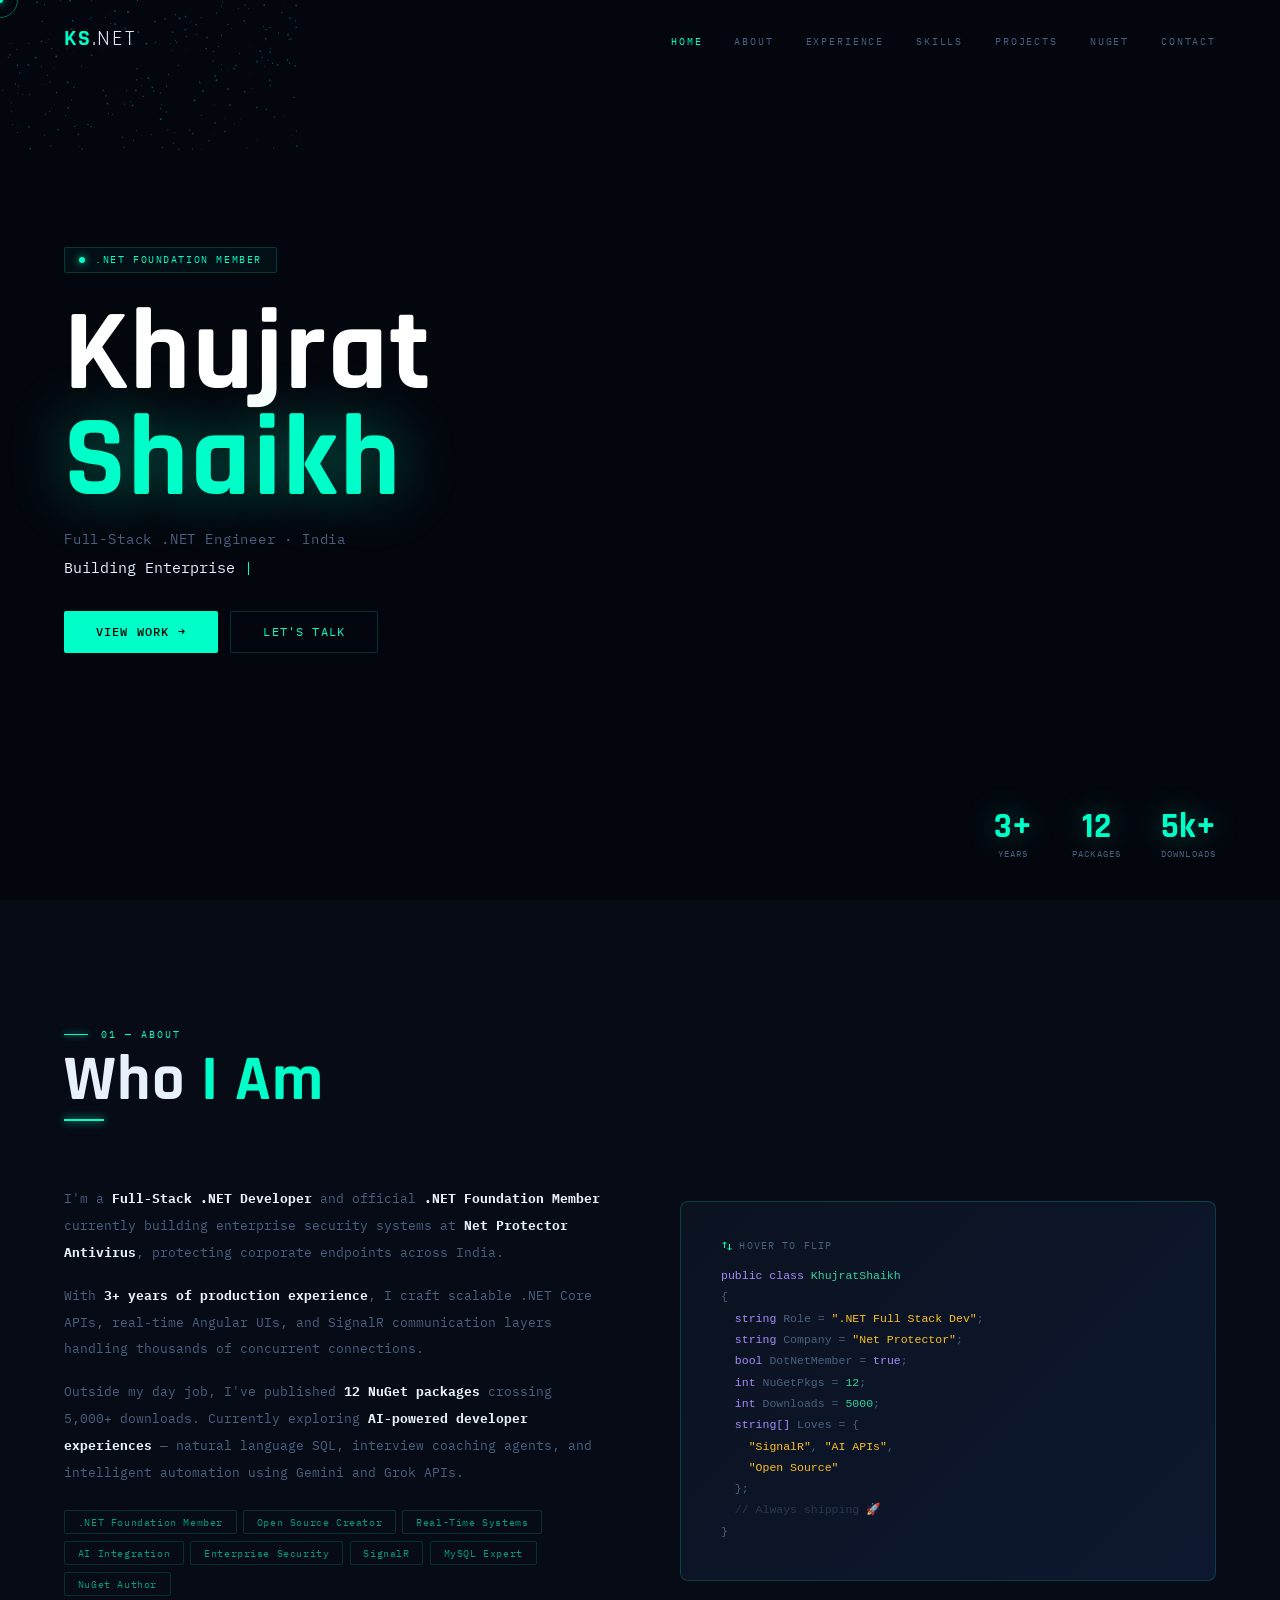
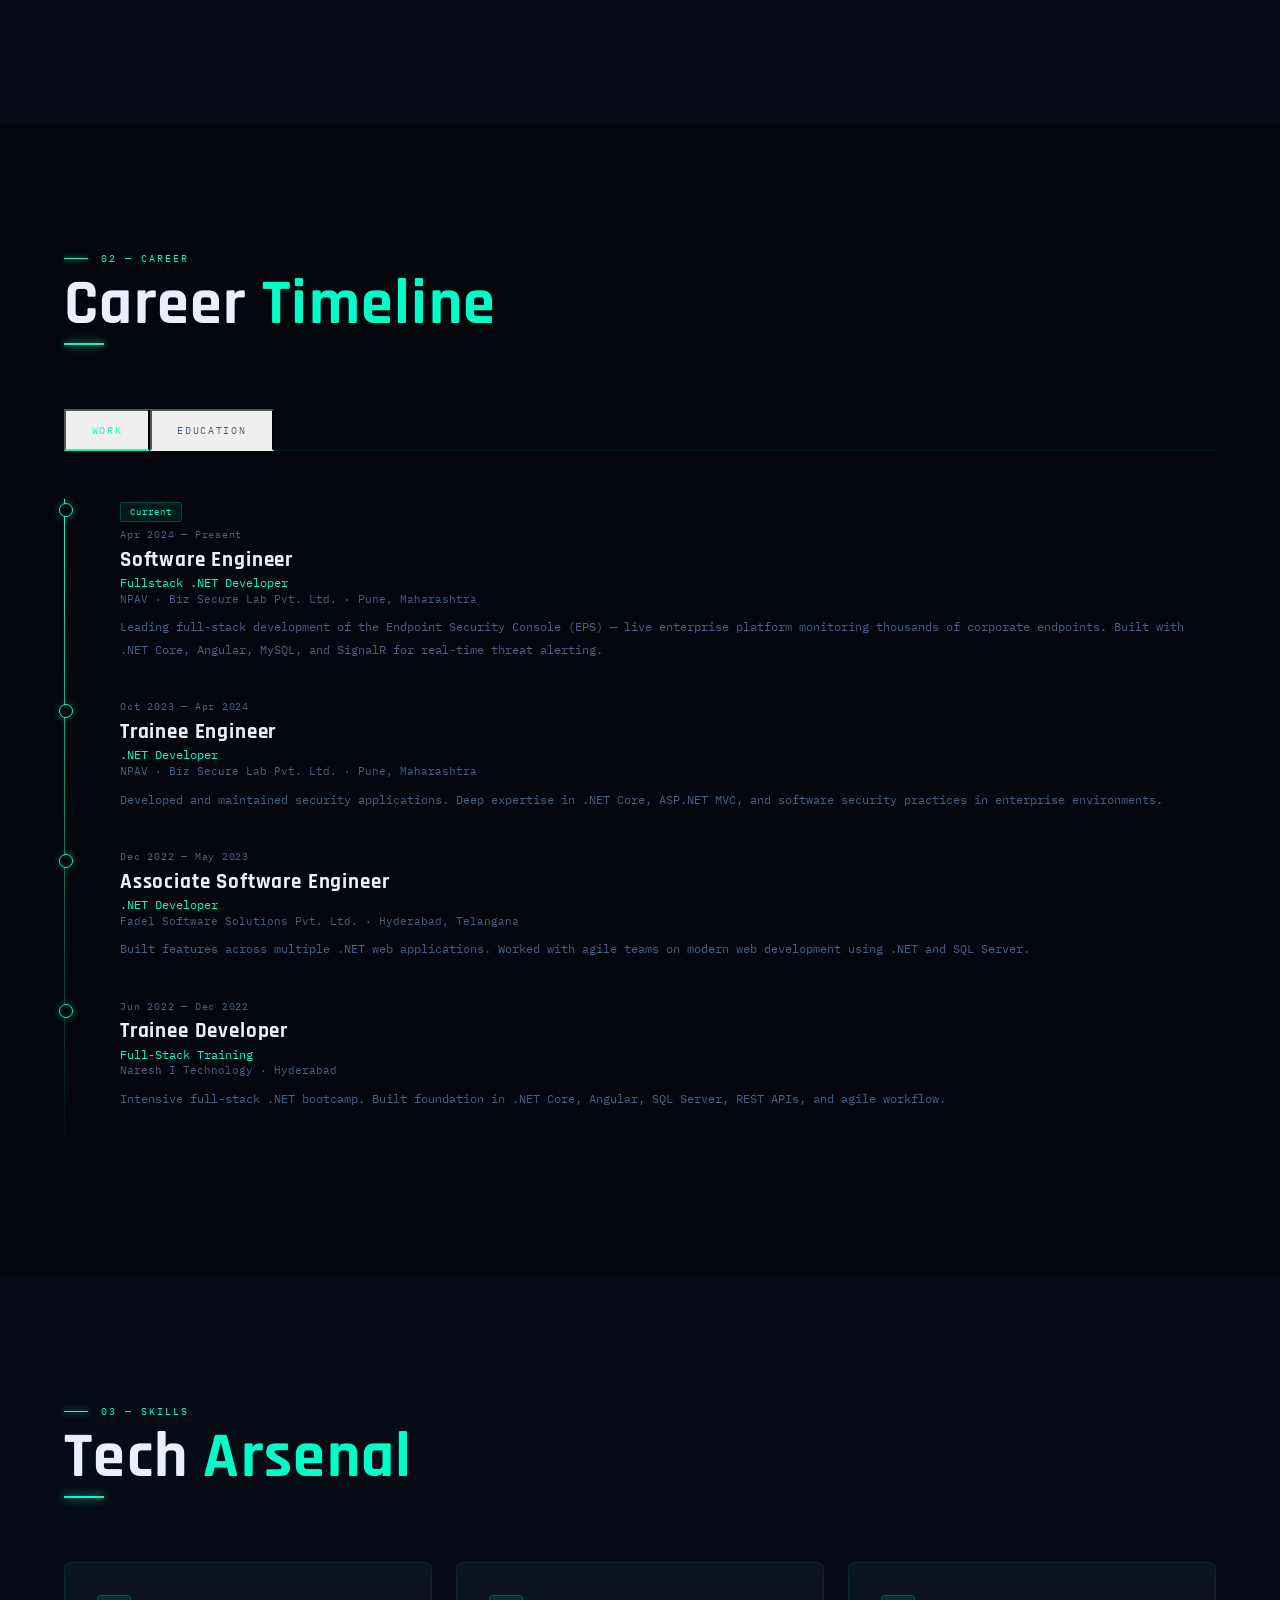
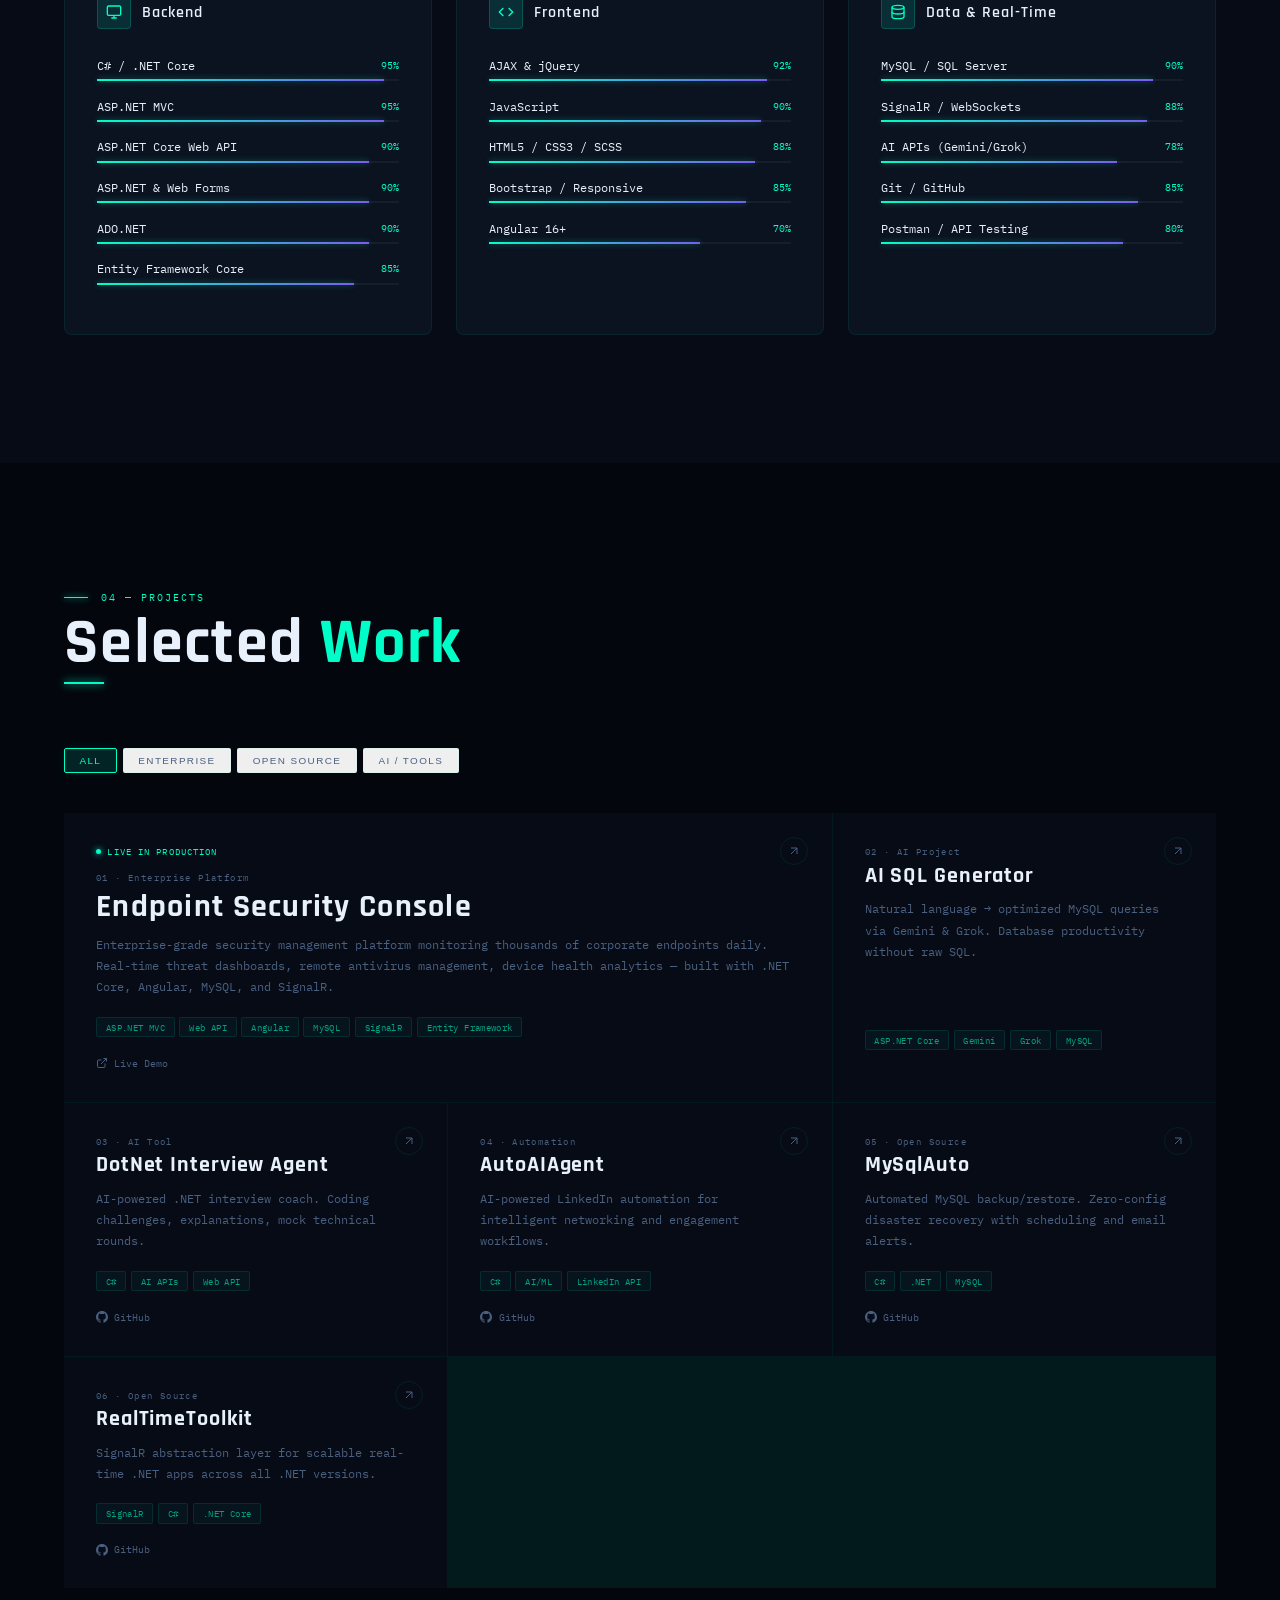
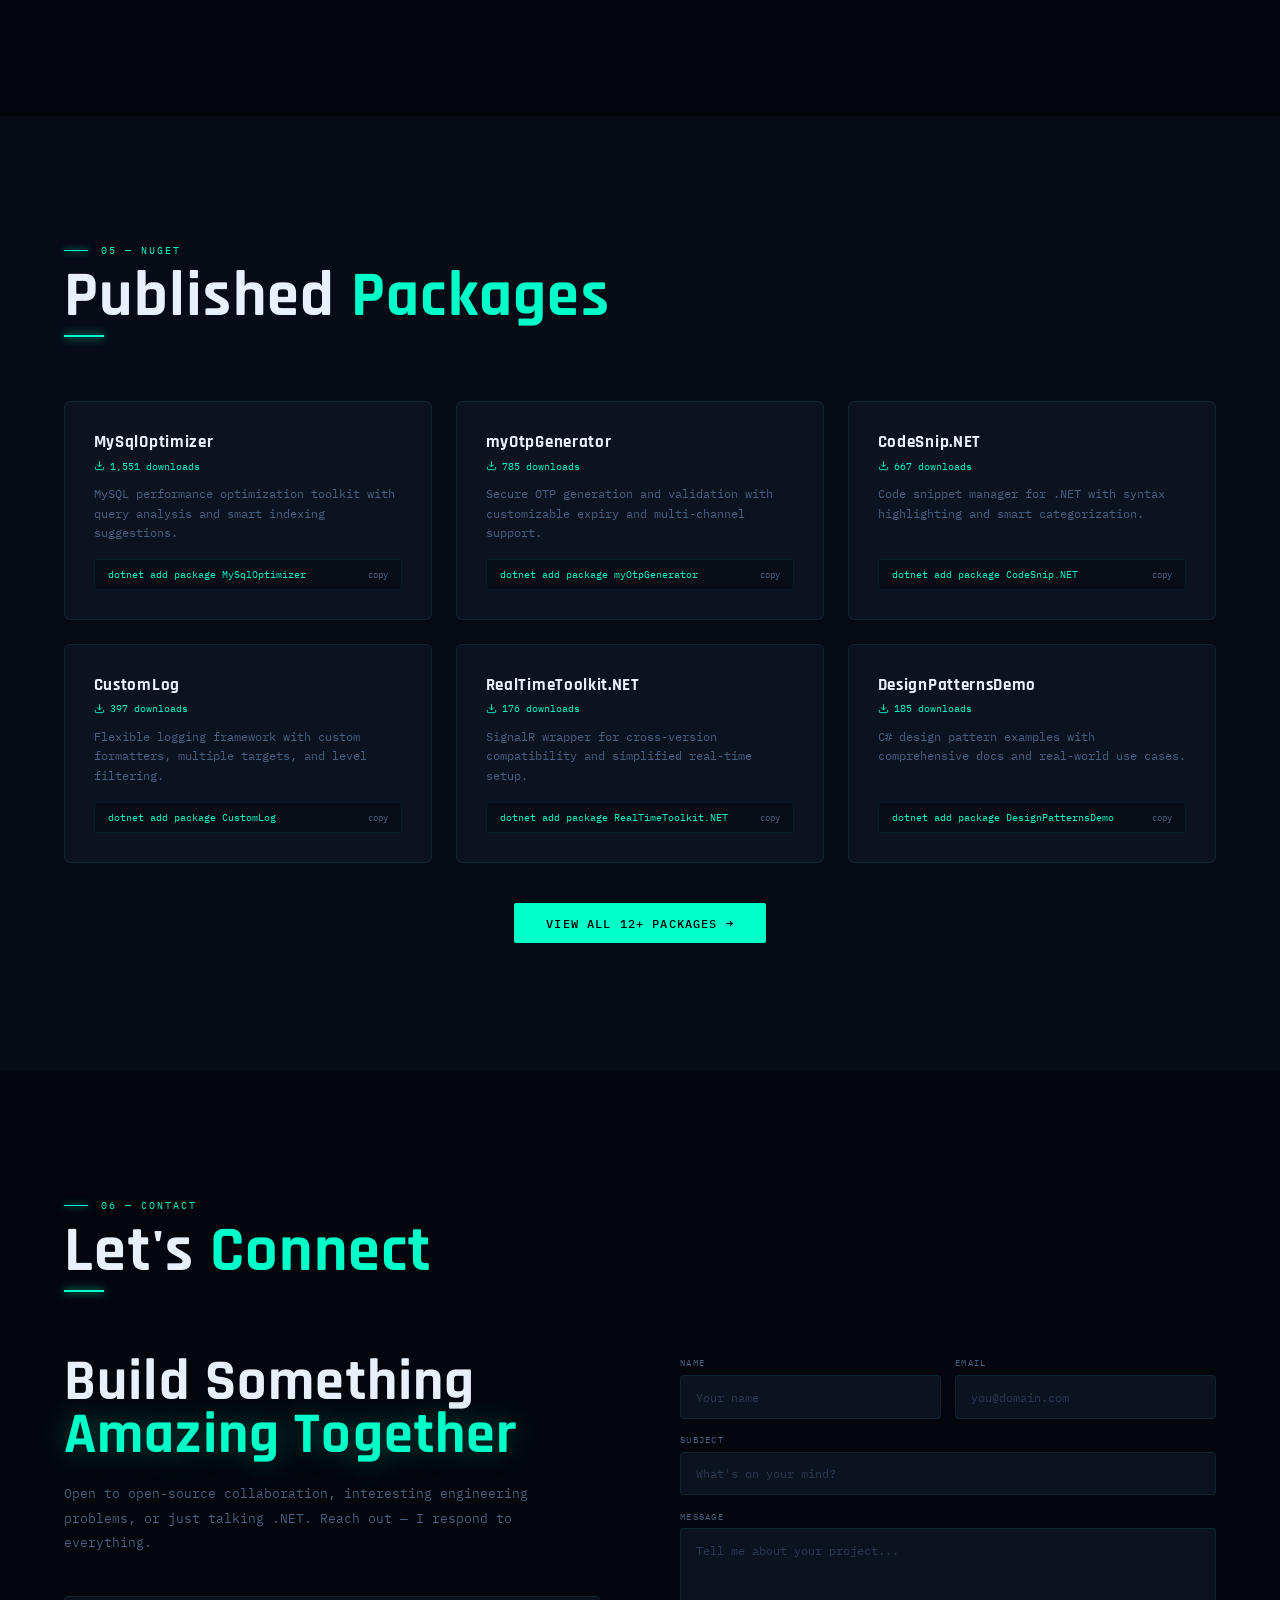
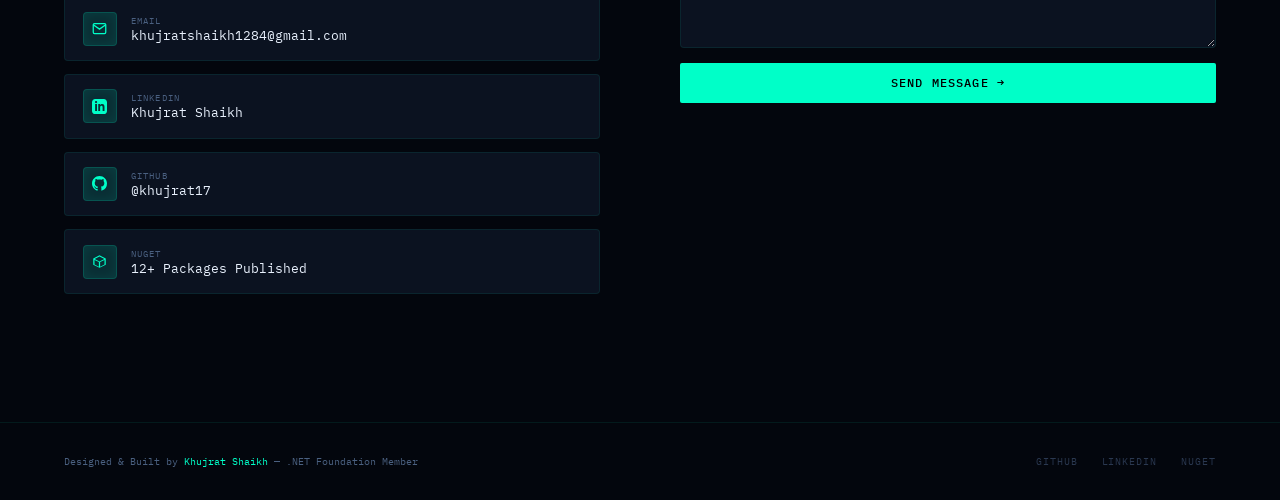
<file: index1.html>
<!DOCTYPE html>
<html lang="en">
<head>
<meta charset="UTF-8"/>
<meta name="viewport" content="width=device-width, initial-scale=1.0"/>
<title>Khujrat Shaikh — .NET Engineer</title>
<link rel="preconnect" href="https://fonts.googleapis.com"/>
<link href="https://fonts.googleapis.com/css2?family=Rajdhani:wght@400;500;600;700&family=IBM+Plex+Mono:wght@300;400;500&display=swap" rel="stylesheet"/>
<style>
:root{
  --bg:#03060d;
  --bg2:#060b16;
  --card:#0b1220;
  --teal:#00ffc8;
  --teal2:rgba(0,255,200,.12);
  --teal3:rgba(0,255,200,.04);
  --purple:#7b5cf0;
  --amber:#ffb627;
  --text:#e8f0fc;
  --muted:#4a6080;
  --muted2:#2a3850;
  --border:rgba(0,255,200,.08);
  --border2:rgba(0,255,200,.18);
  --head:'Rajdhani',sans-serif;
  --mono:'IBM Plex Mono',monospace;
}
*{margin:0;padding:0;box-sizing:border-box}
html{scroll-behavior:smooth}
body{background:var(--bg);color:var(--text);font-family:var(--mono);overflow-x:hidden;cursor:none}
a{text-decoration:none;color:inherit}
::-webkit-scrollbar{width:3px}
::-webkit-scrollbar-track{background:var(--bg)}
::-webkit-scrollbar-thumb{background:var(--teal)}

/* ========= CURSOR ========= */
#dot{position:fixed;width:6px;height:6px;background:var(--teal);border-radius:50%;pointer-events:none;z-index:9999;transform:translate(-50%,-50%);box-shadow:0 0 10px var(--teal),0 0 20px rgba(0,255,200,.3)}
#ring{position:fixed;width:36px;height:36px;border:1px solid rgba(0,255,200,.4);border-radius:50%;pointer-events:none;z-index:9998;transform:translate(-50%,-50%);transition:left .12s,top .12s,width .2s,height .2s,border-color .2s}

/* ========= PROGRESS ========= */
#pgbar{position:fixed;top:0;left:0;height:2px;background:linear-gradient(90deg,var(--teal),var(--purple));z-index:500}

/* ========= NAV ========= */
nav{position:fixed;top:0;left:0;right:0;z-index:300;display:flex;align-items:center;justify-content:space-between;padding:1.5rem 5vw;transition:all .4s}
nav.fx{background:rgba(3,6,13,.88);backdrop-filter:blur(20px);border-bottom:1px solid var(--border);padding:1rem 5vw}
.logo{font-family:var(--head);font-size:1.4rem;font-weight:700;color:var(--teal);letter-spacing:.08em}
.logo b{color:var(--text);font-weight:400}
.nl{display:flex;gap:2rem;list-style:none}
.nl a{font-size:.64rem;letter-spacing:.18em;text-transform:uppercase;color:var(--muted);transition:color .2s}
.nl a:hover,.nl a.ac{color:var(--teal)}
.ham{display:none;flex-direction:column;gap:4px;cursor:none}
.ham span{width:18px;height:1.5px;background:var(--muted);transition:all .3s;display:block}

/* ========= MOBILE ========= */
.mmenu{display:none;position:fixed;inset:0;background:rgba(3,6,13,.97);z-index:290;flex-direction:column;align-items:center;justify-content:center;gap:2.5rem}
.mmenu.on{display:flex}
.mmenu a{font-family:var(--head);font-size:2.5rem;font-weight:700;color:var(--muted);letter-spacing:.06em;transition:color .2s}
.mmenu a:hover{color:var(--teal)}

/* ========= HERO ========= */
#home{height:100vh;position:relative;overflow:hidden;display:flex;align-items:center}
#three-canvas{position:absolute;inset:0;z-index:0}
.hero-content{position:relative;z-index:2;padding:0 5vw;max-width:700px}
.hero-tag{display:inline-flex;align-items:center;gap:.6rem;border:1px solid var(--border2);border-radius:2px;padding:.35rem .9rem;font-size:.62rem;color:var(--teal);letter-spacing:.16em;text-transform:uppercase;margin-bottom:1.8rem;background:rgba(0,255,200,.04)}
.hero-tag-dot{width:6px;height:6px;background:var(--teal);border-radius:50%;animation:pp 1.6s infinite;box-shadow:0 0 8px var(--teal)}
@keyframes pp{0%,100%{opacity:1;transform:scale(1)}50%{opacity:.4;transform:scale(.7)}}
.hero-name{font-family:var(--head);font-size:clamp(4rem,9vw,8.5rem);font-weight:700;line-height:.92;letter-spacing:.02em;margin-bottom:1rem}
.hero-name .f{display:block;color:#fff;transform:translateX(-80px);opacity:0;animation:sx .8s .1s cubic-bezier(.25,.46,.45,.94) forwards}
.hero-name .s{display:block;color:var(--teal);transform:translateX(-80px);opacity:0;animation:sx .8s .25s cubic-bezier(.25,.46,.45,.94) forwards;text-shadow:0 0 60px rgba(0,255,200,.4)}
@keyframes sx{to{transform:translateX(0);opacity:1}}
.hero-role{font-size:.85rem;color:var(--muted);letter-spacing:.06em;margin-bottom:.6rem;transform:translateY(20px);opacity:0;animation:fy .7s .45s forwards}
.hero-typed-wrap{font-size:.95rem;color:var(--text);margin-bottom:2rem;transform:translateY(20px);opacity:0;animation:fy .7s .55s forwards;min-height:1.4em}
.tc{color:var(--teal)}
.caret{color:var(--teal);animation:blink .7s step-end infinite}
@keyframes blink{0%,100%{opacity:1}50%{opacity:0}}
@keyframes fy{to{transform:translateY(0);opacity:1}}
.hero-btns{display:flex;gap:.8rem;transform:translateY(20px);opacity:0;animation:fy .7s .7s forwards;flex-wrap:wrap}
.b1{padding:.8rem 2rem;background:var(--teal);color:#000;font-family:var(--mono);font-size:.72rem;letter-spacing:.1em;text-transform:uppercase;font-weight:500;border-radius:2px;transition:all .3s;border:none;cursor:none;display:inline-flex;align-items:center;gap:.5rem}
.b1:hover{background:#fff;box-shadow:0 0 30px rgba(0,255,200,.3);transform:translateY(-2px)}
.b2{padding:.8rem 2rem;background:transparent;color:var(--teal);font-family:var(--mono);font-size:.72rem;letter-spacing:.1em;text-transform:uppercase;border:1px solid var(--border2);border-radius:2px;transition:all .3s;cursor:none;display:inline-flex;align-items:center;gap:.5rem}
.b2:hover{background:var(--teal2);transform:translateY(-2px)}
.hero-stats{position:absolute;bottom:2.5rem;right:5vw;z-index:2;display:flex;gap:2.5rem}
.hs{text-align:center}
.hs-n{font-family:var(--head);font-size:2.2rem;font-weight:700;color:var(--teal);line-height:1;text-shadow:0 0 30px rgba(0,255,200,.4)}
.hs-l{font-size:.58rem;color:var(--muted);letter-spacing:.12em;text-transform:uppercase;margin-top:.2rem}

/* ========= SECTION BASE ========= */
.sec{padding:8rem 5vw;position:relative}
.cw{max-width:1240px;margin:0 auto}
.slabel{display:flex;align-items:center;gap:.8rem;font-size:.62rem;color:var(--teal);letter-spacing:.2em;text-transform:uppercase;margin-bottom:.6rem}
.slabel::before{content:'';width:24px;height:1px;background:var(--teal);box-shadow:0 0 6px var(--teal)}
.stitle{font-family:var(--head);font-size:clamp(2.8rem,5vw,5rem);font-weight:700;line-height:.92;letter-spacing:.02em;margin-bottom:.6rem}
.stitle em{font-style:normal;color:var(--teal)}
.srule{width:40px;height:2px;background:var(--teal);box-shadow:0 0 8px var(--teal);margin-bottom:4rem}

/* ========= ABOUT — 3D CARDS ========= */
#about{background:var(--bg2)}
.about-grid{display:grid;grid-template-columns:1fr 1fr;gap:5rem;align-items:center}
.about-copy p{font-size:.84rem;color:var(--muted);line-height:2;margin-bottom:1rem}
.about-copy p strong{color:var(--text)}
.about-pills{display:flex;flex-wrap:wrap;gap:.4rem;margin-top:1.5rem}
.apl{padding:.3rem .8rem;border:1px solid rgba(0,255,200,.15);border-radius:2px;font-size:.62rem;color:rgba(0,255,200,.6);letter-spacing:.06em;transition:all .25s}
.apl:hover{border-color:var(--teal);color:var(--teal);background:var(--teal2);box-shadow:0 0 12px rgba(0,255,200,.1)}
/* 3D flip card */
.flip-scene{perspective:900px;width:100%}
.flip-card{width:100%;height:380px;transform-style:preserve-3d;transition:transform .7s cubic-bezier(.25,.46,.45,.94);cursor:none;position:relative}
.flip-card:hover{transform:rotateY(180deg)}
.flip-face{position:absolute;inset:0;backface-visibility:hidden;border-radius:8px;padding:2.5rem;border:1px solid var(--border2)}
.flip-front{background:linear-gradient(135deg,var(--card),#0d1830);display:flex;flex-direction:column;justify-content:center}
.flip-back{background:linear-gradient(135deg,#0a1520,#0f1f35);transform:rotateY(180deg);display:flex;flex-direction:column;justify-content:center;gap:.8rem}
.flip-hint{font-size:.6rem;color:var(--muted);letter-spacing:.12em;text-transform:uppercase;margin-bottom:.8rem;display:flex;align-items:center;gap:.4rem}
.flip-hint svg{width:12px;height:12px;color:var(--teal)}
.flip-front pre{font-size:.72rem;line-height:1.85;color:var(--muted)}
.flip-front .kw{color:#a78bfa}.flip-front .ty{color:#34d399}.flip-front .st{color:#fbbf24}.flip-front .cm{color:var(--muted2)}
.flip-back-item{display:flex;align-items:center;gap:.8rem;font-size:.78rem}
.fbi-icon{width:30px;height:30px;background:var(--teal2);border:1px solid rgba(0,255,200,.2);border-radius:4px;display:flex;align-items:center;justify-content:center;color:var(--teal);flex-shrink:0;font-size:.75rem}
.fbi-val{color:var(--text);font-weight:500}
.fbi-label{font-size:.62rem;color:var(--muted);letter-spacing:.06em}

/* ========= EXPERIENCE ========= */
#experience{background:var(--bg)}
.exp-tabs{display:flex;gap:0;border-bottom:1px solid var(--border);margin-bottom:3rem}
.etab{padding:.75rem 1.6rem;font-family:var(--mono);font-size:.65rem;letter-spacing:.16em;text-transform:uppercase;color:var(--muted);border-bottom:2px solid transparent;margin-bottom:-1px;transition:all .25s;cursor:none;display:flex;align-items:center;gap:.5rem}
.etab.on{color:var(--teal);border-bottom-color:var(--teal)}
.etab:hover{color:var(--text)}
.epane{display:none}.epane.on{display:block}
.tl-wrap{position:relative;padding-left:1.5rem}
.tl-wrap::before{content:'';position:absolute;left:0;top:0;bottom:0;width:1px;background:linear-gradient(180deg,var(--teal),transparent)}
.tl-card{position:relative;padding:0 0 2.5rem 2rem;opacity:0;transform:translateX(-20px);transition:opacity .5s,transform .5s}
.tl-card.on{opacity:1;transform:translateX(0)}
.tl-card::before{content:'';position:absolute;left:-1.82rem;top:4px;width:12px;height:12px;border:1.5px solid var(--teal);border-radius:50%;background:var(--bg);box-shadow:0 0 8px rgba(0,255,200,.3);transition:all .3s}
.tl-card:hover::before{background:var(--teal);box-shadow:0 0 16px var(--teal)}
.tl-now{display:inline-block;padding:.15rem .55rem;background:rgba(0,255,200,.08);border:1px solid rgba(0,255,200,.2);border-radius:2px;font-size:.58rem;color:var(--teal);letter-spacing:.12em;margin-bottom:.4rem}
.tl-date{font-size:.62rem;color:var(--muted);letter-spacing:.08em;margin-bottom:.35rem}
.tl-title{font-family:var(--head);font-size:1.3rem;font-weight:700;color:var(--text);letter-spacing:.04em;margin-bottom:.15rem}
.tl-sub{font-size:.72rem;color:var(--teal);margin-bottom:.1rem}
.tl-co{font-size:.68rem;color:var(--muted)}
.tl-desc{margin-top:.6rem;font-size:.78rem;color:var(--muted);line-height:1.8}
.grade-tag{display:inline-flex;align-items:center;padding:.18rem .6rem;background:rgba(255,182,39,.07);border:1px solid rgba(255,182,39,.2);border-radius:2px;font-size:.62rem;color:var(--amber);margin:.35rem 0}

/* ========= SKILLS ========= */
#skills{background:var(--bg2)}
.skills-3d{display:grid;grid-template-columns:repeat(3,1fr);gap:1.5rem}
/* 3D tilt cards */
.sk3{background:var(--card);border:1px solid var(--border);border-radius:8px;padding:2rem;transition:all .15s;transform-style:preserve-3d;position:relative;overflow:hidden}
.sk3::before{content:'';position:absolute;inset:0;background:radial-gradient(circle at var(--mx,50%) var(--my,50%),rgba(0,255,200,.06) 0%,transparent 60%);opacity:0;transition:opacity .3s;pointer-events:none}
.sk3:hover::before{opacity:1}
.sk3::after{content:'';position:absolute;top:0;left:0;right:0;height:1px;background:linear-gradient(90deg,transparent,var(--teal),transparent);transform:scaleX(0);transition:transform .4s;transform-origin:center}
.sk3:hover::after{transform:scaleX(1)}
.sk3-head{display:flex;align-items:center;gap:.7rem;margin-bottom:1.8rem}
.sk3-ico{width:34px;height:34px;border:1px solid var(--border2);border-radius:4px;display:flex;align-items:center;justify-content:center;color:var(--teal);background:var(--teal2)}
.sk3-title{font-family:var(--head);font-size:1rem;font-weight:600;letter-spacing:.06em}
.sr{margin-bottom:1.1rem}
.sr-row{display:flex;justify-content:space-between;margin-bottom:.38rem}
.sr-nm{font-size:.72rem;color:var(--text)}.sr-pc{font-size:.65rem;color:var(--teal)}
.sr-bar{height:2px;background:rgba(255,255,255,.05);position:relative}
.sr-fill{position:absolute;left:0;top:0;height:100%;background:linear-gradient(90deg,var(--teal),var(--purple));width:0;transition:width 1.5s cubic-bezier(.25,.46,.45,.94);box-shadow:0 0 6px rgba(0,255,200,.4)}

/* ========= PROJECTS — 3D MOSAIC ========= */
#projects{background:var(--bg)}
.proj-filter{display:flex;gap:.4rem;margin-bottom:2.5rem;flex-wrap:wrap}
.pf{padding:.38rem .9rem;border:1px solid var(--border);border-radius:2px;font-size:.62rem;letter-spacing:.14em;text-transform:uppercase;color:var(--muted);transition:all .2s;cursor:none}
.pf:hover,.pf.on{border-color:var(--teal);color:var(--teal);background:var(--teal2);box-shadow:0 0 12px rgba(0,255,200,.08)}
/* 3D hover project cards */
.pgrid{display:grid;grid-template-columns:repeat(3,1fr);gap:1px;background:var(--border)}
.pcard3{background:var(--bg2);padding:2rem;display:flex;flex-direction:column;transition:all .2s;position:relative;overflow:hidden;transform-style:preserve-3d;cursor:none}
.pcard3::after{content:'';position:absolute;inset:0;background:radial-gradient(circle at var(--mx,50%) var(--my,50%),rgba(0,255,200,.05),transparent 60%);opacity:0;transition:opacity .3s;pointer-events:none}
.pcard3:hover{background:var(--card)}
.pcard3:hover::after{opacity:1}
.pcard3:hover .pc3-name{color:var(--teal);text-shadow:0 0 20px rgba(0,255,200,.2)}
.pcard3.big{grid-column:span 2}
.pc3-live{display:flex;align-items:center;gap:.4rem;font-size:.58rem;color:var(--teal);letter-spacing:.12em;text-transform:uppercase;margin-bottom:.8rem}
.pc3-live::before{content:'';width:5px;height:5px;background:var(--teal);border-radius:50%;animation:pp 1.6s infinite;box-shadow:0 0 6px var(--teal)}
.pc3-num{font-size:.58rem;color:var(--muted);letter-spacing:.15em;margin-bottom:.4rem}
.pc3-name{font-family:var(--head);font-size:1.4rem;font-weight:700;letter-spacing:.04em;transition:color .3s,text-shadow .3s;margin-bottom:.7rem;line-height:1}
.pcard3.big .pc3-name{font-size:2rem}
.pc3-desc{font-size:.76rem;color:var(--muted);line-height:1.75;flex:1;margin-bottom:1.2rem}
.pc3-tags{display:flex;flex-wrap:wrap;gap:.3rem;margin-bottom:1.2rem}
.ptag3{padding:.18rem .55rem;background:rgba(0,255,200,.04);border:1px solid rgba(0,255,200,.1);border-radius:2px;font-size:.58rem;color:rgba(0,255,200,.6);letter-spacing:.04em;transition:all .25s}
.pcard3:hover .ptag3{border-color:rgba(0,255,200,.2);color:var(--teal)}
.pc3-link{display:inline-flex;align-items:center;gap:.4rem;font-size:.64rem;color:var(--muted);transition:color .2s}
.pc3-link svg{width:12px;height:12px}
.pc3-link:hover{color:var(--teal)}
/* Corner arrow that rotates on hover */
.pc3-arr{position:absolute;top:1.5rem;right:1.5rem;width:28px;height:28px;border:1px solid var(--border);border-radius:50%;display:flex;align-items:center;justify-content:center;color:var(--muted);transition:all .3s}
.pcard3:hover .pc3-arr{border-color:var(--teal);color:var(--teal);transform:rotate(-45deg);box-shadow:0 0 10px rgba(0,255,200,.2)}

/* ========= NUGET ========= */
#packages{background:var(--bg2)}
.ng-grid{display:grid;grid-template-columns:repeat(3,1fr);gap:1.5rem}
.ngc{background:var(--card);border:1px solid var(--border);border-radius:6px;padding:1.8rem;position:relative;overflow:hidden;transition:all .3s;display:flex;flex-direction:column;transform-style:preserve-3d}
.ngc::before{content:'';position:absolute;top:0;left:0;width:2px;height:0;background:linear-gradient(180deg,var(--teal),var(--purple));transition:height .4s;box-shadow:0 0 8px rgba(0,255,200,.3)}
.ngc:hover::before{height:100%}
.ngc:hover{border-color:var(--border2);transform:translateX(4px) rotateY(-2deg);box-shadow:-8px 0 30px rgba(0,255,200,.06)}
.ng-name{font-family:var(--head);font-size:1.05rem;font-weight:700;color:var(--text);margin-bottom:.35rem;letter-spacing:.04em}
.ng-dl{font-size:.65rem;color:var(--teal);margin-bottom:.7rem;display:flex;align-items:center;gap:.35rem}
.ng-dl svg{width:11px;height:11px}
.ng-desc{font-size:.75rem;color:var(--muted);line-height:1.65;flex:1;margin-bottom:1rem}
.ng-cmd{display:flex;align-items:center;justify-content:space-between;background:rgba(0,0,0,.3);border:1px solid var(--border);border-radius:4px;padding:.5rem .8rem;font-size:.63rem;color:var(--teal);transition:border-color .25s;cursor:pointer}
.ng-cmd:hover{border-color:var(--teal);box-shadow:inset 0 0 12px rgba(0,255,200,.04)}
.ng-copy{font-size:.58rem;color:var(--muted);transition:color .2s;flex-shrink:0;margin-left:.5rem}
.ng-copy:hover{color:var(--teal)}

/* ========= CONTACT ========= */
#contact{background:var(--bg)}
.ct-grid{display:grid;grid-template-columns:1fr 1fr;gap:5rem}
.ct-head{font-family:var(--head);font-size:clamp(2.5rem,4.5vw,4.5rem);font-weight:700;line-height:.92;letter-spacing:.02em;margin-bottom:1.2rem}
.ct-head em{font-style:normal;color:var(--teal);text-shadow:0 0 30px rgba(0,255,200,.3)}
.ct-desc{font-size:.82rem;color:var(--muted);line-height:1.9;margin-bottom:2.5rem}
.ct-links{display:flex;flex-direction:column;gap:.8rem}
.ctl{display:flex;align-items:center;gap:9rem;padding:.9rem 1.1rem;background:var(--card);border:1px solid var(--border);border-radius:4px;transition:all .3s;gap:.9rem}
.ctl:hover{border-color:var(--teal);transform:translateX(6px);box-shadow:4px 0 20px rgba(0,255,200,.06)}
.ctl-ico{width:34px;height:34px;background:var(--teal2);border:1px solid rgba(0,255,200,.18);border-radius:4px;display:flex;align-items:center;justify-content:center;color:var(--teal);flex-shrink:0;box-shadow:inset 0 0 12px rgba(0,255,200,.08)}
.ctl-ico svg{width:15px;height:15px}
.ctl-l{font-size:.58rem;color:var(--muted);letter-spacing:.12em;text-transform:uppercase;display:block}
.ctl-v{font-size:.8rem;color:var(--text);display:block}
.cf{display:flex;flex-direction:column;gap:.9rem}
.cf-row{display:grid;grid-template-columns:1fr 1fr;gap:.9rem}
.cf-g{display:flex;flex-direction:column;gap:.35rem}
.cf-l{font-size:.58rem;color:var(--muted);letter-spacing:.14em;text-transform:uppercase}
.cf-i,.cf-t{background:var(--card);border:1px solid var(--border);border-radius:4px;padding:.8rem .95rem;color:var(--text);font-family:var(--mono);font-size:.78rem;outline:none;width:100%;transition:border-color .25s,box-shadow .25s}
.cf-i:focus,.cf-t:focus{border-color:var(--teal);box-shadow:0 0 0 3px rgba(0,255,200,.06)}
.cf-i::placeholder,.cf-t::placeholder{color:var(--muted2)}
.cf-t{resize:vertical;min-height:120px}

/* ========= FOOTER ========= */
footer{padding:2rem 5vw;border-top:1px solid var(--border);display:flex;justify-content:space-between;align-items:center;position:relative;z-index:1}
.ft{font-size:.63rem;color:var(--muted)}
.ft em{color:var(--teal);font-style:normal}
.ft-links{display:flex;gap:1.5rem}
.ft-links a{font-size:.6rem;color:var(--muted2);letter-spacing:.1em;text-transform:uppercase;transition:color .2s}
.ft-links a:hover{color:var(--teal)}

/* ========= REVEAL ========= */
[data-r]{opacity:0;transform:translateY(22px);transition:opacity .7s,transform .7s}
[data-r].on{opacity:1;transform:none}
[data-r=l]{transform:translateX(-22px)}[data-r=l].on{transform:none}
[data-r=r]{transform:translateX(22px)}[data-r=r].on{transform:none}
[data-r=s]{transform:scale(.94)}[data-r=s].on{transform:none}
.d1{transition-delay:.1s}.d2{transition-delay:.2s}.d3{transition-delay:.3s}.d4{transition-delay:.4s}.d5{transition-delay:.5s}

/* ========= RESPONSIVE ========= */
@media(max-width:1024px){
  .about-grid{grid-template-columns:1fr;gap:3rem}
  .skills-3d{grid-template-columns:1fr 1fr}
  .pgrid .pcard3.big{grid-column:span 3}
  .ng-grid{grid-template-columns:1fr 1fr}
  .ct-grid{grid-template-columns:1fr;gap:3rem}
}
@media(max-width:768px){
  .nl{display:none}.ham{display:flex}
  .sec{padding:5rem 5vw}
  .skills-3d{grid-template-columns:1fr}
  .pgrid{grid-template-columns:1fr}
  .pgrid .pcard3.big{grid-column:span 1}
  .ng-grid{grid-template-columns:1fr}
  .cf-row{grid-template-columns:1fr}
  footer{flex-direction:column;gap:.4rem;text-align:center;padding:1.5rem 5vw}
  .hero-stats{flex-direction:column;gap:1rem;bottom:1.5rem;right:5vw}
}
</style>
</head>
<body>

<div id="dot"></div>
<div id="ring"></div>
<div id="pgbar"></div>
<div class="mmenu" id="mm">
  <a href="#home">Home</a><a href="#about">About</a><a href="#experience">Experience</a>
  <a href="#skills">Skills</a><a href="#projects">Projects</a><a href="#packages">NuGet</a><a href="#contact">Contact</a>
</div>

<nav id="nav">
  <div class="logo">KS<b>.NET</b></div>
  <ul class="nl" id="nl">
    <li><a href="#home" class="ac">Home</a></li><li><a href="#about">About</a></li>
    <li><a href="#experience">Experience</a></li><li><a href="#skills">Skills</a></li>
    <li><a href="#projects">Projects</a></li><li><a href="#packages">NuGet</a></li>
    <li><a href="#contact">Contact</a></li>
  </ul>
  <div class="ham" id="ham"><span></span><span></span><span></span></div>
</nav>

<!-- ============ HERO ============ -->
<section id="home">
  <canvas id="three-canvas"></canvas>
  <div class="hero-content">
    <div class="hero-tag"><div class="hero-tag-dot"></div>.NET Foundation Member</div>
    <h1 class="hero-name"><span class="f">Khujrat</span><span class="s">Shaikh</span></h1>
    <p class="hero-role">Full-Stack .NET Engineer · India</p>
    <div class="hero-typed-wrap"><span class="typed-out"></span><span class="caret">|</span></div>
    <div class="hero-btns">
      <a href="#projects" class="b1">View Work →</a>
      <a href="#contact" class="b2">Let's Talk</a>
    </div>
  </div>
  <div class="hero-stats">
    <div class="hs"><div class="hs-n" data-t="3" data-s="+">0</div><div class="hs-l">Years</div></div>
    <div class="hs"><div class="hs-n" data-t="12" data-s="">0</div><div class="hs-l">Packages</div></div>
    <div class="hs"><div class="hs-n" data-t="5" data-s="k+">0</div><div class="hs-l">Downloads</div></div>
  </div>
</section>

<!-- ============ ABOUT ============ -->
<section id="about" class="sec">
<div class="cw">
  <div data-r><p class="slabel">01 — About</p><h2 class="stitle">Who <em>I Am</em></h2><div class="srule"></div></div>
  <div class="about-grid">
    <div class="about-copy" data-r=l>
      <p>I'm a <strong>Full-Stack .NET Developer</strong> and official <strong>.NET Foundation Member</strong> currently building enterprise security systems at <strong>Net Protector Antivirus</strong>, protecting corporate endpoints across India.</p>
      <p>With <strong>3+ years of production experience</strong>, I craft scalable .NET Core APIs, real-time Angular UIs, and SignalR communication layers handling thousands of concurrent connections.</p>
      <p>Outside my day job, I've published <strong>12 NuGet packages</strong> crossing 5,000+ downloads. Currently exploring <strong>AI-powered developer experiences</strong> — natural language SQL, interview coaching agents, and intelligent automation using Gemini and Grok APIs.</p>
      <div class="about-pills">
        <span class="apl">.NET Foundation Member</span><span class="apl">Open Source Creator</span>
        <span class="apl">Real-Time Systems</span><span class="apl">AI Integration</span>
        <span class="apl">Enterprise Security</span><span class="apl">SignalR</span>
        <span class="apl">MySQL Expert</span><span class="apl">NuGet Author</span>
      </div>
    </div>
    <div data-r=r>
      <div class="flip-scene">
        <div class="flip-card" id="fc">
          <div class="flip-face flip-front">
            <div class="flip-hint"><svg viewBox="0 0 24 24" fill="none" stroke="currentColor" stroke-width="2"><path d="M7 16V4m0 0L3 8m4-4l4 4"/><path d="M17 8v12m0 0l4-4m-4 4l-4-4"/></svg>Hover to flip</div>
            <pre><span class="kw">public class</span> <span class="ty">KhujratShaikh</span>
{
  <span class="kw">string</span> Role = <span class="st">".NET Full Stack Dev"</span>;
  <span class="kw">string</span> Company = <span class="st">"Net Protector"</span>;
  <span class="kw">bool</span> DotNetMember = <span class="kw">true</span>;
  <span class="kw">int</span> NuGetPkgs = <span class="ty">12</span>;
  <span class="kw">int</span> Downloads = <span class="ty">5000</span>;
  <span class="kw">string[]</span> Loves = {
    <span class="st">"SignalR"</span>, <span class="st">"AI APIs"</span>,
    <span class="st">"Open Source"</span>
  };
  <span class="cm">// Always shipping 🚀</span>
}</pre>
          </div>
          <div class="flip-face flip-back">
            <div class="flip-hint">🌟 Quick Facts</div>
            <div class="flip-back-item"><div class="fbi-icon">🏢</div><div><div class="fbi-val">Net Protector Antivirus</div><div class="fbi-label">Current Company · Pune</div></div></div>
            <div class="flip-back-item"><div class="fbi-icon">🔷</div><div><div class="fbi-val">.NET Foundation Member</div><div class="fbi-label">Official Membership</div></div></div>
            <div class="flip-back-item"><div class="fbi-icon">📦</div><div><div class="fbi-val">12 NuGet Packages</div><div class="fbi-label">5,000+ Downloads Globally</div></div></div>
            <div class="flip-back-item"><div class="fbi-icon">🤖</div><div><div class="fbi-val">AI Integration</div><div class="fbi-label">Gemini · Grok · OpenAI</div></div></div>
            <div class="flip-back-item"><div class="fbi-icon">⚡</div><div><div class="fbi-val">SignalR Expert</div><div class="fbi-label">Real-Time at Scale</div></div></div>
          </div>
        </div>
      </div>
    </div>
  </div>
</div>
</section>

<!-- ============ EXPERIENCE ============ -->
<section id="experience" class="sec">
<div class="cw">
  <div data-r><p class="slabel">02 — Career</p><h2 class="stitle">Career <em>Timeline</em></h2><div class="srule"></div></div>
  <div class="exp-tabs">
    <button class="etab on" data-ep="work">Work</button>
    <button class="etab" data-ep="edu">Education</button>
  </div>
  <div id="ep-work" class="epane on">
    <div class="tl-wrap">
      <div class="tl-card"><div class="tl-now">Current</div><div class="tl-date">Apr 2024 — Present</div><div class="tl-title">Software Engineer</div><div class="tl-sub">Fullstack .NET Developer</div><div class="tl-co">NPAV · Biz Secure Lab Pvt. Ltd. · Pune, Maharashtra</div><div class="tl-desc">Leading full-stack development of the Endpoint Security Console (EPS) — live enterprise platform monitoring thousands of corporate endpoints. Built with .NET Core, Angular, MySQL, and SignalR for real-time threat alerting.</div></div>
      <div class="tl-card"><div class="tl-date">Oct 2023 — Apr 2024</div><div class="tl-title">Trainee Engineer</div><div class="tl-sub">.NET Developer</div><div class="tl-co">NPAV · Biz Secure Lab Pvt. Ltd. · Pune, Maharashtra</div><div class="tl-desc">Developed and maintained security applications. Deep expertise in .NET Core, ASP.NET MVC, and software security practices in enterprise environments.</div></div>
      <div class="tl-card"><div class="tl-date">Dec 2022 — May 2023</div><div class="tl-title">Associate Software Engineer</div><div class="tl-sub">.NET Developer</div><div class="tl-co">Fadel Software Solutions Pvt. Ltd. · Hyderabad, Telangana</div><div class="tl-desc">Built features across multiple .NET web applications. Worked with agile teams on modern web development using .NET and SQL Server.</div></div>
      <div class="tl-card"><div class="tl-date">Jun 2022 — Dec 2022</div><div class="tl-title">Trainee Developer</div><div class="tl-sub">Full-Stack Training</div><div class="tl-co">Naresh I Technology · Hyderabad</div><div class="tl-desc">Intensive full-stack .NET bootcamp. Built foundation in .NET Core, Angular, SQL Server, REST APIs, and agile workflow.</div></div>
    </div>
  </div>
  <div id="ep-edu" class="epane">
    <div class="tl-wrap">
      <div class="tl-card"><div class="tl-date">Jun 2022 — Dec 2022</div><div class="tl-title">.NET Full Stack Developer</div><div class="tl-sub">Certification</div><div class="tl-co">Naresh I Technology · Hyderabad</div><div class="tl-desc">Comprehensive .NET Core, Angular, SQL Server and REST API training with project-based learning.</div></div>
      <div class="tl-card"><div class="tl-date">2019 — 2022</div><div class="tl-title">BCA — Computer Application</div><div class="tl-sub">Bachelor's Degree</div><div class="grade-tag">🎓 83.80%</div><div class="tl-co">Pune University · AKIMSS Institute, Solapur</div><div class="tl-desc">Computer science, algorithms, data structures, software engineering. Strong programming fundamentals.</div></div>
      <div class="tl-card"><div class="tl-date">2017 — 2019</div><div class="tl-title">HSC — Science (PCM)</div><div class="grade-tag">🎓 69.69%</div><div class="tl-co">Maharashtra State Board · SSA Junior College, Solapur</div></div>
      <div class="tl-card"><div class="tl-date">2015 — 2017</div><div class="tl-title">SSC</div><div class="grade-tag">🎓 84.80%</div><div class="tl-co">Maharashtra State Board · SSB High School, Solapur</div></div>
    </div>
  </div>
</div>
</section>

<!-- ============ SKILLS ============ -->
<section id="skills" class="sec">
<div class="cw">
  <div data-r><p class="slabel">03 — Skills</p><h2 class="stitle">Tech <em>Arsenal</em></h2><div class="srule"></div></div>
  <div class="skills-3d">
    <div class="sk3 d1" data-r=s>
      <div class="sk3-head"><div class="sk3-ico"><svg width="16" height="16" viewBox="0 0 24 24" fill="none" stroke="currentColor" stroke-width="2"><rect x="2" y="3" width="20" height="14" rx="2"/><line x1="8" y1="21" x2="16" y2="21"/><line x1="12" y1="17" x2="12" y2="21"/></svg></div><span class="sk3-title">Backend</span></div>
      <div class="sr"><div class="sr-row"><span class="sr-nm">C# / .NET Core</span><span class="sr-pc">95%</span></div><div class="sr-bar"><div class="sr-fill" data-w="95"></div></div></div>
      <div class="sr"><div class="sr-row"><span class="sr-nm">ASP.NET MVC</span><span class="sr-pc">95%</span></div><div class="sr-bar"><div class="sr-fill" data-w="95"></div></div></div>
      <div class="sr"><div class="sr-row"><span class="sr-nm">ASP.NET Core Web API</span><span class="sr-pc">90%</span></div><div class="sr-bar"><div class="sr-fill" data-w="90"></div></div></div>
      <div class="sr"><div class="sr-row"><span class="sr-nm">ASP.NET & Web Forms</span><span class="sr-pc">90%</span></div><div class="sr-bar"><div class="sr-fill" data-w="90"></div></div></div>
      <div class="sr"><div class="sr-row"><span class="sr-nm">ADO.NET</span><span class="sr-pc">90%</span></div><div class="sr-bar"><div class="sr-fill" data-w="90"></div></div></div>
      <div class="sr"><div class="sr-row"><span class="sr-nm">Entity Framework Core</span><span class="sr-pc">85%</span></div><div class="sr-bar"><div class="sr-fill" data-w="85"></div></div></div>
    </div>
    <div class="sk3 d2" data-r=s>
      <div class="sk3-head"><div class="sk3-ico"><svg width="16" height="16" viewBox="0 0 24 24" fill="none" stroke="currentColor" stroke-width="2"><polyline points="16 18 22 12 16 6"/><polyline points="8 6 2 12 8 18"/></svg></div><span class="sk3-title">Frontend</span></div>
      <div class="sr"><div class="sr-row"><span class="sr-nm">AJAX & jQuery</span><span class="sr-pc">92%</span></div><div class="sr-bar"><div class="sr-fill" data-w="92"></div></div></div>
      <div class="sr"><div class="sr-row"><span class="sr-nm">JavaScript</span><span class="sr-pc">90%</span></div><div class="sr-bar"><div class="sr-fill" data-w="90"></div></div></div>
      <div class="sr"><div class="sr-row"><span class="sr-nm">HTML5 / CSS3 / SCSS</span><span class="sr-pc">88%</span></div><div class="sr-bar"><div class="sr-fill" data-w="88"></div></div></div>
      <div class="sr"><div class="sr-row"><span class="sr-nm">Bootstrap / Responsive</span><span class="sr-pc">85%</span></div><div class="sr-bar"><div class="sr-fill" data-w="85"></div></div></div>
      <div class="sr"><div class="sr-row"><span class="sr-nm">Angular 16+</span><span class="sr-pc">70%</span></div><div class="sr-bar"><div class="sr-fill" data-w="70"></div></div></div>
    </div>
    <div class="sk3 d3" data-r=s>
      <div class="sk3-head"><div class="sk3-ico"><svg width="16" height="16" viewBox="0 0 24 24" fill="none" stroke="currentColor" stroke-width="2"><ellipse cx="12" cy="5" rx="9" ry="3"/><path d="M21 12c0 1.66-4 3-9 3s-9-1.34-9-3"/><path d="M3 5v14c0 1.66 4 3 9 3s9-1.34 9-3V5"/></svg></div><span class="sk3-title">Data & Real-Time</span></div>
      <div class="sr"><div class="sr-row"><span class="sr-nm">MySQL / SQL Server</span><span class="sr-pc">90%</span></div><div class="sr-bar"><div class="sr-fill" data-w="90"></div></div></div>
      <div class="sr"><div class="sr-row"><span class="sr-nm">SignalR / WebSockets</span><span class="sr-pc">88%</span></div><div class="sr-bar"><div class="sr-fill" data-w="88"></div></div></div>
      <div class="sr"><div class="sr-row"><span class="sr-nm">AI APIs (Gemini/Grok)</span><span class="sr-pc">78%</span></div><div class="sr-bar"><div class="sr-fill" data-w="78"></div></div></div>
      <div class="sr"><div class="sr-row"><span class="sr-nm">Git / GitHub</span><span class="sr-pc">85%</span></div><div class="sr-bar"><div class="sr-fill" data-w="85"></div></div></div>
      <div class="sr"><div class="sr-row"><span class="sr-nm">Postman / API Testing</span><span class="sr-pc">80%</span></div><div class="sr-bar"><div class="sr-fill" data-w="80"></div></div></div>
    </div>
  </div>
</div>
</section>

<!-- ============ PROJECTS ============ -->
<section id="projects" class="sec">
<div class="cw">
  <div data-r><p class="slabel">04 — Projects</p><h2 class="stitle">Selected <em>Work</em></h2><div class="srule"></div></div>
  <div class="proj-filter" data-r>
    <button class="pf on" data-f="all">All</button>
    <button class="pf" data-f="enterprise">Enterprise</button>
    <button class="pf" data-f="opensource">Open Source</button>
    <button class="pf" data-f="ai">AI / Tools</button>
  </div>
  <div class="pgrid">
    <div class="pcard3 big" data-cat="enterprise"><div class="pc3-live">Live in Production</div><div class="pc3-arr"><svg width="10" height="10" viewBox="0 0 20 20" fill="none"><path d="M4 4h12v12M4 16L16 4" stroke="currentColor" stroke-width="2"/></svg></div><div class="pc3-num">01 · Enterprise Platform</div><div class="pc3-name">Endpoint Security Console</div><div class="pc3-desc">Enterprise-grade security management platform monitoring thousands of corporate endpoints daily. Real-time threat dashboards, remote antivirus management, device health analytics — built with .NET Core, Angular, MySQL, and SignalR.</div><div class="pc3-tags"><span class="ptag3">ASP.NET MVC</span><span class="ptag3">Web API</span><span class="ptag3">Angular</span><span class="ptag3">MySQL</span><span class="ptag3">SignalR</span><span class="ptag3">Entity Framework</span></div><a href="https://epsweb.adminconsole.net" target="_blank" class="pc3-link"><svg viewBox="0 0 24 24" fill="none" stroke="currentColor" stroke-width="2"><path d="M18 13v6a2 2 0 0 1-2 2H5a2 2 0 0 1-2-2V8a2 2 0 0 1 2-2h6"/><polyline points="15 3 21 3 21 9"/><line x1="10" y1="14" x2="21" y2="3"/></svg>Live Demo</a></div>
    <div class="pcard3" data-cat="ai"><div class="pc3-arr"><svg width="10" height="10" viewBox="0 0 20 20" fill="none"><path d="M4 4h12v12M4 16L16 4" stroke="currentColor" stroke-width="2"/></svg></div><div class="pc3-num">02 · AI Project</div><div class="pc3-name">AI SQL Generator</div><div class="pc3-desc">Natural language → optimized MySQL queries via Gemini & Grok. Database productivity without raw SQL.</div><div class="pc3-tags"><span class="ptag3">ASP.NET Core</span><span class="ptag3">Gemini</span><span class="ptag3">Grok</span><span class="ptag3">MySQL</span></div></div>
    <div class="pcard3" data-cat="ai"><div class="pc3-arr"><svg width="10" height="10" viewBox="0 0 20 20" fill="none"><path d="M4 4h12v12M4 16L16 4" stroke="currentColor" stroke-width="2"/></svg></div><div class="pc3-num">03 · AI Tool</div><div class="pc3-name">DotNet Interview Agent</div><div class="pc3-desc">AI-powered .NET interview coach. Coding challenges, explanations, mock technical rounds.</div><div class="pc3-tags"><span class="ptag3">C#</span><span class="ptag3">AI APIs</span><span class="ptag3">Web API</span></div><a href="https://github.com/khujrat17/DotNetInterviewAgent" target="_blank" class="pc3-link"><svg viewBox="0 0 24 24" fill="currentColor"><path d="M12 0C5.37 0 0 5.37 0 12c0 5.31 3.435 9.795 8.205 11.385.6.105.825-.255.825-.57 0-.285-.015-1.23-.015-2.235-3.015.555-3.795-.735-4.035-1.41-.135-.345-.72-1.41-1.23-1.695-.42-.225-1.02-.78-.015-.795.945-.015 1.62.87 1.845 1.23 1.08 1.815 2.805 1.305 3.495.99.105-.78.42-1.305.765-1.605-2.67-.3-5.46-1.335-5.46-5.925 0-1.305.465-2.385 1.23-3.225-.12-.3-.54-1.53.12-3.18 0 0 1.005-.315 3.3 1.23.96-.27 1.98-.405 3-.405s2.04.135 3 .405c2.295-1.56 3.3-1.23 3.3-1.23.66 1.65.24 2.88.12 3.18.765.84 1.23 1.905 1.23 3.225 0 4.605-2.805 5.625-5.475 5.925.435.375.81 1.095.81 2.22 0 1.605-.015 2.895-.015 3.3 0 .315.225.69.825.57A12.02 12.02 0 0 0 24 12c0-6.63-5.37-12-12-12z"/></svg>GitHub</a></div>
    <div class="pcard3" data-cat="ai"><div class="pc3-arr"><svg width="10" height="10" viewBox="0 0 20 20" fill="none"><path d="M4 4h12v12M4 16L16 4" stroke="currentColor" stroke-width="2"/></svg></div><div class="pc3-num">04 · Automation</div><div class="pc3-name">AutoAIAgent</div><div class="pc3-desc">AI-powered LinkedIn automation for intelligent networking and engagement workflows.</div><div class="pc3-tags"><span class="ptag3">C#</span><span class="ptag3">AI/ML</span><span class="ptag3">LinkedIn API</span></div><a href="https://github.com/khujrat17/AutoAIAgent" target="_blank" class="pc3-link"><svg viewBox="0 0 24 24" fill="currentColor"><path d="M12 0C5.37 0 0 5.37 0 12c0 5.31 3.435 9.795 8.205 11.385.6.105.825-.255.825-.57 0-.285-.015-1.23-.015-2.235-3.015.555-3.795-.735-4.035-1.41-.135-.345-.72-1.41-1.23-1.695-.42-.225-1.02-.78-.015-.795.945-.015 1.62.87 1.845 1.23 1.08 1.815 2.805 1.305 3.495.99.105-.78.42-1.305.765-1.605-2.67-.3-5.46-1.335-5.46-5.925 0-1.305.465-2.385 1.23-3.225-.12-.3-.54-1.53.12-3.18 0 0 1.005-.315 3.3 1.23.96-.27 1.98-.405 3-.405s2.04.135 3 .405c2.295-1.56 3.3-1.23 3.3-1.23.66 1.65.24 2.88.12 3.18.765.84 1.23 1.905 1.23 3.225 0 4.605-2.805 5.625-5.475 5.925.435.375.81 1.095.81 2.22 0 1.605-.015 2.895-.015 3.3 0 .315.225.69.825.57A12.02 12.02 0 0 0 24 12c0-6.63-5.37-12-12-12z"/></svg>GitHub</a></div>
    <div class="pcard3" data-cat="opensource"><div class="pc3-arr"><svg width="10" height="10" viewBox="0 0 20 20" fill="none"><path d="M4 4h12v12M4 16L16 4" stroke="currentColor" stroke-width="2"/></svg></div><div class="pc3-num">05 · Open Source</div><div class="pc3-name">MySqlAuto</div><div class="pc3-desc">Automated MySQL backup/restore. Zero-config disaster recovery with scheduling and email alerts.</div><div class="pc3-tags"><span class="ptag3">C#</span><span class="ptag3">.NET</span><span class="ptag3">MySQL</span></div><a href="https://github.com/khujrat17/MySqlAuto" target="_blank" class="pc3-link"><svg viewBox="0 0 24 24" fill="currentColor"><path d="M12 0C5.37 0 0 5.37 0 12c0 5.31 3.435 9.795 8.205 11.385.6.105.825-.255.825-.57 0-.285-.015-1.23-.015-2.235-3.015.555-3.795-.735-4.035-1.41-.135-.345-.72-1.41-1.23-1.695-.42-.225-1.02-.78-.015-.795.945-.015 1.62.87 1.845 1.23 1.08 1.815 2.805 1.305 3.495.99.105-.78.42-1.305.765-1.605-2.67-.3-5.46-1.335-5.46-5.925 0-1.305.465-2.385 1.23-3.225-.12-.3-.54-1.53.12-3.18 0 0 1.005-.315 3.3 1.23.96-.27 1.98-.405 3-.405s2.04.135 3 .405c2.295-1.56 3.3-1.23 3.3-1.23.66 1.65.24 2.88.12 3.18.765.84 1.23 1.905 1.23 3.225 0 4.605-2.805 5.625-5.475 5.925.435.375.81 1.095.81 2.22 0 1.605-.015 2.895-.015 3.3 0 .315.225.69.825.57A12.02 12.02 0 0 0 24 12c0-6.63-5.37-12-12-12z"/></svg>GitHub</a></div>
    <div class="pcard3" data-cat="opensource"><div class="pc3-arr"><svg width="10" height="10" viewBox="0 0 20 20" fill="none"><path d="M4 4h12v12M4 16L16 4" stroke="currentColor" stroke-width="2"/></svg></div><div class="pc3-num">06 · Open Source</div><div class="pc3-name">RealTimeToolkit</div><div class="pc3-desc">SignalR abstraction layer for scalable real-time .NET apps across all .NET versions.</div><div class="pc3-tags"><span class="ptag3">SignalR</span><span class="ptag3">C#</span><span class="ptag3">.NET Core</span></div><a href="https://github.com/khujrat17/RealTimeToolkit" target="_blank" class="pc3-link"><svg viewBox="0 0 24 24" fill="currentColor"><path d="M12 0C5.37 0 0 5.37 0 12c0 5.31 3.435 9.795 8.205 11.385.6.105.825-.255.825-.57 0-.285-.015-1.23-.015-2.235-3.015.555-3.795-.735-4.035-1.41-.135-.345-.72-1.41-1.23-1.695-.42-.225-1.02-.78-.015-.795.945-.015 1.62.87 1.845 1.23 1.08 1.815 2.805 1.305 3.495.99.105-.78.42-1.305.765-1.605-2.67-.3-5.46-1.335-5.46-5.925 0-1.305.465-2.385 1.23-3.225-.12-.3-.54-1.53.12-3.18 0 0 1.005-.315 3.3 1.23.96-.27 1.98-.405 3-.405s2.04.135 3 .405c2.295-1.56 3.3-1.23 3.3-1.23.66 1.65.24 2.88.12 3.18.765.84 1.23 1.905 1.23 3.225 0 4.605-2.805 5.625-5.475 5.925.435.375.81 1.095.81 2.22 0 1.605-.015 2.895-.015 3.3 0 .315.225.69.825.57A12.02 12.02 0 0 0 24 12c0-6.63-5.37-12-12-12z"/></svg>GitHub</a></div>
  </div>
</div>
</section>

<!-- ============ NUGET ============ -->
<section id="packages" class="sec">
<div class="cw">
  <div data-r><p class="slabel">05 — NuGet</p><h2 class="stitle">Published <em>Packages</em></h2><div class="srule"></div></div>
  <div class="ng-grid">
    <div class="ngc d1" data-r><div class="ng-name">MySqlOptimizer</div><div class="ng-dl"><svg viewBox="0 0 24 24" fill="none" stroke="currentColor" stroke-width="2"><path d="M21 15v4a2 2 0 0 1-2 2H5a2 2 0 0 1-2-2v-4"/><polyline points="7 10 12 15 17 10"/><line x1="12" y1="15" x2="12" y2="3"/></svg>1,551 downloads</div><div class="ng-desc">MySQL performance optimization toolkit with query analysis and smart indexing suggestions.</div><div class="ng-cmd" onclick="cpkg(this,'dotnet add package MySqlOptimizer')"><span>dotnet add package MySqlOptimizer</span><span class="ng-copy">copy</span></div></div>
    <div class="ngc d2" data-r><div class="ng-name">myOtpGenerator</div><div class="ng-dl"><svg viewBox="0 0 24 24" fill="none" stroke="currentColor" stroke-width="2"><path d="M21 15v4a2 2 0 0 1-2 2H5a2 2 0 0 1-2-2v-4"/><polyline points="7 10 12 15 17 10"/><line x1="12" y1="15" x2="12" y2="3"/></svg>785 downloads</div><div class="ng-desc">Secure OTP generation and validation with customizable expiry and multi-channel support.</div><div class="ng-cmd" onclick="cpkg(this,'dotnet add package myOtpGenerator')"><span>dotnet add package myOtpGenerator</span><span class="ng-copy">copy</span></div></div>
    <div class="ngc d3" data-r><div class="ng-name">CodeSnip.NET</div><div class="ng-dl"><svg viewBox="0 0 24 24" fill="none" stroke="currentColor" stroke-width="2"><path d="M21 15v4a2 2 0 0 1-2 2H5a2 2 0 0 1-2-2v-4"/><polyline points="7 10 12 15 17 10"/><line x1="12" y1="15" x2="12" y2="3"/></svg>667 downloads</div><div class="ng-desc">Code snippet manager for .NET with syntax highlighting and smart categorization.</div><div class="ng-cmd" onclick="cpkg(this,'dotnet add package CodeSnip.NET')"><span>dotnet add package CodeSnip.NET</span><span class="ng-copy">copy</span></div></div>
    <div class="ngc d1" data-r><div class="ng-name">CustomLog</div><div class="ng-dl"><svg viewBox="0 0 24 24" fill="none" stroke="currentColor" stroke-width="2"><path d="M21 15v4a2 2 0 0 1-2 2H5a2 2 0 0 1-2-2v-4"/><polyline points="7 10 12 15 17 10"/><line x1="12" y1="15" x2="12" y2="3"/></svg>397 downloads</div><div class="ng-desc">Flexible logging framework with custom formatters, multiple targets, and level filtering.</div><div class="ng-cmd" onclick="cpkg(this,'dotnet add package CustomLog')"><span>dotnet add package CustomLog</span><span class="ng-copy">copy</span></div></div>
    <div class="ngc d2" data-r><div class="ng-name">RealTimeToolkit.NET</div><div class="ng-dl"><svg viewBox="0 0 24 24" fill="none" stroke="currentColor" stroke-width="2"><path d="M21 15v4a2 2 0 0 1-2 2H5a2 2 0 0 1-2-2v-4"/><polyline points="7 10 12 15 17 10"/><line x1="12" y1="15" x2="12" y2="3"/></svg>176 downloads</div><div class="ng-desc">SignalR wrapper for cross-version compatibility and simplified real-time setup.</div><div class="ng-cmd" onclick="cpkg(this,'dotnet add package RealTimeToolkit.NET')"><span>dotnet add package RealTimeToolkit.NET</span><span class="ng-copy">copy</span></div></div>
    <div class="ngc d3" data-r><div class="ng-name">DesignPatternsDemo</div><div class="ng-dl"><svg viewBox="0 0 24 24" fill="none" stroke="currentColor" stroke-width="2"><path d="M21 15v4a2 2 0 0 1-2 2H5a2 2 0 0 1-2-2v-4"/><polyline points="7 10 12 15 17 10"/><line x1="12" y1="15" x2="12" y2="3"/></svg>185 downloads</div><div class="ng-desc">C# design pattern examples with comprehensive docs and real-world use cases.</div><div class="ng-cmd" onclick="cpkg(this,'dotnet add package DesignPatternsDemo')"><span>dotnet add package DesignPatternsDemo</span><span class="ng-copy">copy</span></div></div>
  </div>
  <div style="text-align:center;margin-top:2.5rem" data-r><a href="https://www.nuget.org/profiles/Khujrat17" target="_blank" class="b1">View All 12+ Packages →</a></div>
</div>
</section>

<!-- ============ CONTACT ============ -->
<section id="contact" class="sec">
<div class="cw">
  <div data-r><p class="slabel">06 — Contact</p><h2 class="stitle">Let's <em>Connect</em></h2><div class="srule"></div></div>
  <div class="ct-grid">
    <div data-r=l>
      <h3 class="ct-head">Build Something<br/><em>Amazing Together</em></h3>
      <p class="ct-desc">Open to open-source collaboration, interesting engineering problems, or just talking .NET. Reach out — I respond to everything.</p>
      <div class="ct-links">
        <a href="mailto:khujratshaikh1284@gmail.com" class="ctl"><div class="ctl-ico"><svg viewBox="0 0 24 24" fill="none" stroke="currentColor" stroke-width="2"><path d="M4 4h16c1.1 0 2 .9 2 2v12c0 1.1-.9 2-2 2H4c-1.1 0-2-.9-2-2V6c0-1.1.9-2 2-2z"/><polyline points="22,6 12,13 2,6"/></svg></div><div><span class="ctl-l">Email</span><span class="ctl-v">khujratshaikh1284@gmail.com</span></div></a>
        <a href="https://www.linkedin.com/in/khujrat-shaikh-8823a5203/" target="_blank" class="ctl"><div class="ctl-ico"><svg viewBox="0 0 24 24" fill="currentColor"><path d="M19 0h-14c-2.761 0-5 2.239-5 5v14c0 2.761 2.239 5 5 5h14c2.762 0 5-2.239 5-5v-14c0-2.761-2.238-5-5-5zm-11 19h-3v-11h3v11zm-1.5-12.268c-.966 0-1.75-.79-1.75-1.764s.784-1.764 1.75-1.764 1.75.79 1.75 1.764-.783 1.764-1.75 1.764zm13.5 12.268h-3v-5.604c0-3.368-4-3.113-4 0v5.604h-3v-11h3v1.765c1.396-2.586 7-2.777 7 2.476v6.759z"/></svg></div><div><span class="ctl-l">LinkedIn</span><span class="ctl-v">Khujrat Shaikh</span></div></a>
        <a href="https://github.com/khujrat17" target="_blank" class="ctl"><div class="ctl-ico"><svg viewBox="0 0 24 24" fill="currentColor"><path d="M12 0C5.37 0 0 5.37 0 12c0 5.31 3.435 9.795 8.205 11.385.6.105.825-.255.825-.57 0-.285-.015-1.23-.015-2.235-3.015.555-3.795-.735-4.035-1.41-.135-.345-.72-1.41-1.23-1.695-.42-.225-1.02-.78-.015-.795.945-.015 1.62.87 1.845 1.23 1.08 1.815 2.805 1.305 3.495.99.105-.78.42-1.305.765-1.605-2.67-.3-5.46-1.335-5.46-5.925 0-1.305.465-2.385 1.23-3.225-.12-.3-.54-1.53.12-3.18 0 0 1.005-.315 3.3 1.23.96-.27 1.98-.405 3-.405s2.04.135 3 .405c2.295-1.56 3.3-1.23 3.3-1.23.66 1.65.24 2.88.12 3.18.765.84 1.23 1.905 1.23 3.225 0 4.605-2.805 5.625-5.475 5.925.435.375.81 1.095.81 2.22 0 1.605-.015 2.895-.015 3.3 0 .315.225.69.825.57A12.02 12.02 0 0 0 24 12c0-6.63-5.37-12-12-12z"/></svg></div><div><span class="ctl-l">GitHub</span><span class="ctl-v">@khujrat17</span></div></a>
        <a href="https://www.nuget.org/profiles/Khujrat17" target="_blank" class="ctl"><div class="ctl-ico"><svg viewBox="0 0 24 24" fill="currentColor"><path d="M12 2L2 7v10l10 5 10-5V7L12 2zm0 2.18l7.7 3.85L12 11.88 4.3 8.03 12 4.18zM4 9.47l7 3.5v7.36l-7-3.5V9.47zm9 10.86v-7.36l7-3.5v7.36l-7 3.5z"/></svg></div><div><span class="ctl-l">NuGet</span><span class="ctl-v">12+ Packages Published</span></div></a>
      </div>
    </div>
    <div data-r=r>
      <form class="cf" id="cf" onsubmit="csend(event,this)">
        <div class="cf-row">
          <div class="cf-g"><label class="cf-l">Name</label><input type="text" class="cf-i" placeholder="Your name" required/></div>
          <div class="cf-g"><label class="cf-l">Email</label><input type="email" class="cf-i" placeholder="you@domain.com" required/></div>
        </div>
        <div class="cf-g"><label class="cf-l">Subject</label><input type="text" class="cf-i" placeholder="What's on your mind?" required/></div>
        <div class="cf-g"><label class="cf-l">Message</label><textarea class="cf-t" rows="5" placeholder="Tell me about your project..." required></textarea></div>
        <button type="submit" class="b1" style="width:100%;justify-content:center">Send Message →</button>
      </form>
    </div>
  </div>
</div>
</section>

<footer>
  <p class="ft">Designed & Built by <em>Khujrat Shaikh</em> — .NET Foundation Member</p>
  <div class="ft-links">
    <a href="https://github.com/khujrat17" target="_blank">GitHub</a>
    <a href="https://www.linkedin.com/in/khujrat-shaikh-8823a5203/" target="_blank">LinkedIn</a>
    <a href="https://www.nuget.org/profiles/Khujrat17" target="_blank">NuGet</a>
  </div>
</footer>

<script>
/* ===== CURSOR ===== */
const dot=document.getElementById('dot'),ring=document.getElementById('ring');
let mx=0,my=0,rx=0,ry=0;
document.addEventListener('mousemove',e=>{mx=e.clientX;my=e.clientY;dot.style.left=mx+'px';dot.style.top=my+'px'});
(function rl(){rx+=(mx-rx)*.13;ry+=(my-ry)*.13;ring.style.left=rx+'px';ring.style.top=ry+'px';requestAnimationFrame(rl)})();
document.querySelectorAll('a,button,.pcard3,.ngc,.sk3,.ctl,.apl,.flip-card').forEach(el=>{
  el.addEventListener('mouseenter',()=>{dot.style.width='14px';dot.style.height='14px';ring.style.width='52px';ring.style.height='52px';ring.style.borderColor='rgba(0,255,200,.7)'});
  el.addEventListener('mouseleave',()=>{dot.style.width='6px';dot.style.height='6px';ring.style.width='36px';ring.style.height='36px';ring.style.borderColor='rgba(0,255,200,.4)'});
});

/* ===== THREE.JS HERO ===== */
(function(){
  const canvas=document.getElementById('three-canvas');
  const W=()=>canvas.offsetWidth,H=()=>canvas.offsetHeight;
  canvas.width=W();canvas.height=H();
  const gl=canvas.getContext('webgl');
  if(!gl){
    // Pure CSS fallback — animated gradient orbs
    canvas.style.background='radial-gradient(ellipse at 30% 50%,rgba(0,255,200,.06) 0%,transparent 60%),radial-gradient(ellipse at 70% 30%,rgba(123,92,240,.06) 0%,transparent 50%)';
    return;
  }
  // Minimal WebGL particle field
  const vsrc=`attribute vec2 a;attribute float s;attribute float sp;uniform float t;uniform vec2 res;void main(){float y=mod(a.y-t*sp,2.0)-1.0;gl_Position=vec4(a.x,y,0,1);gl_PointSize=s;}`;
  const fsrc=`precision mediump float;uniform vec3 col;void main(){float d=distance(gl_PointCoord,vec2(.5));if(d>.5)discard;gl_FragColor=vec4(col,(.5-d)*0.8);}`;
  function sh(t,s){const x=gl.createShader(t);gl.shaderSource(x,s);gl.compileShader(x);return x}
  const prog=gl.createProgram();
  gl.attachShader(prog,sh(gl.VERTEX_SHADER,vsrc));gl.attachShader(prog,sh(gl.FRAGMENT_SHADER,fsrc));
  gl.linkProgram(prog);gl.useProgram(prog);
  const N=300;const pos=new Float32Array(N*2),sizes=new Float32Array(N),speeds=new Float32Array(N);
  for(let i=0;i<N;i++){pos[i*2]=Math.random()*2-1;pos[i*2+1]=Math.random()*2-1;sizes[i]=Math.random()*2.5+.5;speeds[i]=Math.random()*.002+.0005}
  const pb=gl.createBuffer();gl.bindBuffer(gl.ARRAY_BUFFER,pb);gl.bufferData(gl.ARRAY_BUFFER,pos,gl.STATIC_DRAW);
  const al=gl.getAttribLocation(prog,'a');gl.vertexAttribPointer(al,2,gl.FLOAT,false,0,0);gl.enableVertexAttribArray(al);
  const sb=gl.createBuffer();gl.bindBuffer(gl.ARRAY_BUFFER,sb);gl.bufferData(gl.ARRAY_BUFFER,sizes,gl.STATIC_DRAW);
  const sl=gl.getAttribLocation(prog,'s');gl.vertexAttribPointer(sl,1,gl.FLOAT,false,0,0);gl.enableVertexAttribArray(sl);
  const spb=gl.createBuffer();gl.bindBuffer(gl.ARRAY_BUFFER,spb);gl.bufferData(gl.ARRAY_BUFFER,speeds,gl.STATIC_DRAW);
  const spl=gl.getAttribLocation(prog,'sp');gl.vertexAttribPointer(spl,1,gl.FLOAT,false,0,0);gl.enableVertexAttribArray(spl);
  const tl=gl.getUniformLocation(prog,'t');const cl=gl.getUniformLocation(prog,'col');
  gl.uniform3f(cl,.0,.86,.7);
  gl.enable(gl.BLEND);gl.blendFunc(gl.SRC_ALPHA,gl.ONE);
  gl.clearColor(0,0,0,0);
  let st=0;
  function draw(ts){if(!st)st=ts;const elapsed=(ts-st)/1000;
    const w=W(),h=H();if(canvas.width!==w||canvas.height!==h){canvas.width=w;canvas.height=h;gl.viewport(0,0,w,h)}
    gl.clear(gl.COLOR_BUFFER_BIT);
    gl.useProgram(prog);gl.uniform1f(tl,elapsed*.3);
    gl.drawArrays(gl.POINTS,0,N);requestAnimationFrame(draw);
  }requestAnimationFrame(draw);
  window.addEventListener('resize',()=>{canvas.width=W();canvas.height=H()});
})();

/* ===== TYPED TEXT ===== */
const phrases=['Building Enterprise Security Platforms','Publishing Open Source NuGet Packages','.NET Foundation Member','Creating AI-Powered Dev Tools','SignalR Real-Time Systems Engineer'];
let pi=0,ci=0,del=false;
const typed=document.querySelector('.typed-out');
function type(){
  if(!typed)return;
  const ph=phrases[pi];
  if(!del){typed.textContent=ph.slice(0,++ci);if(ci>=ph.length){del=true;setTimeout(type,1800);return}}
  else{typed.textContent=ph.slice(0,--ci);if(ci===0){del=false;pi=(pi+1)%phrases.length;setTimeout(type,350);return}}
  setTimeout(type,del?50:70);
}setTimeout(type,1000);

/* ===== COUNTERS ===== */
function runC(el){
  const t=+el.dataset.t,s=el.dataset.s||'';
  const dur=1600,start=performance.now();
  (function tick(n){const p=Math.min((n-start)/dur,1),e=1-Math.pow(1-p,4);
    el.textContent=Math.round(e*t)+s;if(p<1)requestAnimationFrame(tick);
  })(start);
}
document.querySelectorAll('.hs-n').forEach(runC);

/* ===== SCROLL PROGRESS + NAV ===== */
const pb2=document.getElementById('pgbar'),nav=document.getElementById('nav');
window.addEventListener('scroll',()=>{
  pb2.style.width=(scrollY/(document.body.scrollHeight-innerHeight)*100)+'%';
  nav.classList.toggle('fx',scrollY>60);
  document.querySelectorAll('section[id]').forEach(s=>{
    const a=document.querySelector(`.nl a[href="#${s.id}"]`);
    if(a)a.classList.toggle('ac',scrollY>=s.offsetTop-90&&scrollY<s.offsetTop+s.offsetHeight-90);
  });
});

/* ===== MOBILE MENU ===== */
const ham=document.getElementById('ham'),mm=document.getElementById('mm');
ham.addEventListener('click',()=>{mm.classList.toggle('on')});
mm.querySelectorAll('a').forEach(a=>a.addEventListener('click',()=>mm.classList.remove('on')));

/* ===== INTERSECTION OBSERVER ===== */
const io=new IntersectionObserver(entries=>{
  entries.forEach(e=>{
    if(!e.isIntersecting)return;
    const el=e.target;
    if(el.hasAttribute('data-r'))el.classList.add('on');
    el.querySelectorAll('.sr-fill').forEach(f=>{setTimeout(()=>{f.style.width=f.dataset.w+'%'},100)});
    el.querySelectorAll('[data-t]').forEach(runC);
    el.querySelectorAll('.tl-card').forEach((c,i)=>setTimeout(()=>c.classList.add('on'),i*130+80));
  });
},{threshold:.1});
document.querySelectorAll('[data-r],.sk3,.pcard3,.ngc,.about-copy,.flip-scene').forEach(el=>io.observe(el));

/* ===== EXP TABS ===== */
document.querySelectorAll('.etab').forEach(btn=>{
  btn.addEventListener('click',()=>{
    document.querySelectorAll('.etab').forEach(b=>b.classList.remove('on'));
    btn.classList.add('on');
    document.querySelectorAll('.epane').forEach(p=>p.classList.remove('on'));
    const pane=document.getElementById('ep-'+btn.dataset.ep);
    if(pane){pane.classList.add('on');pane.querySelectorAll('.tl-card').forEach((c,i)=>{c.classList.remove('on');setTimeout(()=>c.classList.add('on'),i*130)})}
  });
});
setTimeout(()=>document.querySelectorAll('#ep-work .tl-card').forEach((c,i)=>setTimeout(()=>c.classList.add('on'),i*130+400)),500);

/* ===== PROJECT FILTER ===== */
document.querySelectorAll('.pf').forEach(btn=>{
  btn.addEventListener('click',()=>{
    document.querySelectorAll('.pf').forEach(b=>b.classList.remove('on'));
    btn.classList.add('on');
    const f=btn.dataset.f;
    document.querySelectorAll('.pcard3').forEach(c=>{
      const ok=f==='all'||c.dataset.cat===f;
      c.style.transition='opacity .3s,transform .3s';
      c.style.opacity=ok?'1':'0.12';c.style.pointerEvents=ok?'auto':'none';
    });
  });
});

/* ===== 3D TILT (skill cards + project cards) ===== */
document.querySelectorAll('.sk3,.pcard3').forEach(card=>{
  card.addEventListener('mousemove',e=>{
    const r=card.getBoundingClientRect();
    const x=(e.clientX-r.left)/r.width,y=(e.clientY-r.top)/r.height;
    const rx=(y-.5)*12,ry=(x-.5)*-12;
    card.style.transform=`perspective(600px) rotateX(${rx}deg) rotateY(${ry}deg) translateZ(6px)`;
    card.style.setProperty('--mx',(x*100)+'%');card.style.setProperty('--my',(y*100)+'%');
  });
  card.addEventListener('mouseleave',()=>{card.style.transform='perspective(600px) rotateX(0) rotateY(0) translateZ(0)'});
});

/* ===== COPY ===== */
function cpkg(el,cmd){
  navigator.clipboard.writeText(cmd).then(()=>{
    const c=el.querySelector('.ng-copy');
    c.textContent='✓ copied';c.style.color='var(--teal)';
    setTimeout(()=>{c.textContent='copy';c.style.color=''},2000);
  });
}

/* ===== FORM ===== */
function csend(e,form){
  e.preventDefault();
  const btn=form.querySelector('button');const orig=btn.innerHTML;
  btn.textContent='Sending...';btn.disabled=true;btn.style.opacity='.7';
  setTimeout(()=>{btn.textContent='✓ Message Sent!';btn.style.background='#28c840';btn.style.opacity='1';
    setTimeout(()=>{btn.innerHTML=orig;btn.style.background='';btn.disabled=false;form.reset()},3000);
  },1500);
}
</script>
</body>
</html>
</file>
<file: styles.css>
/* ===== CSS VARIABLES ===== */
:root {
    --primary-color: #00d4ff;
    --secondary-color: #7c3aed;
    --accent-color: #ff006e;
    --bg-dark: #0a0a0f;
    --bg-darker: #050508;
    --bg-card: rgba(15, 15, 25, 0.8);
    --text-primary: #ffffff;
    --text-secondary: #a0a0b8;
    --gradient-primary: linear-gradient(135deg, #00d4ff 0%, #7c3aed 100%);
    --gradient-accent: linear-gradient(135deg, #ff006e 0%, #ff8a00 100%);
    --glow-color: rgba(0, 212, 255, 0.4);
    --transition: all 0.3s cubic-bezier(0.4, 0, 0.2, 1);
}

/* ===== GLOBAL RESET ===== */
* {
    margin: 0;
    padding: 0;
    box-sizing: border-box;
}

html {
    scroll-behavior: smooth;
    overflow-x: hidden;
}

body {
    font-family: 'JetBrains Mono', monospace;
    background: var(--bg-dark);
    color: var(--text-primary);
    line-height: 1.6;
    overflow-x: hidden;
}

/* ===== COSMIC BACKGROUND ===== */
.cosmic-bg {
    position: fixed;
    top: 0;
    left: 0;
    width: 100%;
    height: 100%;
    z-index: -1;
    background: radial-gradient(ellipse at bottom, #1b1b2f 0%, #0a0a0f 100%);
}

.stars, .stars2, .stars3 {
    position: absolute;
    top: 0;
    left: 0;
    width: 100%;
    height: 100%;
    background: transparent;
}

.stars {
    background-image: 
        radial-gradient(2px 2px at 20px 30px, #eee, transparent),
        radial-gradient(2px 2px at 60px 70px, #fff, transparent),
        radial-gradient(1px 1px at 50px 50px, #eee, transparent),
        radial-gradient(1px 1px at 130px 80px, #fff, transparent),
        radial-gradient(2px 2px at 90px 10px, #eee, transparent);
    background-repeat: repeat;
    background-size: 200px 200px;
    animation: animateStars 50s linear infinite;
}

.stars2 {
    background-image: 
        radial-gradient(1px 1px at 40px 60px, #fff, transparent),
        radial-gradient(1px 1px at 110px 90px, #eee, transparent),
        radial-gradient(1px 1px at 70px 20px, #fff, transparent);
    background-repeat: repeat;
    background-size: 250px 250px;
    animation: animateStars 100s linear infinite;
}

.stars3 {
    background-image: 
        radial-gradient(1px 1px at 150px 120px, rgba(255,255,255,0.5), transparent),
        radial-gradient(1px 1px at 80px 140px, rgba(255,255,255,0.3), transparent);
    background-repeat: repeat;
    background-size: 300px 300px;
    animation: animateStars 150s linear infinite;
}

@keyframes animateStars {
    from { transform: translateY(0px); }
    to { transform: translateY(-2000px); }
}

#gridCanvas {
    position: absolute;
    top: 0;
    left: 0;
    width: 100%;
    height: 100%;
    opacity: 0.15;
}

/* ===== NAVIGATION ===== */
.navbar {
    position: fixed;
    top: 0;
    left: 0;
    width: 100%;
    padding: 1.5rem 0;
    background: rgba(10, 10, 15, 0.8);
    backdrop-filter: blur(20px);
    border-bottom: 1px solid rgba(255, 255, 255, 0.05);
    z-index: 1000;
    transition: var(--transition);
}

.navbar.scrolled {
    padding: 1rem 0;
    background: rgba(10, 10, 15, 0.95);
    box-shadow: 0 10px 30px rgba(0, 0, 0, 0.5);
}

.nav-container {
    max-width: 1400px;
    margin: 0 auto;
    padding: 0 2rem;
    display: flex;
    justify-content: space-between;
    align-items: center;
}

.logo {
    font-family: 'Orbitron', sans-serif;
    font-size: 1.8rem;
    font-weight: 900;
    letter-spacing: 2px;
}

.logo-bracket {
    color: var(--primary-color);
    text-shadow: 0 0 20px var(--glow-color);
}

.logo-text {
    background: var(--gradient-primary);
    -webkit-background-clip: text;
    -webkit-text-fill-color: transparent;
    background-clip: text;
}

.nav-menu {
    display: flex;
    gap: 3rem;
    list-style: none;
}

.nav-link {
    color: var(--text-secondary);
    text-decoration: none;
    font-size: 0.95rem;
    font-weight: 500;
    position: relative;
    transition: var(--transition);
}

.nav-link::before {
    content: '';
    position: absolute;
    bottom: -5px;
    left: 0;
    width: 0;
    height: 2px;
    background: var(--gradient-primary);
    transition: width 0.3s ease;
}

.nav-link:hover {
    color: var(--primary-color);
}

.nav-link:hover::before {
    width: 100%;
}

.hamburger {
    display: none;
    flex-direction: column;
    gap: 5px;
    cursor: pointer;
}

.hamburger span {
    width: 25px;
    height: 2px;
    background: var(--primary-color);
    transition: var(--transition);
}

/* ===== HERO SECTION ===== */
.hero {
    min-height: 100vh;
    display: flex;
    align-items: center;
    justify-content: center;
    padding: 8rem 2rem 4rem;
    position: relative;
}

.hero-content {
    max-width: 1000px;
    text-align: center;
}

.hero-badge {
    display: inline-block;
    padding: 0.5rem 1.5rem;
    background: rgba(124, 58, 237, 0.1);
    border: 1px solid rgba(124, 58, 237, 0.3);
    border-radius: 50px;
    margin-bottom: 2rem;
    position: relative;
    animation: fadeInUp 0.8s ease 0.2s both;
}

.badge-glow {
    position: absolute;
    top: 50%;
    left: 50%;
    transform: translate(-50%, -50%);
    width: 100%;
    height: 100%;
    background: var(--gradient-primary);
    filter: blur(20px);
    opacity: 0.3;
    z-index: -1;
    animation: pulse 2s ease-in-out infinite;
}

.hero-badge span {
    color: var(--primary-color);
    font-size: 0.85rem;
    font-weight: 600;
    letter-spacing: 1px;
    text-transform: uppercase;
}

.greeting {
    display: block;
    font-size: 1.2rem;
    color: var(--text-secondary);
    margin-bottom: 0.5rem;
    animation: fadeInUp 0.8s ease 0.3s both;
}

.hero-title {
    font-family: 'Orbitron', sans-serif;
    font-size: 5rem;
    font-weight: 900;
    line-height: 1.2;
    margin-bottom: 1rem;
}

.name-wrapper {
    display: block;
    animation: fadeInUp 0.8s ease 0.4s both;
}

.gradient-text {
    background: var(--gradient-primary);
    -webkit-background-clip: text;
    -webkit-text-fill-color: transparent;
    background-clip: text;
    position: relative;
    display: inline-block;
}

.gradient-text::after {
    content: '';
    position: absolute;
    bottom: -10px;
    left: 0;
    width: 100%;
    height: 4px;
    background: var(--gradient-primary);
    border-radius: 2px;
}

.typing-wrapper {
    min-height: 80px;
    display: flex;
    align-items: center;
    justify-content: center;
    margin-bottom: 2rem;
}

.hero-subtitle {
    font-size: 1.8rem;
    font-weight: 400;
    color: var(--text-secondary);
    animation: fadeInUp 0.8s ease 0.5s both;
}

.typed-text {
    color: var(--primary-color);
}

.cursor {
    animation: blink 1s infinite;
    color: var(--primary-color);
}

@keyframes blink {
    0%, 50% { opacity: 1; }
    51%, 100% { opacity: 0; }
}

.hero-description {
    font-size: 1.1rem;
    color: var(--text-secondary);
    max-width: 700px;
    margin: 0 auto 3rem;
    line-height: 1.8;
    animation: fadeInUp 0.8s ease 0.6s both;
}

.hero-stats {
    display: flex;
    justify-content: center;
    gap: 4rem;
    margin-bottom: 3rem;
    animation: fadeInUp 0.8s ease 0.7s both;
}

.stat-item {
    text-align: center;
}

.stat-number {
    font-family: 'Orbitron', sans-serif;
    font-size: 3rem;
    font-weight: 900;
    background: var(--gradient-primary);
    -webkit-background-clip: text;
    -webkit-text-fill-color: transparent;
    background-clip: text;
    line-height: 1;
    margin-bottom: 0.5rem;
}

.stat-label {
    font-size: 0.9rem;
    color: var(--text-secondary);
    text-transform: uppercase;
    letter-spacing: 1px;
}

.hero-cta {
    display: flex;
    gap: 1.5rem;
    justify-content: center;
    margin-bottom: 3rem;
    animation: fadeInUp 0.8s ease 0.8s both;
}

/* ===== BUTTONS ===== */
.btn {
    padding: 1rem 2rem;
    border: none;
    border-radius: 8px;
    font-size: 1rem;
    font-weight: 600;
    text-decoration: none;
    display: inline-flex;
    align-items: center;
    gap: 0.5rem;
    cursor: pointer;
    transition: var(--transition);
    position: relative;
    overflow: hidden;
}

.btn-primary {
    background: var(--gradient-primary);
    color: var(--text-primary);
    box-shadow: 0 10px 30px rgba(0, 212, 255, 0.3);
}

.btn-primary::before {
    content: '';
    position: absolute;
    top: 0;
    left: -100%;
    width: 100%;
    height: 100%;
    background: linear-gradient(90deg, transparent, rgba(255,255,255,0.2), transparent);
    transition: left 0.5s ease;
}

.btn-primary:hover::before {
    left: 100%;
}

.btn-primary:hover {
    transform: translateY(-3px);
    box-shadow: 0 15px 40px rgba(0, 212, 255, 0.5);
}

.btn-secondary {
    background: rgba(124, 58, 237, 0.1);
    color: var(--primary-color);
    border: 2px solid var(--primary-color);
}

.btn-secondary:hover {
    background: rgba(124, 58, 237, 0.2);
    transform: translateY(-3px);
}

/* ===== SOCIAL LINKS ===== */
.social-links {
    display: flex;
    gap: 1.5rem;
    justify-content: center;
    animation: fadeInUp 0.8s ease 0.9s both;
}

.social-icon {
    width: 50px;
    height: 50px;
    display: flex;
    align-items: center;
    justify-content: center;
    background: rgba(255, 255, 255, 0.05);
    border: 1px solid rgba(255, 255, 255, 0.1);
    border-radius: 50%;
    color: var(--text-secondary);
    transition: var(--transition);
}

.social-icon:hover {
    background: var(--gradient-primary);
    border-color: transparent;
    color: var(--text-primary);
    transform: translateY(-5px);
    box-shadow: 0 10px 30px var(--glow-color);
}

/* ===== SCROLL INDICATOR ===== */
.scroll-indicator {
    position: absolute;
    bottom: 2rem;
    left: 50%;
    transform: translateX(-50%);
    animation: fadeInUp 0.8s ease 1s both;
}

.mouse {
    width: 30px;
    height: 50px;
    border: 2px solid var(--primary-color);
    border-radius: 20px;
    position: relative;
}

.wheel {
    width: 4px;
    height: 10px;
    background: var(--primary-color);
    border-radius: 2px;
    position: absolute;
    top: 8px;
    left: 50%;
    transform: translateX(-50%);
    animation: scroll 2s ease-in-out infinite;
}

@keyframes scroll {
    0% { opacity: 1; transform: translateX(-50%) translateY(0); }
    100% { opacity: 0; transform: translateX(-50%) translateY(20px); }
}

/* ===== SECTIONS ===== */
section {
    padding: 4rem 2rem;
    position: relative;
}

.container {
    max-width: 1400px;
    margin: 0 auto;
}

.section-title {
    display: flex;
    align-items: center;
    gap: 1rem;
    margin-bottom: 4rem;
    font-family: 'Orbitron', sans-serif;
}

.title-number {
    font-size: 1.5rem;
    color: var(--primary-color);
    font-weight: 900;
}

.title-text {
    font-size: 2.5rem;
    font-weight: 900;
    color: var(--text-primary);
}

.title-line {
    flex: 1;
    height: 2px;
    background: linear-gradient(90deg, var(--primary-color), transparent);
}

.section-subtitle {
    text-align: center;
    font-size: 1.2rem;
    color: var(--text-secondary);
    margin-bottom: 3rem;
}

/* ===== ABOUT SECTION ===== */
.about-content {
    display: grid;
    grid-template-columns: 1.5fr 1fr;
    gap: 4rem;
    align-items: center;
}

.about-text p {
    margin-bottom: 1.5rem;
    font-size: 1.05rem;
    line-height: 1.8;
}

.highlight-text {
    font-size: 1.2rem;
    color: var(--primary-color);
    font-weight: 600;
}

.about-highlights {
    display: flex;
    flex-direction: column;
    gap: 1rem;
    margin-top: 2rem;
}

.highlight-item {
    display: flex;
    align-items: center;
    gap: 1rem;
    padding: 1rem;
    background: rgba(0, 212, 255, 0.05);
    border-left: 3px solid var(--primary-color);
    border-radius: 4px;
}

.highlight-item svg {
    color: var(--primary-color);
}

.image-wrapper {
    position: relative;
    border-radius: 12px;
    overflow: hidden;
}

.image-glow {
    position: absolute;
    top: -50%;
    left: -50%;
    width: 200%;
    height: 200%;
    background: conic-gradient(from 0deg, var(--primary-color), var(--secondary-color), var(--primary-color));
    animation: rotate 4s linear infinite;
    opacity: 0.3;
}

@keyframes rotate {
    100% { transform: rotate(360deg); }
}

.code-snippet {
    background: var(--bg-darker);
    border: 1px solid rgba(255, 255, 255, 0.1);
    border-radius: 12px;
    overflow: hidden;
    position: relative;
    z-index: 1;
}

.code-header {
    background: rgba(255, 255, 255, 0.03);
    padding: 0.8rem 1rem;
    display: flex;
    gap: 0.5rem;
}

.code-dot {
    width: 12px;
    height: 12px;
    border-radius: 50%;
}

.code-dot.red { background: #ff5f57; }
.code-dot.yellow { background: #ffbd2e; }
.code-dot.green { background: #28ca42; }

.code-content {
    padding: 1.5rem;
    font-size: 0.9rem;
    line-height: 1.8;
    overflow-x: auto;
}

.code-keyword { color: #ff79c6; }
.code-class { color: #8be9fd; }
.code-string { color: #f1fa8c; }
.code-method { color: #50fa7b; }
.code-comment { color: #6272a4; font-style: italic; }


/* ===== EXPERIENCE & EDUCATION SECTION ===== */
.experience {
    padding: 100px 0;
    position: relative;
}

.tab-navigation {
    display: flex;
    justify-content: center;
    gap: 1rem;
    margin: 3rem 0;
    flex-wrap: wrap;
}

.tab-btn {
    display: flex;
    align-items: center;
    gap: 0.5rem;
    padding: 1rem 2rem;
    background: rgba(0, 212, 255, 0.05);
    border: 1px solid rgba(0, 212, 255, 0.2);
    border-radius: 12px;
    color: var(--text-secondary);
    font-family: 'JetBrains Mono', monospace;
    font-size: 0.95rem;
    font-weight: 500;
    cursor: pointer;
    transition: all 0.3s ease;
    position: relative;
    overflow: hidden;
}

.tab-btn::before {
    content: '';
    position: absolute;
    top: 50%;
    left: 50%;
    width: 0;
    height: 0;
    border-radius: 50%;
    background: radial-gradient(circle, rgba(0, 212, 255, 0.1) 0%, transparent 70%);
    transform: translate(-50%, -50%);
    transition: width 0.4s ease, height 0.4s ease;
}

.tab-btn:hover::before {
    width: 300px;
    height: 300px;
}

.tab-btn svg {
    stroke-width: 2;
}

.tab-btn:hover {
    border-color: var(--accent-cyan);
    color: var(--text-primary);
    transform: translateY(-2px);
}

.tab-btn.active {
    background: linear-gradient(135deg, rgba(0, 212, 255, 0.1) 0%, rgba(124, 58, 237, 0.1) 100%);
    border-color: var(--accent-cyan);
    color: var(--text-primary);
    box-shadow: 0 0 30px rgba(0, 212, 255, 0.3);
}

.tab-content {
    margin-top: 3rem;
}

.tab-pane {
    display: none;
    opacity: 0;
    animation: fadeIn 0.5s ease forwards;
}

.tab-pane.show {
    display: block;
}

.tab-pane.active {
    display: block;
}

@keyframes fadeIn {
    from {
        opacity: 0;
        transform: translateY(20px);
    }
    to {
        opacity: 1;
        transform: translateY(0);
    }
}
.timeline-grid {
    display: grid;
    gap: 3rem;
    max-width: 900px;
    margin: 0 auto;
    padding: 2rem 0;
}

.timeline-item {
    position: relative;
    padding-left: 3rem;
    padding-bottom: 2rem;
}

.timeline-item::before {
    content: '';
    position: absolute;
    left: 0.7rem;
    top: 3rem;
    width: 2px;
    height: calc(100% + 3rem);
    background: linear-gradient(180deg, 
        rgba(0, 212, 255, 0.6) 0%, 
        rgba(59, 130, 246, 0.4) 50%,
        rgba(30, 58, 138, 0.3) 100%
    );
    z-index: 0;
}

.timeline-item:last-child::before {
    display: none;
}

.timeline-marker {
    position: absolute;
    left: 0;
    top: 1.5rem;
    width: 1.5rem;
    height: 1.5rem;
    border-radius: 50%;
    background: linear-gradient(135deg, var(--accent-cyan) 0%, var(--accent-purple) 100%);
    box-shadow: 0 0 20px rgba(0, 212, 255, 0.5);
    animation: pulse-marker 2s infinite;
    z-index: 1; /* Ensures marker appears above the line */
}

@keyframes pulse-marker {
    0%, 100% {
        box-shadow: 0 0 20px rgba(0, 212, 255, 0.5);
    }
    50% {
        box-shadow: 0 0 30px rgba(0, 212, 255, 0.8);
    }
}

.timeline-content {
    background: rgba(15, 23, 42, 0.6);
    border: 1px solid rgba(0, 212, 255, 0.1);
    border-radius: 12px;
    padding: 1.5rem;
    transition: all 0.3s ease;
    position: relative;
    overflow: hidden;
}

.timeline-content::before {
    content: '';
    position: absolute;
    top: 0;
    left: 0;
    right: 0;
    height: 3px;
    background: linear-gradient(90deg, var(--accent-cyan) 0%, var(--accent-purple) 100%);
    transform: scaleX(0);
    transform-origin: left;
    transition: transform 0.3s ease;
}

.timeline-content:hover::before {
    transform: scaleX(1);
}

.timeline-content:hover {
    border-color: var(--accent-cyan);
    transform: translateX(5px);
    box-shadow: 0 10px 40px rgba(0, 212, 255, 0.2);
}
.timeline-date {
    display: inline-block;
    padding: 0.4rem 1rem;
    background: rgba(0, 212, 255, 0.1);
    border: 1px solid rgba(0, 212, 255, 0.3);
    border-radius: 20px;
    color: var(--accent-cyan);
    font-family: 'JetBrains Mono', monospace;
    font-size: 0.85rem;
    font-weight: 500;
    margin-bottom: 1rem;
}

.timeline-title {
    font-size: 1.4rem;
    font-weight: 700;
    color: var(--text-primary);
    margin: 0.5rem 0;
    font-family: 'Orbitron', sans-serif;
}

.timeline-subtitle {
    font-size: 1.1rem;
    color: var(--accent-purple);
    margin: 0.3rem 0;
    font-weight: 500;
}

.timeline-company {
    color: var(--text-secondary);
    font-size: 1rem;
    margin: 0.5rem 0;
    font-weight: 600;
}

.timeline-location {
    color: var(--text-secondary);
    font-size: 0.9rem;
    margin: 0.3rem 0;
    opacity: 0.8;
}

.timeline-grade {
    display: inline-block;
    padding: 0.3rem 0.8rem;
    background: linear-gradient(135deg, rgba(255, 0, 110, 0.1) 0%, rgba(124, 58, 237, 0.1) 100%);
    border: 1px solid var(--accent-pink);
    border-radius: 15px;
    color: var(--accent-pink);
    font-family: 'JetBrains Mono', monospace;
    font-size: 0.9rem;
    font-weight: 600;
    margin: 0.5rem 0;
}

.timeline-description {
    margin-top: 1rem;
    padding-top: 1rem;
    border-top: 1px solid rgba(0, 212, 255, 0.1);
}

.timeline-description p {
    color: var(--text-secondary);
    line-height: 1.7;
    margin: 0;
}

@keyframes pulse {
    0%, 100% { opacity: 0.3; }
    50% { opacity: 0.6; }
}

/* ===== RESPONSIVE DESIGN ===== */
@media (max-width: 1024px) {
    .hero-title {
        font-size: 3.5rem;
    }
    
    .about-content,
    .contact-content {
        grid-template-columns: 1fr;
    }
    
    .projects-grid,
    .packages-grid {
        grid-template-columns: repeat(auto-fit, minmax(280px, 1fr));
    }
}

@media (max-width: 768px) {
    .nav-menu {
        position: fixed;
        top: 80px;
        left: -100%;
        flex-direction: column;
        background: rgba(10, 10, 15, 0.98);
        width: 100%;
        padding: 2rem;
        gap: 1.5rem;
        transition: left 0.3s ease;
        border-top: 1px solid rgba(255, 255, 255, 0.05);
    }
    
    .nav-menu.active {
        left: 0;
    }
    
    .hamburger {
        display: flex;
    }
    
    .hero-title {
        font-size: 2.5rem;
    }
    
    .hero-subtitle {
        font-size: 1.3rem;
    }
    
    .hero-stats {
        flex-direction: column;
        gap: 2rem;
    }
    
    .hero-cta {
        flex-direction: column;
    }
    
    .section-title {
        flex-wrap: wrap;
    }
    
    .title-text {
        font-size: 2rem;
    }
    
    .skills-grid {
        grid-template-columns: 1fr;
    }
    
    /* Timeline responsive */
    .timeline-item {
        padding-left: 2rem;
    }
    
    .tab-btn {
        padding: 0.8rem 1.5rem;
        font-size: 0.85rem;
    }
    
    .timeline-title {
        font-size: 1.2rem;
    }
    
    .timeline-subtitle {
        font-size: 1rem;
    }
}

@media (max-width: 480px) {
    .hero-title {
        font-size: 2rem;
    }
    
    .stat-number {
        font-size: 2rem;
    }
    
    .projects-grid,
    .packages-grid {
        grid-template-columns: 1fr;
    }
}


/* ===== SKILLS SECTION ===== */
.skills-grid {
    display: grid;
    grid-template-columns: repeat(auto-fit, minmax(350px, 1fr));
    gap: 3rem;
}

.skill-category {
    background: var(--bg-card);
    backdrop-filter: blur(20px);
    border: 1px solid rgba(255, 255, 255, 0.05);
    border-radius: 16px;
    padding: 2rem;
    transition: var(--transition);
}

.skill-category:hover {
    transform: translateY(-10px);
    border-color: var(--primary-color);
    box-shadow: 0 20px 60px rgba(0, 212, 255, 0.2);
}

.category-title {
    display: flex;
    align-items: center;
    gap: 1rem;
    font-size: 1.5rem;
    margin-bottom: 2rem;
    color: var(--primary-color);
}

.category-title svg {
    stroke-width: 2;
}

.skills-list {
    display: flex;
    flex-direction: column;
    gap: 1.5rem;
}

.skill-item {
    opacity: 0;
    transform: translateX(-20px);
}

.skill-info {
    display: flex;
    justify-content: space-between;
    margin-bottom: 0.5rem;
}

.skill-name {
    font-weight: 600;
}

.skill-percent {
    color: var(--primary-color);
}

.skill-bar {
    width: 100%;
    height: 8px;
    background: rgba(255, 255, 255, 0.05);
    border-radius: 10px;
    overflow: hidden;
}

.skill-progress {
    height: 100%;
    background: var(--gradient-primary);
    border-radius: 10px;
    width: 0;
    transition: width 1.5s cubic-bezier(0.4, 0, 0.2, 1);
    position: relative;
}

.skill-progress::after {
    content: '';
    position: absolute;
    top: 0;
    left: 0;
    width: 100%;
    height: 100%;
    background: linear-gradient(90deg, transparent, rgba(255,255,255,0.3), transparent);
    animation: shimmer 2s infinite;
}

@keyframes shimmer {
    0% { transform: translateX(-100%); }
    100% { transform: translateX(100%); }
}

/* ===== PROJECTS SECTION ===== */
.projects-grid {
    display: grid;
    grid-template-columns: repeat(auto-fit, minmax(350px, 1fr));
    gap: 2rem;
}

.project-card {
    background: var(--bg-card);
    backdrop-filter: blur(20px);
    border: 1px solid rgba(255, 255, 255, 0.05);
    border-radius: 16px;
    padding: 2rem;
    transition: var(--transition);
    position: relative;
    overflow: hidden;
}

.project-card::before {
    content: '';
    position: absolute;
    top: 0;
    left: 0;
    width: 100%;
    height: 100%;
    background: var(--gradient-primary);
    opacity: 0;
    transition: opacity 0.3s ease;
}

.project-card:hover::before {
    opacity: 0.05;
}

.project-card:hover {
    transform: translateY(-10px);
    border-color: var(--primary-color);
    box-shadow: 0 20px 60px rgba(0, 212, 255, 0.2);
}

.project-header {
    display: flex;
    justify-content: space-between;
    align-items: flex-start;
    margin-bottom: 1.5rem;
}

.project-icon {
    width: 60px;
    height: 60px;
    background: rgba(0, 212, 255, 0.1);
    border-radius: 12px;
    display: flex;
    align-items: center;
    justify-content: center;
    color: var(--primary-color);
}

.project-link {
    color: var(--text-secondary);
    transition: var(--transition);
}

.project-link:hover {
    color: var(--primary-color);
    transform: scale(1.1);
}

.project-title {
    font-size: 1.5rem;
    font-weight: 700;
    margin-bottom: 1rem;
    color: var(--text-primary);
}

.project-description {
    color: var(--text-secondary);
    line-height: 1.7;
    margin-bottom: 1.5rem;
}

.project-tags {
    display: flex;
    flex-wrap: wrap;
    gap: 0.5rem;
}

.tag {
    padding: 0.4rem 0.8rem;
    background: rgba(0, 212, 255, 0.1);
    border: 1px solid rgba(0, 212, 255, 0.3);
    border-radius: 6px;
    font-size: 0.85rem;
    color: var(--primary-color);
}

/* ===== PACKAGES SECTION ===== */
.packages-grid {
    display: grid;
    grid-template-columns: repeat(auto-fit, minmax(320px, 1fr));
    gap: 2rem;
    margin-bottom: 3rem;
}

.package-card {
    background: var(--bg-card);
    backdrop-filter: blur(20px);
    border: 1px solid rgba(255, 255, 255, 0.05);
    border-radius: 16px;
    padding: 2rem;
    transition: var(--transition);
}

.package-card:hover {
    transform: translateY(-10px);
    border-color: var(--secondary-color);
    box-shadow: 0 20px 60px rgba(124, 58, 237, 0.2);
}

.package-header {
    display: flex;
    justify-content: space-between;
    align-items: flex-start;
    margin-bottom: 1rem;
}

.package-name {
    font-size: 1.3rem;
    font-weight: 700;
    color: var(--text-primary);
}

.package-downloads {
    font-size: 0.85rem;
    color: var(--secondary-color);
    background: rgba(124, 58, 237, 0.1);
    padding: 0.3rem 0.8rem;
    border-radius: 20px;
}

.package-description {
    color: var(--text-secondary);
    line-height: 1.7;
    margin-bottom: 1.5rem;
    font-size: 0.95rem;
}

.package-link {
    display: inline-flex;
    align-items: center;
    gap: 0.5rem;
    color: var(--secondary-color);
    text-decoration: none;
    font-weight: 600;
    font-size: 0.9rem;
    transition: var(--transition);
}

.package-link:hover {
    color: var(--primary-color);
    gap: 0.8rem;
}

.packages-cta {
    text-align: center;
}

/* ===== CONTACT SECTION ===== */
.contact-content {
    display: grid;
    grid-template-columns: 1fr 1.5fr;
    gap: 4rem;
}

.contact-heading {
    font-size: 2rem;
    font-weight: 700;
    margin-bottom: 1.5rem;
    background: var(--gradient-primary);
    -webkit-background-clip: text;
    -webkit-text-fill-color: transparent;
    background-clip: text;
}

.contact-text {
    color: var(--text-secondary);
    line-height: 1.8;
    margin-bottom: 2rem;
}

.contact-methods {
    display: flex;
    flex-direction: column;
    gap: 1.5rem;
}

.contact-method {
    display: flex;
    gap: 1.5rem;
    padding: 1.5rem;
    background: var(--bg-card);
    border: 1px solid rgba(255, 255, 255, 0.05);
    border-radius: 12px;
    text-decoration: none;
    transition: var(--transition);
}

.contact-method:hover {
    border-color: var(--primary-color);
    transform: translateX(10px);
    box-shadow: 0 10px 40px rgba(0, 212, 255, 0.2);
}

.method-icon {
    width: 50px;
    height: 50px;
    background: rgba(0, 212, 255, 0.1);
    border-radius: 12px;
    display: flex;
    align-items: center;
    justify-content: center;
    color: var(--primary-color);
    flex-shrink: 0;
}

.method-details {
    display: flex;
    flex-direction: column;
    gap: 0.3rem;
}

.method-label {
    font-size: 0.85rem;
    color: var(--text-secondary);
    text-transform: uppercase;
    letter-spacing: 1px;
}

.method-value {
    font-size: 1.05rem;
    color: var(--text-primary);
    font-weight: 600;
}

/* ===== CONTACT FORM ===== */
.contact-form {
    background: var(--bg-card);
    backdrop-filter: blur(20px);
    border: 1px solid rgba(255, 255, 255, 0.05);
    border-radius: 16px;
    padding: 2.5rem;
}

.form-group {
    margin-bottom: 1.5rem;
}

.form-group label {
    display: block;
    margin-bottom: 0.5rem;
    color: var(--text-secondary);
    font-size: 0.95rem;
}

.form-group input,
.form-group textarea {
    width: 100%;
    padding: 1rem;
    background: rgba(255, 255, 255, 0.03);
    border: 1px solid rgba(255, 255, 255, 0.1);
    border-radius: 8px;
    color: var(--text-primary);
    font-family: 'JetBrains Mono', monospace;
    font-size: 1rem;
    transition: var(--transition);
}

.form-group input:focus,
.form-group textarea:focus {
    outline: none;
    border-color: var(--primary-color);
    box-shadow: 0 0 20px rgba(0, 212, 255, 0.2);
}

.form-group textarea {
    resize: vertical;
}

/* ===== FOOTER ===== */
.footer {
    padding: 3rem 2rem;
    background: rgba(5, 5, 8, 0.8);
    border-top: 1px solid rgba(255, 255, 255, 0.05);
}

.footer-content {
    text-align: center;
}

.footer-text {
    font-size: 1rem;
    color: var(--text-secondary);
    margin-bottom: 0.5rem;
}

.footer-copyright {
    font-size: 0.9rem;
    color: var(--text-secondary);
    opacity: 0.7;
}

/* ===== ANIMATIONS ===== */
@keyframes fadeInUp {
    from {
        opacity: 0;
        transform: translateY(30px);
    }
    to {
        opacity: 1;
        transform: translateY(0);
    }
}

@keyframes pulse {
    0%, 100% { opacity: 0.3; }
    50% { opacity: 0.6; }
}

/* ===== RESPONSIVE DESIGN ===== */
@media (max-width: 1024px) {
    .hero-title {
        font-size: 3.5rem;
    }
    
    .about-content,
    .contact-content {
        grid-template-columns: 1fr;
    }
    
    .projects-grid,
    .packages-grid {
        grid-template-columns: repeat(auto-fit, minmax(280px, 1fr));
    }
}

@media (max-width: 768px) {
    .nav-menu {
        position: fixed;
        top: 80px;
        left: -100%;
        flex-direction: column;
        background: rgba(10, 10, 15, 0.98);
        width: 100%;
        padding: 2rem;
        gap: 1.5rem;
        transition: left 0.3s ease;
        border-top: 1px solid rgba(255, 255, 255, 0.05);
    }
    
    .nav-menu.active {
        left: 0;
    }
    
    .hamburger {
        display: flex;
    }
    
    .hero-title {
        font-size: 2.5rem;
    }
    
    .hero-subtitle {
        font-size: 1.3rem;
    }
    
    .hero-stats {
        flex-direction: column;
        gap: 2rem;
    }
    
    .hero-cta {
        flex-direction: column;
    }
    
    .section-title {
        flex-wrap: wrap;
    }
    
    .title-text {
        font-size: 2rem;
    }
    
    .skills-grid {
        grid-template-columns: 1fr;
    }
}

@media (max-width: 480px) {
    .hero-title {
        font-size: 2rem;
    }
    
    .stat-number {
        font-size: 2rem;
    }
    
    .projects-grid,
    .packages-grid {
        grid-template-columns: 1fr;
    }
}
</file>
